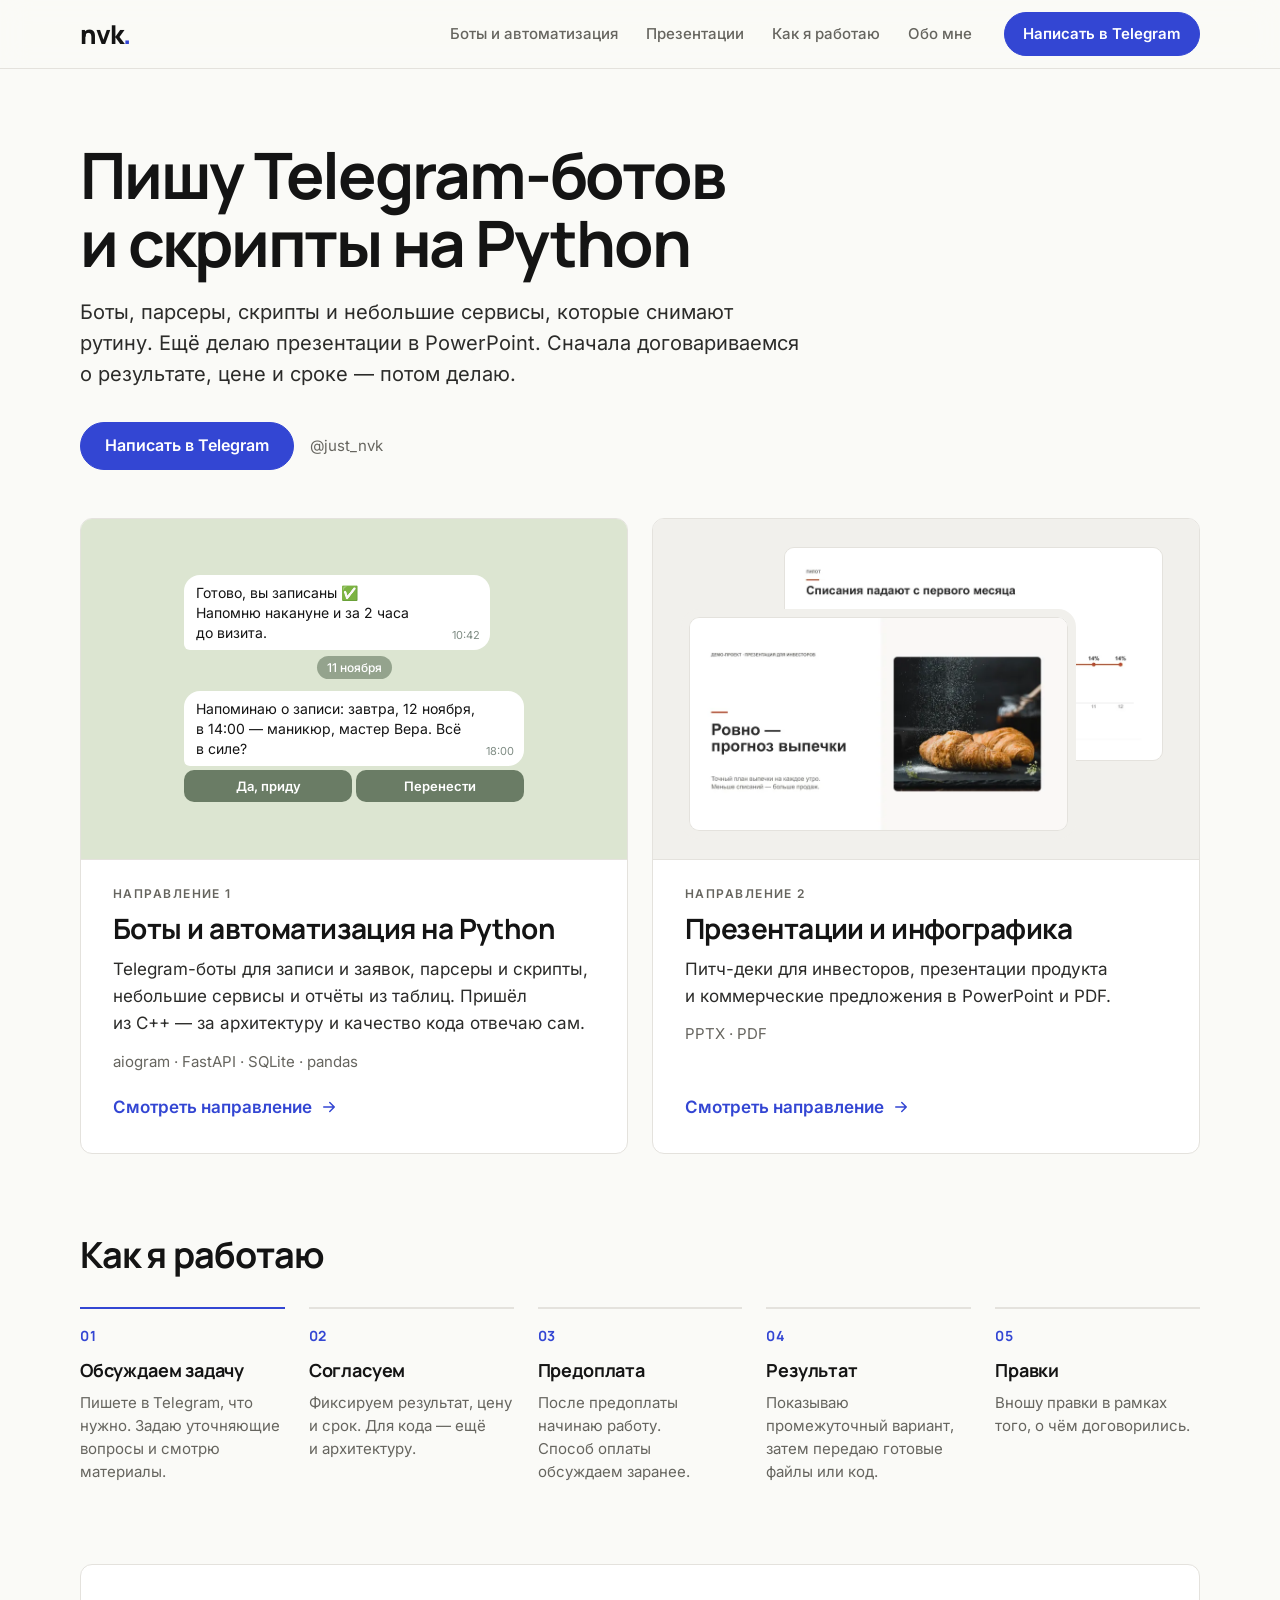
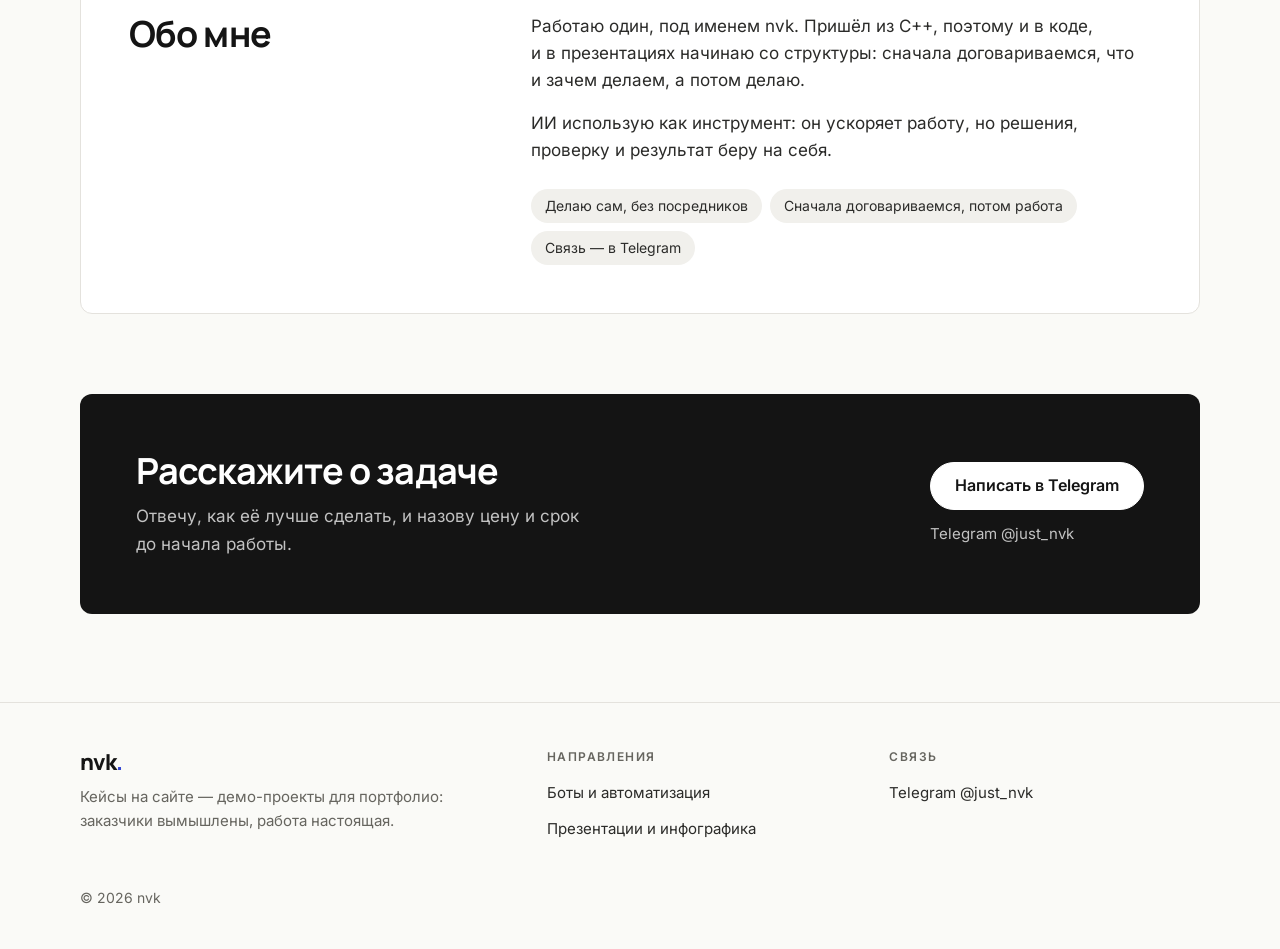
<file: docs/index.html>
<!doctype html>
<html lang="ru">
<head>
<meta charset="utf-8">
<meta name="viewport" content="width=device-width, initial-scale=1">
<title>nvk — Telegram-боты и автоматизация на Python</title>
<meta name="description" content="Пишу Telegram-ботов, парсеры, скрипты и небольшие сервисы на Python, делаю презентации в PowerPoint. Сначала договариваемся о результате, цене и сроке — потом делаю.">
<meta property="og:type" content="website">
<meta property="og:locale" content="ru_RU">
<meta property="og:site_name" content="nvk">
<meta property="og:title" content="nvk — Telegram-боты и автоматизация на Python">
<meta property="og:description" content="Пишу Telegram-ботов, парсеры, скрипты и небольшие сервисы на Python, делаю презентации в PowerPoint. Сначала договариваемся о результате, цене и сроке — потом делаю.">
<link rel="canonical" href="https://just-nvk.github.io/">
<meta property="og:url" content="https://just-nvk.github.io/">
<meta property="og:image" content="https://just-nvk.github.io/assets/img/og/hub.png">
<meta property="og:image:width" content="1200">
<meta property="og:image:height" content="630">
<meta name="twitter:card" content="summary_large_image">
<meta name="theme-color" content="#FAFAF7">
<meta name="color-scheme" content="light">
<link rel="icon" href="favicon.svg" type="image/svg+xml">
<link rel="apple-touch-icon" href="apple-touch-icon.png">
<link rel="preload" href="assets/fonts/inter-cyrillic.woff2" as="font" type="font/woff2" crossorigin>
<link rel="preload" href="assets/fonts/manrope-cyrillic.woff2" as="font" type="font/woff2" crossorigin>
<link rel="stylesheet" href="assets/css/site.css?v=3607f835">
</head>
<body>
<a class="skip" href="#main">Перейти к содержанию</a>
<header class="site-header"><div class="container site-header__in">
<a class="wordmark" href="./" aria-label="nvk — на главную">nvk<i>.</i></a>
<nav class="nav" aria-label="Разделы"><a href="dev/">Боты и автоматизация</a><a href="design/">Презентации</a><a href="#process">Как я работаю</a><a href="#about">Обо мне</a></nav>
<a class="btn btn--primary btn--sm" href="https://t.me/just_nvk" target="_blank" rel="noopener">Написать в Telegram</a>
</div></header>
<main id="main">
<section class="hero hero--hub"><div class="container">
<h1>Пишу Telegram-ботов и скрипты на Python</h1>
<p class="lead">Боты, парсеры, скрипты и небольшие сервисы, которые снимают рутину. Ещё делаю презентации в PowerPoint. Сначала договариваемся о результате, цене и сроке — потом делаю.</p>
<div class="hero__actions"><a class="btn btn--primary" href="https://t.me/just_nvk" target="_blank" rel="noopener">Написать в Telegram</a><span class="hero__note">@just_nvk</span></div>
</div></section>
<section class="section section--dirs" aria-label="Направления"><div class="container"><div class="dirs">
<a class="dir" href="dev/">
<div class="dir__media dir__media--chat"><div class="chat-snippet chat-snippet--full" role="img" aria-label="Пример: бот подтверждает запись, а накануне визита напоминает о ней и предлагает кнопки «Да, приду» и «Перенести»"><div class="chat-col" aria-hidden="true">
<div class="tg-msg">Готово, вы записаны ✅
Напомню накануне и за 2 часа до визита.<time>10:42</time></div>
<span class="tg-pill">11 ноября</span>
<div class="tg-group"><div class="tg-msg">Напоминаю о записи: завтра, 12 ноября, в 14:00 — маникюр, мастер Вера. Всё в силе?<time>18:00</time></div><div class="tg-kb tg-kb--2"><span>Да, приду</span><span>Перенести</span></div></div>
</div></div></div>
<div class="dir__body"><span class="dir__label">Направление 1</span><h2>Боты и автоматизация на Python</h2><p>Telegram-боты для записи и заявок, парсеры и скрипты, небольшие сервисы и отчёты из таблиц. Пришёл из C++ — за архитектуру и качество кода отвечаю сам.</p><p class="dir__meta">aiogram · FastAPI · SQLite · pandas</p><span class="link-more">Смотреть направление <svg viewBox="0 0 24 24" fill="none" stroke="currentColor" stroke-width="2" stroke-linecap="round" stroke-linejoin="round" aria-hidden="true"><path d="M5 12h14M13 6l6 6-6 6"/></svg></span></div>
</a>
<a class="dir" href="design/">
<div class="dir__media"><div class="deck-stack">
<img class="deck-stack__back" src="assets/img/rovno/slide-06-800.webp" srcset="assets/img/rovno/slide-06-800.webp 800w, assets/img/rovno/slide-06-1600.webp 1600w" sizes="(max-width: 899px) 90vw, 440px" width="1600" height="900" alt="Слайд «Пилот» из питч-дека «Ровно» с диаграммой списаний" loading="lazy" decoding="async">
<img class="deck-stack__front" src="assets/img/rovno/slide-01-800.webp" srcset="assets/img/rovno/slide-01-800.webp 800w, assets/img/rovno/slide-01-1600.webp 1600w" sizes="(max-width: 899px) 90vw, 440px" width="1600" height="900" alt="Обложка питч-дека «Ровно»" loading="lazy" decoding="async">
</div></div>
<div class="dir__body"><span class="dir__label">Направление 2</span><h2>Презентации и инфографика</h2><p><span class="nw">Питч-деки</span> для инвесторов, презентации продукта и коммерческие предложения в PowerPoint и PDF.</p><p class="dir__meta">PPTX · PDF</p><span class="link-more">Смотреть направление <svg viewBox="0 0 24 24" fill="none" stroke="currentColor" stroke-width="2" stroke-linecap="round" stroke-linejoin="round" aria-hidden="true"><path d="M5 12h14M13 6l6 6-6 6"/></svg></span></div>
</a>
</div></div></section>
<section class="section" id="process" aria-labelledby="process-title"><div class="container">
<div class="section__head"><h2 id="process-title">Как я работаю</h2></div>
<ol class="steps"><li><h3>Обсуждаем задачу</h3><p>Пишете в Telegram, что нужно. Задаю уточняющие вопросы и смотрю материалы.</p></li><li><h3>Согласуем</h3><p>Фиксируем результат, цену и срок. Для кода — ещё и архитектуру.</p></li><li><h3>Предоплата</h3><p>После предоплаты начинаю работу. Способ оплаты обсуждаем заранее.</p></li><li><h3>Результат</h3><p>Показываю промежуточный вариант, затем передаю готовые файлы или код.</p></li><li><h3>Правки</h3><p>Вношу правки в рамках того, о чём договорились.</p></li></ol>
</div></section>
<section class="section" id="about" aria-labelledby="about-title"><div class="container"><div class="about">
<h2 id="about-title">Обо мне</h2>
<div class="about__text"><p>Работаю один, под именем nvk. Пришёл из C++, поэтому и в коде, и в презентациях начинаю со структуры: сначала договариваемся, что и зачем делаем, а потом делаю.</p><p>ИИ использую как инструмент: он ускоряет работу, но решения, проверку и результат беру на себя.</p><ul class="about__facts"><li>Делаю сам, без посредников</li><li>Сначала договариваемся, потом работа</li><li>Связь — в Telegram</li></ul></div>
</div></div></section>
<section class="section" aria-labelledby="cta-title"><div class="container"><div class="cta-band">
<div><h2 id="cta-title">Расскажите о задаче</h2><p>Отвечу, как её лучше сделать, и назову цену и срок до начала работы.</p></div>
<div class="cta-band__act"><a class="btn btn--light" href="https://t.me/just_nvk" target="_blank" rel="noopener">Написать в Telegram</a><span class="cta-band__handle">Telegram @just_nvk</span></div>
</div></div></section>
</main>
<footer class="site-footer"><div class="container">
<div class="site-footer__grid">
<div class="site-footer__about"><a class="wordmark" href="./" aria-label="nvk — на главную">nvk<i>.</i></a><p>Кейсы на сайте — <span class="nw">демо-проекты</span> для портфолио: заказчики вымышлены, работа настоящая.</p></div>
<div><h2>Направления</h2><ul><li><a href="dev/">Боты и автоматизация</a></li><li><a href="design/">Презентации и инфографика</a></li></ul></div>
<div><h2>Связь</h2><ul><li><a href="https://t.me/just_nvk" target="_blank" rel="noopener">Telegram @just_nvk</a></li></ul></div>
</div>
<p class="site-footer__copy">© 2026 nvk</p>
</div></footer>
</body>
</html>
</file>
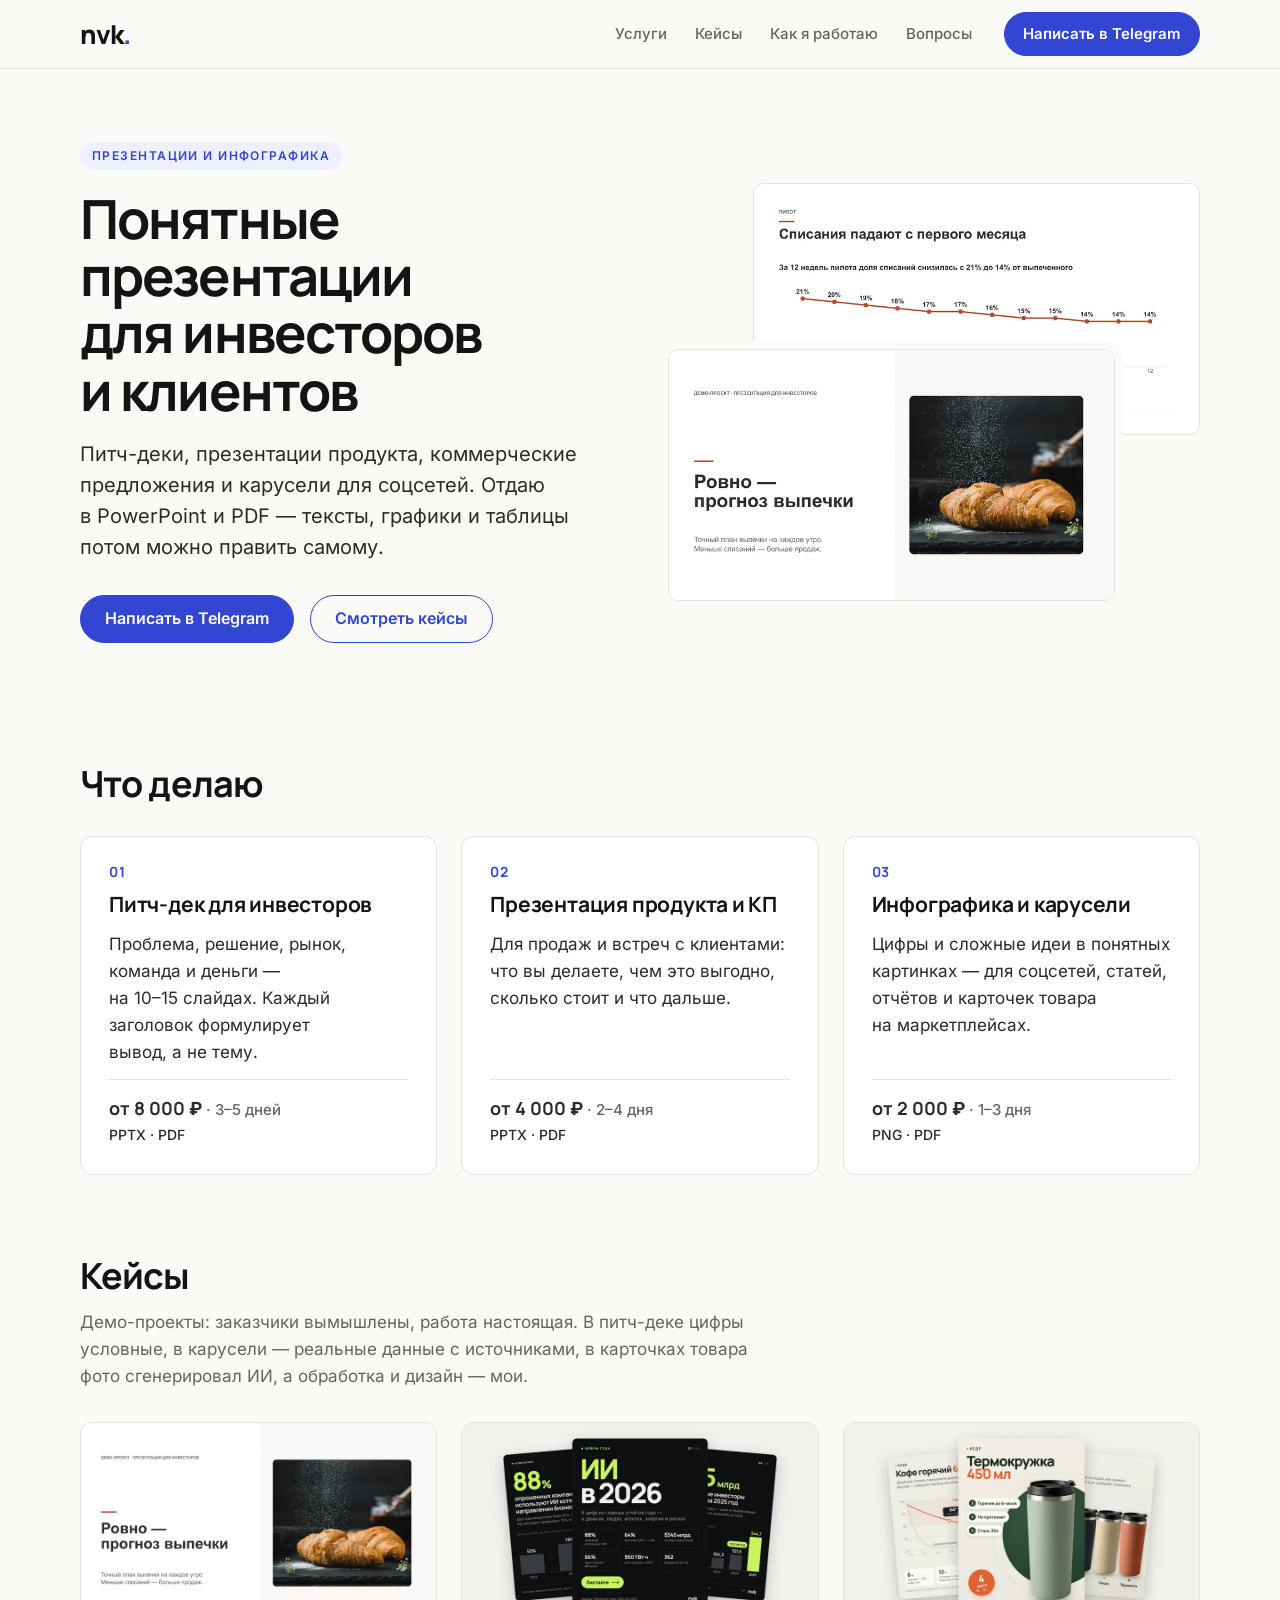
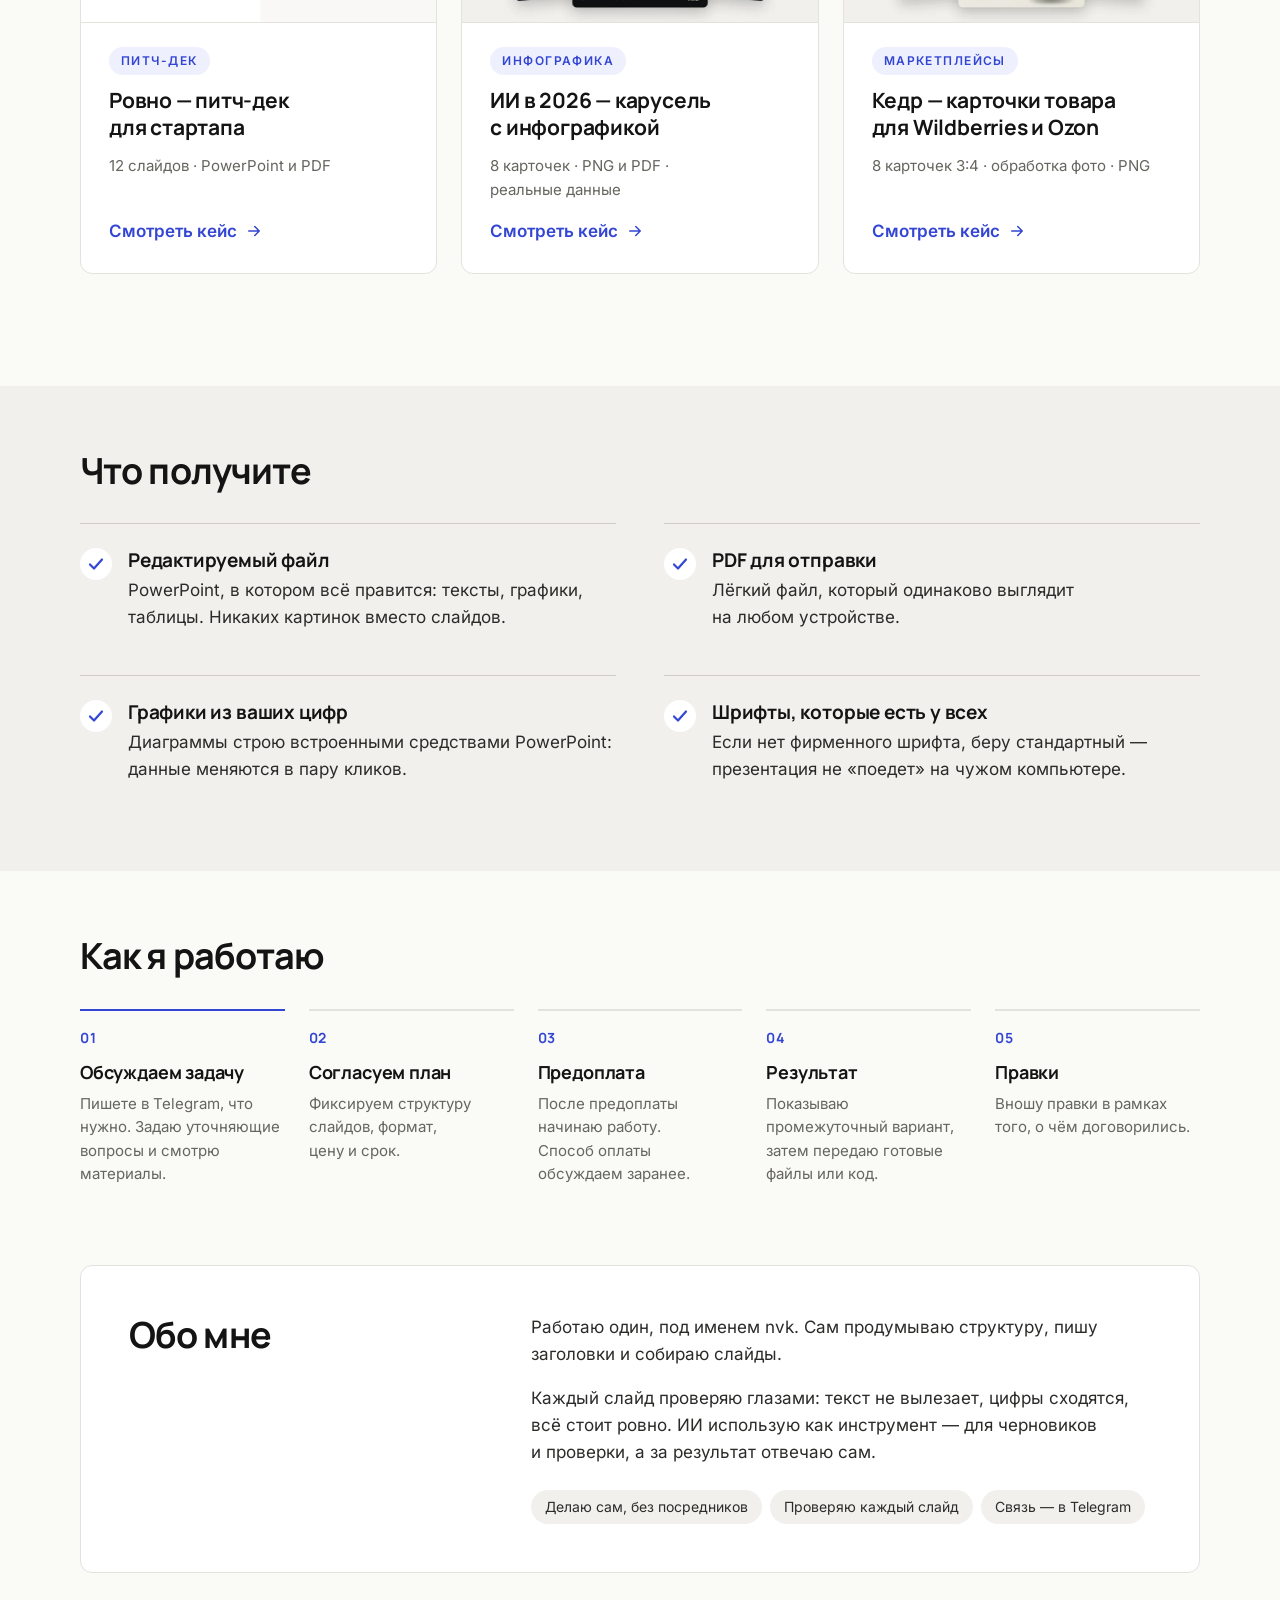
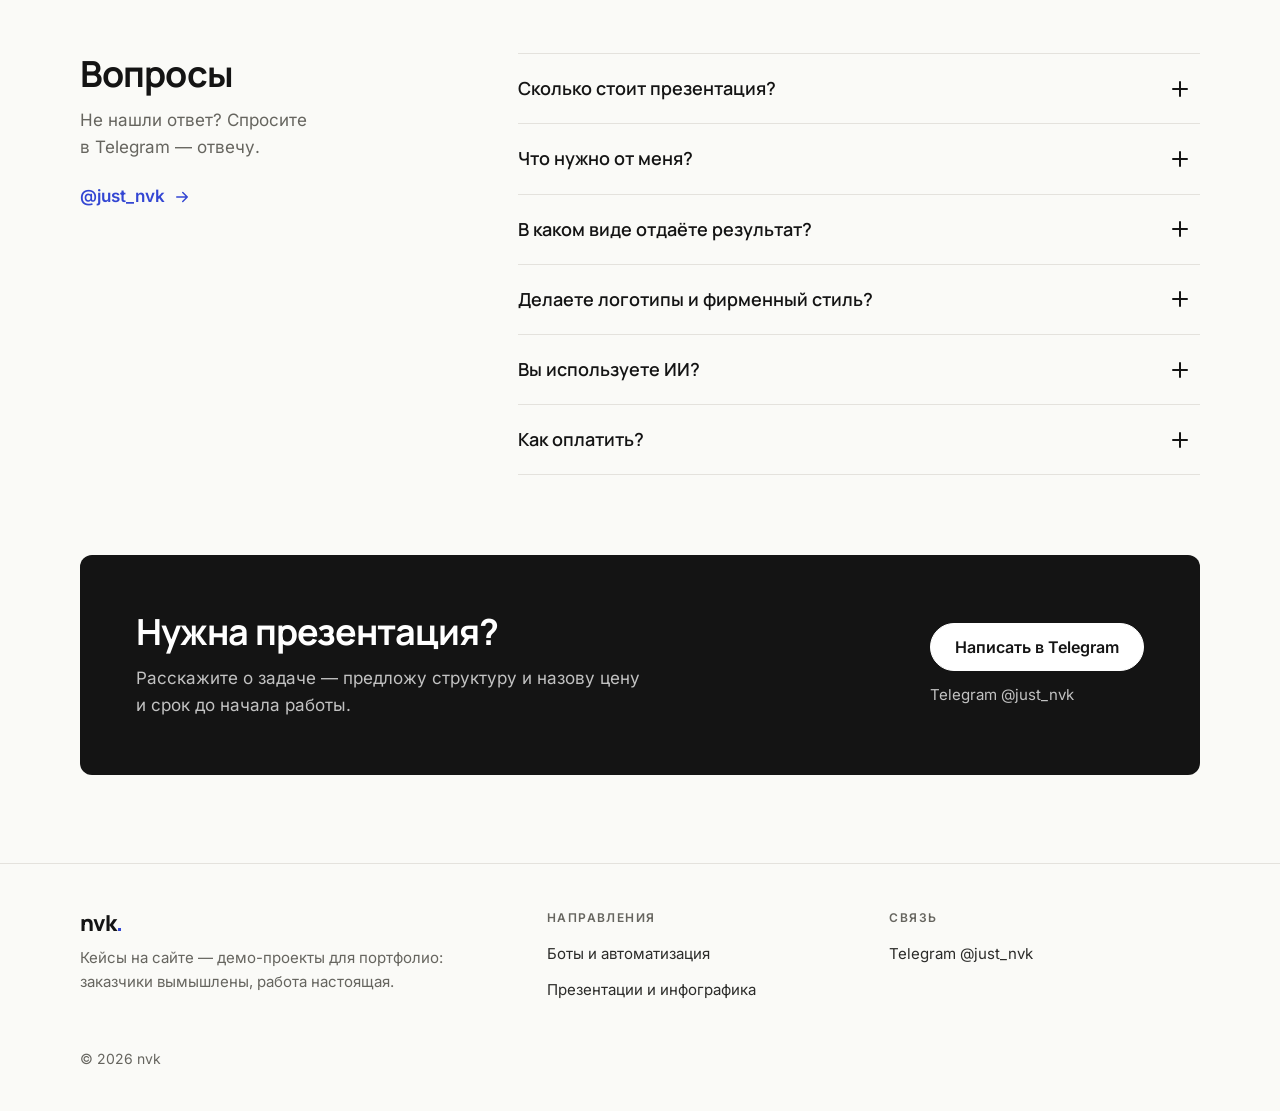
<file: docs/design/index.html>
<!doctype html>
<html lang="ru">
<head>
<meta charset="utf-8">
<meta name="viewport" content="width=device-width, initial-scale=1">
<title>Презентации и инфографика — nvk</title>
<meta name="description" content="Питч-деки, презентации продукта, коммерческие предложения, карусели и карточки для маркетплейсов. PowerPoint, PDF и PNG.">
<meta property="og:type" content="website">
<meta property="og:locale" content="ru_RU">
<meta property="og:site_name" content="nvk">
<meta property="og:title" content="Презентации и инфографика — nvk">
<meta property="og:description" content="Питч-деки, презентации продукта, коммерческие предложения, карусели и карточки для маркетплейсов. PowerPoint, PDF и PNG.">
<link rel="canonical" href="https://just-nvk.github.io/design/">
<meta property="og:url" content="https://just-nvk.github.io/design/">
<meta property="og:image" content="https://just-nvk.github.io/assets/img/og/design.png">
<meta property="og:image:width" content="1200">
<meta property="og:image:height" content="630">
<meta name="twitter:card" content="summary_large_image">
<meta name="theme-color" content="#FAFAF7">
<meta name="color-scheme" content="light">
<link rel="icon" href="../favicon.svg" type="image/svg+xml">
<link rel="apple-touch-icon" href="../apple-touch-icon.png">
<link rel="preload" href="../assets/fonts/inter-cyrillic.woff2" as="font" type="font/woff2" crossorigin>
<link rel="preload" href="../assets/fonts/manrope-cyrillic.woff2" as="font" type="font/woff2" crossorigin>
<link rel="stylesheet" href="../assets/css/site.css?v=3607f835">
</head>
<body>
<a class="skip" href="#main">Перейти к содержанию</a>
<header class="site-header"><div class="container site-header__in">
<a class="wordmark" href="../" aria-label="nvk — на главную">nvk<i>.</i></a>
<nav class="nav" aria-label="Разделы"><a href="#services">Услуги</a><a href="#cases">Кейсы</a><a href="#process">Как я работаю</a><a href="#faq">Вопросы</a></nav>
<a class="btn btn--primary btn--sm" href="https://t.me/just_nvk" target="_blank" rel="noopener">Написать в Telegram</a>
</div></header>
<main id="main">
<section class="hero hero--design"><div class="container hero__grid">
<div class="hero__text"><span class="kicker">Презентации и инфографика</span>
<h1>Понятные презентации для инвесторов и клиентов</h1>
<p class="lead"><span class="nw">Питч-деки</span>, презентации продукта, коммерческие предложения и карусели для соцсетей. Отдаю в PowerPoint и PDF — тексты, графики и таблицы потом можно править самому.</p>

<div class="hero__actions"><a class="btn btn--primary" href="https://t.me/just_nvk" target="_blank" rel="noopener">Написать в Telegram</a><a class="btn btn--ghost" href="#cases">Смотреть кейсы</a></div></div>
<div class="hero__visual"><div class="deck-stack">
<img class="deck-stack__back" src="../assets/img/rovno/slide-06-800.webp" srcset="../assets/img/rovno/slide-06-800.webp 800w, ../assets/img/rovno/slide-06-1600.webp 1600w" sizes="(max-width: 899px) 90vw, 500px" width="1600" height="900" alt="Слайд «Пилот» из питч-дека «Ровно» с диаграммой списаний" fetchpriority="high" decoding="async">
<img class="deck-stack__front" src="../assets/img/rovno/slide-01-800.webp" srcset="../assets/img/rovno/slide-01-800.webp 800w, ../assets/img/rovno/slide-01-1600.webp 1600w" sizes="(max-width: 899px) 90vw, 500px" width="1600" height="900" alt="Обложка питч-дека «Ровно»" fetchpriority="high" decoding="async">
</div></div>
</div></section>
<section class="section" id="services" aria-labelledby="services-title"><div class="container">
<div class="section__head"><h2 id="services-title">Что делаю</h2></div>
<ul class="svc"><li><h3><span class="nw">Питч-дек</span> для инвесторов</h3><p>Проблема, решение, рынок, команда и деньги — на <span class="nw">10–15</span> слайдах. Каждый заголовок формулирует вывод, а не тему.</p><div class="svc__foot"><p class="svc__price">от 8 000 ₽<span> · <span class="nw">3–5</span> дней</span></p><p class="svc__meta">PPTX · PDF</p></div></li><li><h3>Презентация продукта и КП</h3><p>Для продаж и встреч с клиентами: что вы делаете, чем это выгодно, сколько стоит и что дальше.</p><div class="svc__foot"><p class="svc__price">от 4 000 ₽<span> · <span class="nw">2–4</span> дня</span></p><p class="svc__meta">PPTX · PDF</p></div></li><li><h3>Инфографика и карусели</h3><p>Цифры и сложные идеи в понятных картинках — для соцсетей, статей, отчётов и карточек товара на маркетплейсах.</p><div class="svc__foot"><p class="svc__price">от 2 000 ₽<span> · <span class="nw">1–3</span> дня</span></p><p class="svc__meta">PNG · PDF</p></div></li></ul>
</div></section>
<section class="section" id="cases" aria-labelledby="cases-title"><div class="container">
<div class="section__head"><h2 id="cases-title">Кейсы</h2><p><span class="nw">Демо-проекты</span>: заказчики вымышлены, работа настоящая. В <span class="nw">питч-деке</span> цифры условные, в карусели — реальные данные с источниками, в карточках товара фото сгенерировал ИИ, а обработка и дизайн — мои.</p></div>
<div class="cards"><a class="card" href="../cases/rovno/"><div class="card__media"><img src="../assets/img/rovno/slide-01-800.webp" srcset="../assets/img/rovno/slide-01-800.webp 800w, ../assets/img/rovno/slide-01-1600.webp 1600w" sizes="(max-width: 899px) 100vw, 540px" width="1600" height="900" alt="Обложка питч-дека «Ровно»: прогноз выпечки для кофеен" loading="lazy" decoding="async"></div><div class="card__body"><div class="card__tags"><span class="kicker"><span class="nw">Питч-дек</span></span></div><h3>Ровно — <span class="nw">питч-дек</span> для стартапа</h3><p class="card__meta">12 слайдов · PowerPoint и PDF</p><span class="link-more">Смотреть кейс <svg viewBox="0 0 24 24" fill="none" stroke="currentColor" stroke-width="2" stroke-linecap="round" stroke-linejoin="round" aria-hidden="true"><path d="M5 12h14M13 6l6 6-6 6"/></svg></span></div></a>
<a class="card" href="../cases/ai-2026/"><div class="card__media"><img src="../assets/img/ai/cover-800.webp" srcset="../assets/img/ai/cover-800.webp 800w, ../assets/img/ai/cover-1600.webp 1600w" sizes="(max-width: 899px) 100vw, 540px" width="1600" height="900" alt="Три карточки карусели «ИИ в 2026»: обложка, 88% компаний используют ИИ и $345 млрд инвестиций" loading="lazy" decoding="async"></div><div class="card__body"><div class="card__tags"><span class="kicker">Инфографика</span></div><h3>ИИ в 2026 — карусель с инфографикой</h3><p class="card__meta">8 карточек · PNG и PDF · реальные данные</p><span class="link-more">Смотреть кейс <svg viewBox="0 0 24 24" fill="none" stroke="currentColor" stroke-width="2" stroke-linecap="round" stroke-linejoin="round" aria-hidden="true"><path d="M5 12h14M13 6l6 6-6 6"/></svg></span></div></a>
<a class="card" href="../cases/kedr/"><div class="card__media"><img src="../assets/img/kedr/cover-800.webp" srcset="../assets/img/kedr/cover-800.webp 800w, ../assets/img/kedr/cover-1600.webp 1600w" sizes="(max-width: 899px) 100vw, 540px" width="1600" height="900" alt="Три карточки термокружки «Кедр»: обложка, график остывания и четыре цвета" loading="lazy" decoding="async"></div><div class="card__body"><div class="card__tags"><span class="kicker">Маркетплейсы</span></div><h3>Кедр — карточки товара для Wildberries и Ozon</h3><p class="card__meta">8 карточек 3:4 · обработка фото · PNG</p><span class="link-more">Смотреть кейс <svg viewBox="0 0 24 24" fill="none" stroke="currentColor" stroke-width="2" stroke-linecap="round" stroke-linejoin="round" aria-hidden="true"><path d="M5 12h14M13 6l6 6-6 6"/></svg></span></div></a></div>
</div></section>
<section class="section--band" id="benefits" aria-labelledby="benefits-title"><div class="container">
<div class="section__head"><h2 id="benefits-title">Что получите</h2></div>
<ul class="benefits"><li><svg viewBox="0 0 32 32" aria-hidden="true"><circle cx="16" cy="16" r="16" fill="#FFFFFF"/><path d="M10 16.5l4 4 8-9" fill="none" stroke="#3346D3" stroke-width="2.2" stroke-linecap="round" stroke-linejoin="round"/></svg><h3>Редактируемый файл</h3><p>PowerPoint, в котором всё правится: тексты, графики, таблицы. Никаких картинок вместо слайдов.</p></li><li><svg viewBox="0 0 32 32" aria-hidden="true"><circle cx="16" cy="16" r="16" fill="#FFFFFF"/><path d="M10 16.5l4 4 8-9" fill="none" stroke="#3346D3" stroke-width="2.2" stroke-linecap="round" stroke-linejoin="round"/></svg><h3>PDF для отправки</h3><p>Лёгкий файл, который одинаково выглядит на любом устройстве.</p></li><li><svg viewBox="0 0 32 32" aria-hidden="true"><circle cx="16" cy="16" r="16" fill="#FFFFFF"/><path d="M10 16.5l4 4 8-9" fill="none" stroke="#3346D3" stroke-width="2.2" stroke-linecap="round" stroke-linejoin="round"/></svg><h3>Графики из ваших цифр</h3><p>Диаграммы строю встроенными средствами PowerPoint: данные меняются в пару кликов.</p></li><li><svg viewBox="0 0 32 32" aria-hidden="true"><circle cx="16" cy="16" r="16" fill="#FFFFFF"/><path d="M10 16.5l4 4 8-9" fill="none" stroke="#3346D3" stroke-width="2.2" stroke-linecap="round" stroke-linejoin="round"/></svg><h3>Шрифты, которые есть у всех</h3><p>Если нет фирменного шрифта, беру стандартный — презентация не «поедет» на чужом компьютере.</p></li></ul>
</div></section>
<section class="section" id="process" aria-labelledby="process-title"><div class="container">
<div class="section__head"><h2 id="process-title">Как я работаю</h2></div>
<ol class="steps"><li><h3>Обсуждаем задачу</h3><p>Пишете в Telegram, что нужно. Задаю уточняющие вопросы и смотрю материалы.</p></li><li><h3>Согласуем план</h3><p>Фиксируем структуру слайдов, формат, цену и срок.</p></li><li><h3>Предоплата</h3><p>После предоплаты начинаю работу. Способ оплаты обсуждаем заранее.</p></li><li><h3>Результат</h3><p>Показываю промежуточный вариант, затем передаю готовые файлы или код.</p></li><li><h3>Правки</h3><p>Вношу правки в рамках того, о чём договорились.</p></li></ol>
</div></section>
<section class="section" id="about" aria-labelledby="about-title"><div class="container"><div class="about">
<h2 id="about-title">Обо мне</h2>
<div class="about__text"><p>Работаю один, под именем nvk. Сам продумываю структуру, пишу заголовки и собираю слайды.</p><p>Каждый слайд проверяю глазами: текст не вылезает, цифры сходятся, всё стоит ровно. ИИ использую как инструмент — для черновиков и проверки, а за результат отвечаю сам.</p><ul class="about__facts"><li>Делаю сам, без посредников</li><li>Проверяю каждый слайд</li><li>Связь — в Telegram</li></ul></div>
</div></div></section>
<section class="section" id="faq" aria-labelledby="faq-title"><div class="container faq-wrap">
<div class="faq-wrap__head"><h2 id="faq-title">Вопросы</h2><p>Не нашли ответ? Спросите в Telegram — отвечу.</p><a class="link-more" href="https://t.me/just_nvk" target="_blank" rel="noopener">@just_nvk <svg viewBox="0 0 24 24" fill="none" stroke="currentColor" stroke-width="2" stroke-linecap="round" stroke-linejoin="round" aria-hidden="true"><path d="M5 12h14M13 6l6 6-6 6"/></svg></a></div>
<div class="faq"><details><summary>Сколько стоит презентация?</summary><p><span class="nw">Питч-дек</span> — от 8 000 ₽, презентация продукта или КП — от 4 000 ₽, карусель — от 2 000 ₽. Точную цену и срок называю до начала работы: они зависят от объёма и того, какие материалы уже есть.</p></details><details><summary>Что нужно от меня?</summary><p>Тексты, цифры и логотип — или просто черновик либо старая презентация. Если материалов мало, помогу со структурой и формулировками.</p></details><details><summary>В каком виде отдаёте результат?</summary><p>Презентации — в PowerPoint (PPTX) и PDF. Инфографику — в PNG и PDF. В PPTX всё редактируется: тексты, графики и таблицы.</p></details><details><summary>Делаете логотипы и фирменный стиль?</summary><p>Нет. Если у вас есть брендбук, следую ему. Если нет, подберу аккуратное оформление под вашу компанию.</p></details><details><summary>Вы используете ИИ?</summary><p>Да, как инструмент: для черновиков и проверки. Структуру, тексты и каждый слайд проверяю сам и отвечаю за результат.</p></details><details><summary>Как оплатить?</summary><p>Работаю по предоплате. Способ оплаты обсуждаем до старта.</p></details></div>
</div></section>
<section class="section" aria-labelledby="cta-title"><div class="container"><div class="cta-band">
<div><h2 id="cta-title">Нужна презентация?</h2><p>Расскажите о задаче — предложу структуру и назову цену и срок до начала работы.</p></div>
<div class="cta-band__act"><a class="btn btn--light" href="https://t.me/just_nvk" target="_blank" rel="noopener">Написать в Telegram</a><span class="cta-band__handle">Telegram @just_nvk</span></div>
</div></div></section>
</main>
<footer class="site-footer"><div class="container">
<div class="site-footer__grid">
<div class="site-footer__about"><a class="wordmark" href="../" aria-label="nvk — на главную">nvk<i>.</i></a><p>Кейсы на сайте — <span class="nw">демо-проекты</span> для портфолио: заказчики вымышлены, работа настоящая.</p></div>
<div><h2>Направления</h2><ul><li><a href="../dev/">Боты и автоматизация</a></li><li><a href="../design/">Презентации и инфографика</a></li></ul></div>
<div><h2>Связь</h2><ul><li><a href="https://t.me/just_nvk" target="_blank" rel="noopener">Telegram @just_nvk</a></li></ul></div>
</div>
<p class="site-footer__copy">© 2026 nvk</p>
</div></footer>
</body>
</html>
</file>
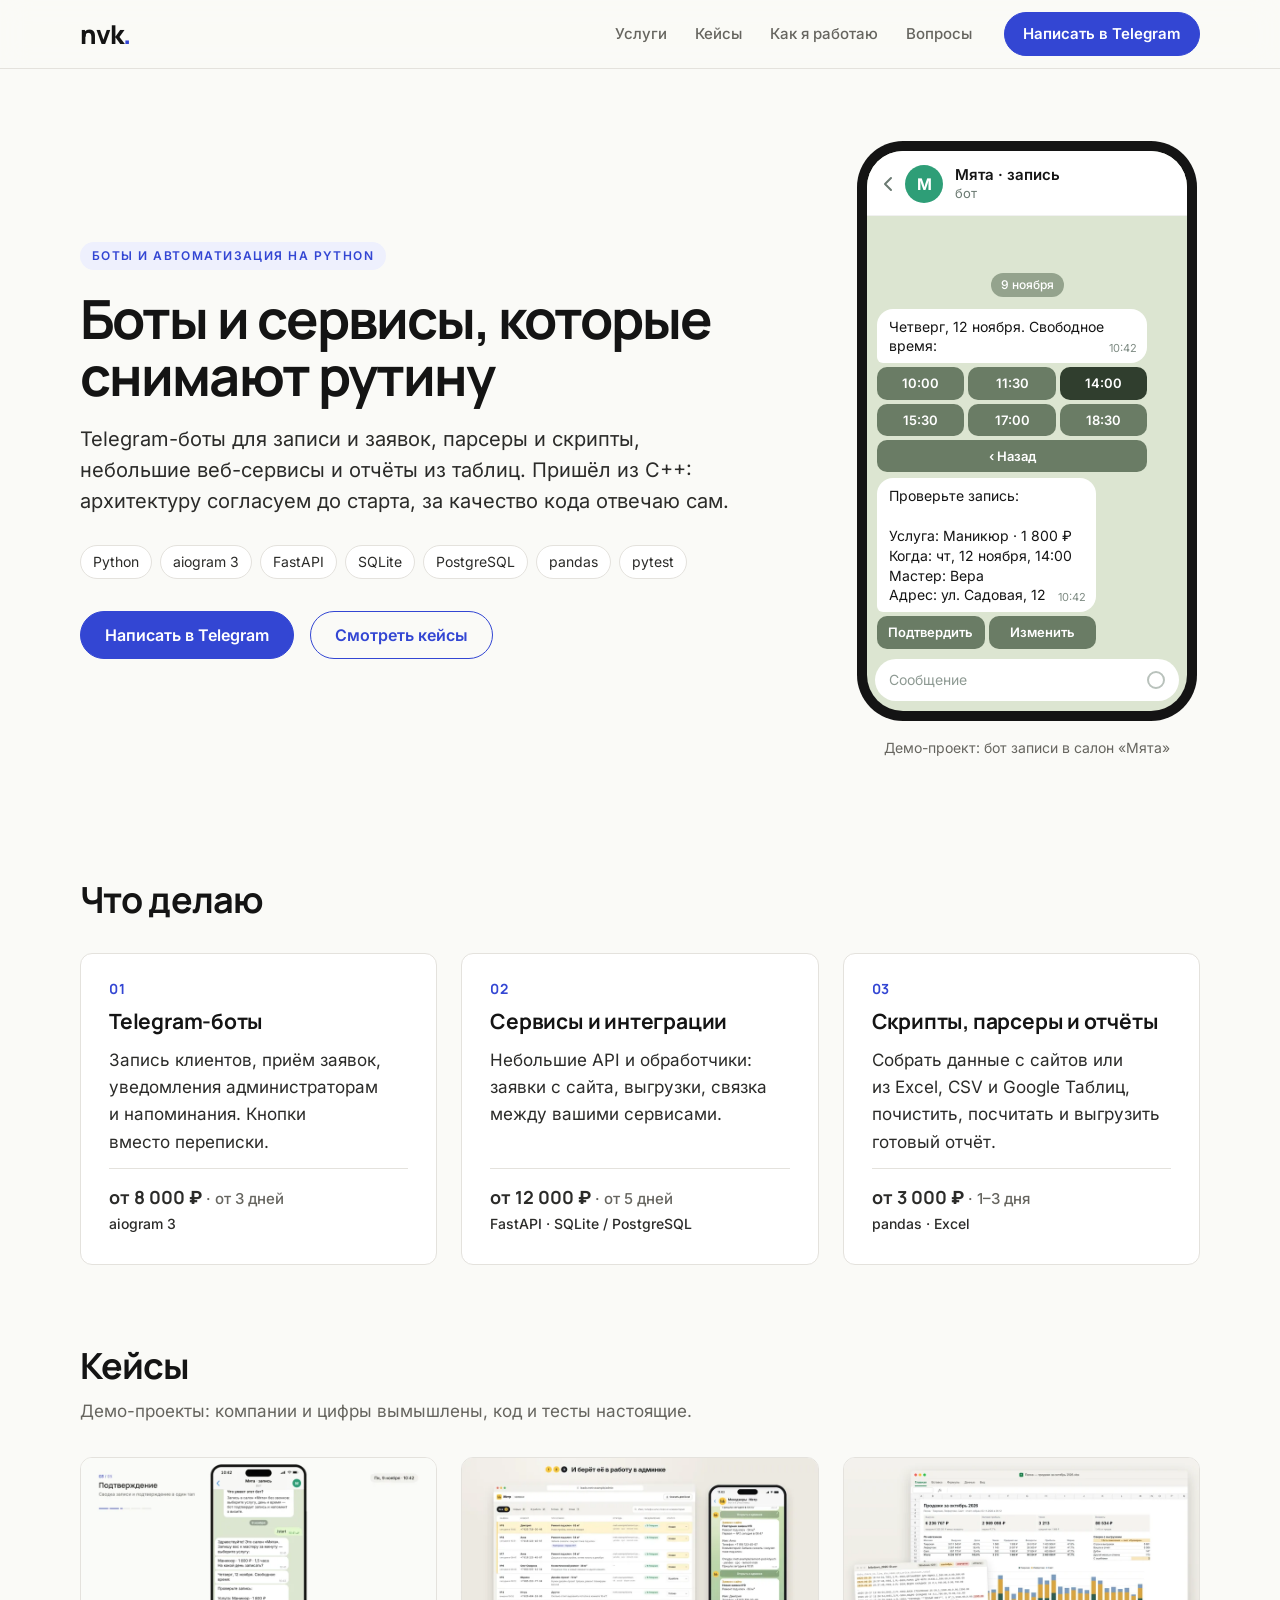
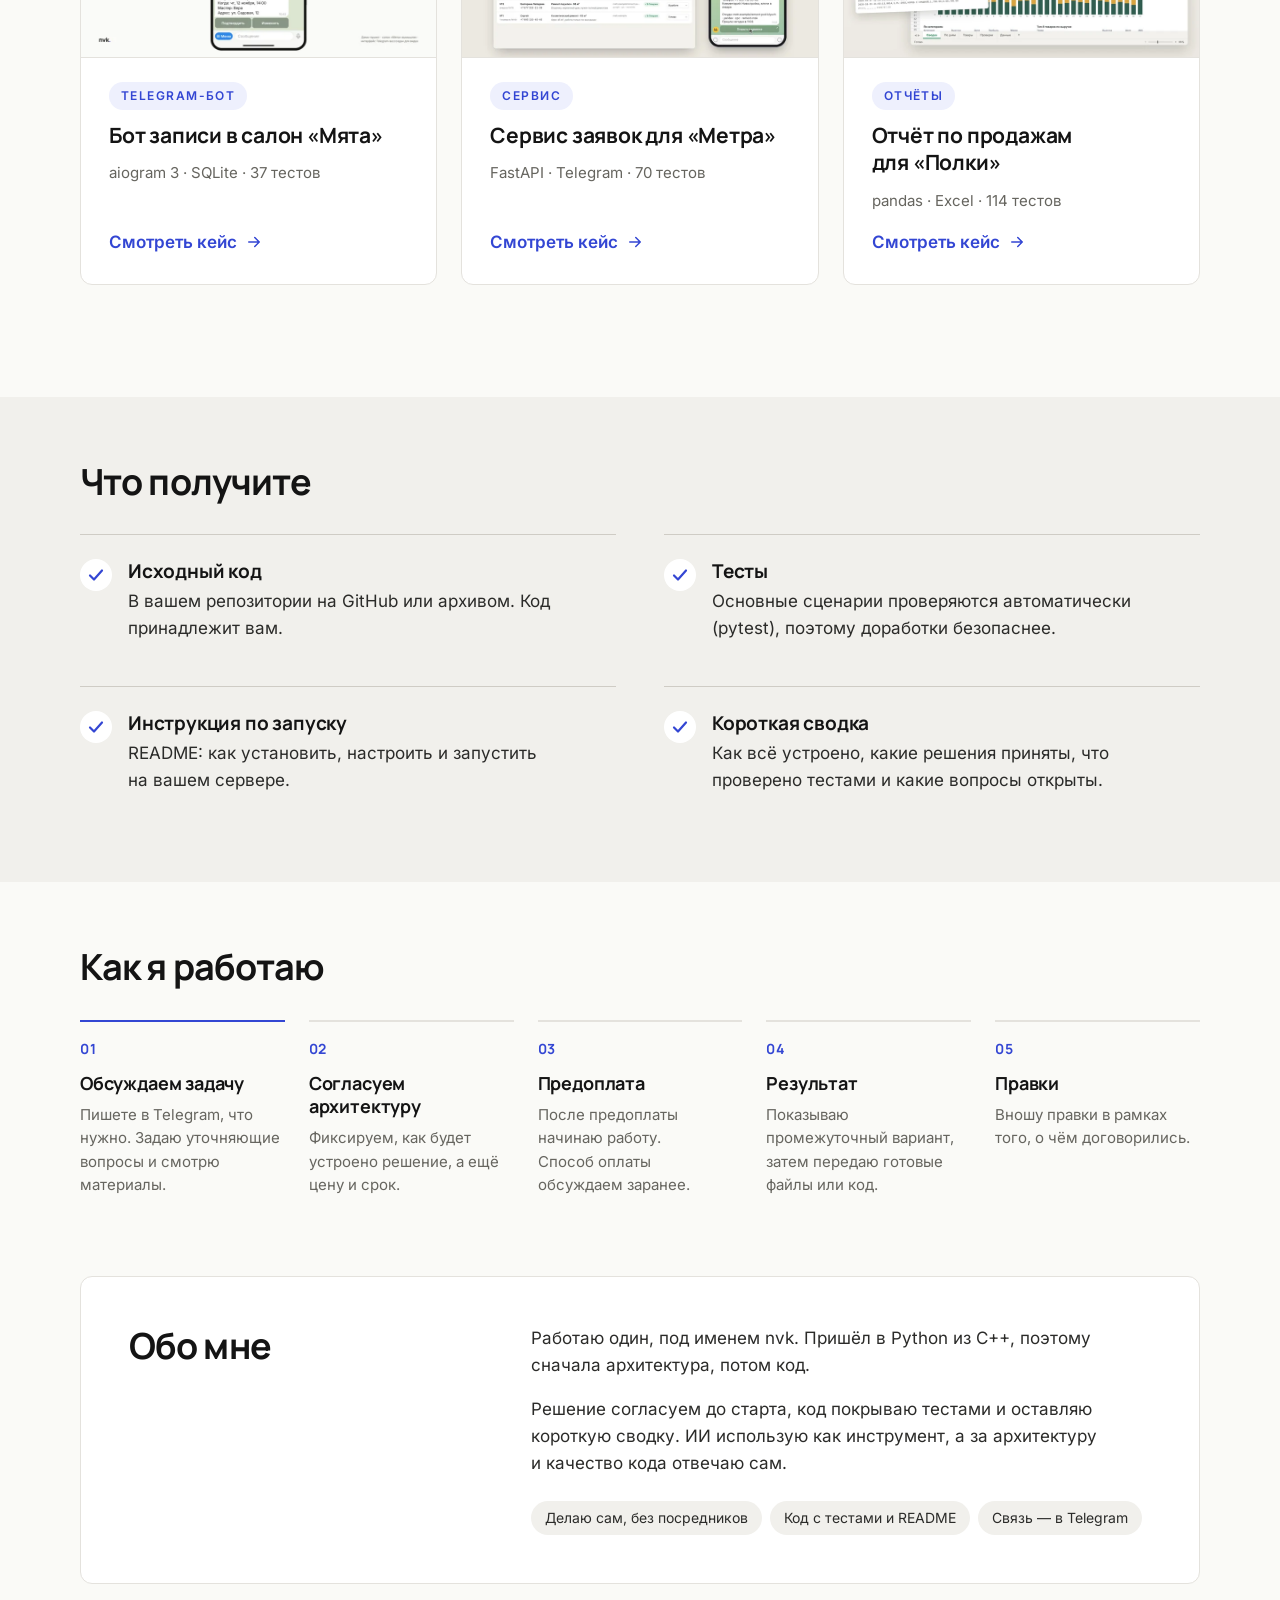
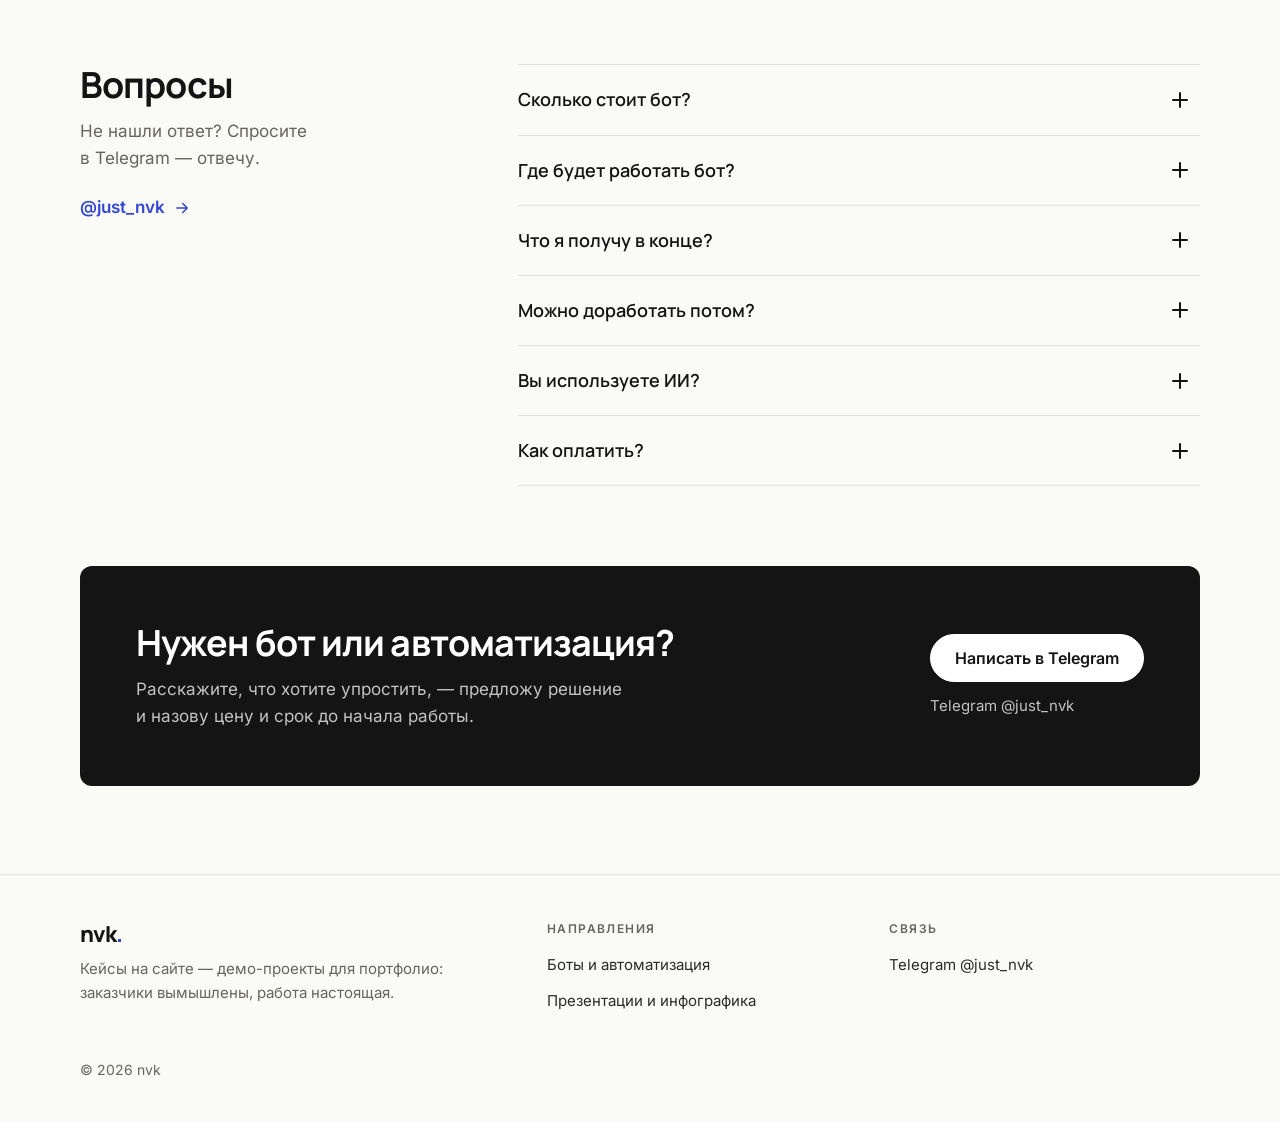
<file: docs/dev/index.html>
<!doctype html>
<html lang="ru">
<head>
<meta charset="utf-8">
<meta name="viewport" content="width=device-width, initial-scale=1">
<title>Боты и автоматизация на Python — nvk</title>
<meta name="description" content="Telegram-боты, парсеры, скрипты и небольшие сервисы на Python. Архитектуру согласуем до старта, код с тестами и инструкцией.">
<meta property="og:type" content="website">
<meta property="og:locale" content="ru_RU">
<meta property="og:site_name" content="nvk">
<meta property="og:title" content="Боты и автоматизация на Python — nvk">
<meta property="og:description" content="Telegram-боты, парсеры, скрипты и небольшие сервисы на Python. Архитектуру согласуем до старта, код с тестами и инструкцией.">
<link rel="canonical" href="https://just-nvk.github.io/dev/">
<meta property="og:url" content="https://just-nvk.github.io/dev/">
<meta property="og:image" content="https://just-nvk.github.io/assets/img/og/dev.png">
<meta property="og:image:width" content="1200">
<meta property="og:image:height" content="630">
<meta name="twitter:card" content="summary_large_image">
<meta name="theme-color" content="#FAFAF7">
<meta name="color-scheme" content="light">
<link rel="icon" href="../favicon.svg" type="image/svg+xml">
<link rel="apple-touch-icon" href="../apple-touch-icon.png">
<link rel="preload" href="../assets/fonts/inter-cyrillic.woff2" as="font" type="font/woff2" crossorigin>
<link rel="preload" href="../assets/fonts/manrope-cyrillic.woff2" as="font" type="font/woff2" crossorigin>
<link rel="stylesheet" href="../assets/css/site.css?v=3607f835">
</head>
<body>
<a class="skip" href="#main">Перейти к содержанию</a>
<header class="site-header"><div class="container site-header__in">
<a class="wordmark" href="../" aria-label="nvk — на главную">nvk<i>.</i></a>
<nav class="nav" aria-label="Разделы"><a href="#services">Услуги</a><a href="#cases">Кейсы</a><a href="#process">Как я работаю</a><a href="#faq">Вопросы</a></nav>
<a class="btn btn--primary btn--sm" href="https://t.me/just_nvk" target="_blank" rel="noopener">Написать в Telegram</a>
</div></header>
<main id="main">
<section class="hero hero--dev"><div class="container hero__grid">
<div class="hero__text"><span class="kicker">Боты и автоматизация на Python</span>
<h1>Боты и сервисы, которые снимают рутину</h1>
<p class="lead">Telegram-боты для записи и заявок, парсеры и скрипты, небольшие <span class="nw">веб-сервисы</span> и отчёты из таблиц. Пришёл из C++: архитектуру согласуем до старта, за качество кода отвечаю сам.</p>
<ul class="tags" aria-label="Технологии"><li>Python</li><li>aiogram 3</li><li>FastAPI</li><li>SQLite</li><li>PostgreSQL</li><li>pandas</li><li>pytest</li></ul>
<div class="hero__actions"><a class="btn btn--primary" href="https://t.me/just_nvk" target="_blank" rel="noopener">Написать в Telegram</a><a class="btn btn--ghost" href="#cases">Смотреть кейсы</a></div></div>
<div class="hero__visual"><figure class="phone-wrap">
<div class="phone" role="img" aria-label="Пример диалога: бот «Мята · запись» показывает свободное время, а затем сводку записи с кнопками «Подтвердить» и «Изменить»">
<div class="phone__screen" aria-hidden="true">
<div class="tg-head"><svg class="tg-head__back" viewBox="0 0 10 16"><path d="M8 2L2 8l6 6" fill="none" stroke="currentColor" stroke-width="2" stroke-linecap="round" stroke-linejoin="round"/></svg><span class="tg-ava">М</span><div><b>Мята · запись</b><small>бот</small></div></div>
<div class="tg-chat">
<span class="tg-pill">9 ноября</span>
<div class="tg-group"><div class="tg-msg">Четверг, 12 ноября. Свободное время:<time>10:42</time></div><div class="tg-kb tg-kb--3"><span>10:00</span><span>11:30</span><span class="is-active">14:00</span><span>15:30</span><span>17:00</span><span>18:30</span><span class="is-wide">‹ Назад</span></div></div>
<div class="tg-group"><div class="tg-msg">Проверьте запись:

Услуга: Маникюр · 1 800 ₽
Когда: чт, 12 ноября, 14:00
Мастер: Вера
Адрес: ул. Садовая, 12<time>10:42</time></div><div class="tg-kb tg-kb--2"><span>Подтвердить</span><span>Изменить</span></div></div>
</div>
<div class="tg-input">Сообщение</div>
</div>
</div>
<figcaption class="phone__caption"><span class="nw">Демо-проект</span>: бот записи в салон «Мята»</figcaption>
</figure></div>
</div></section>
<section class="section" id="services" aria-labelledby="services-title"><div class="container">
<div class="section__head"><h2 id="services-title">Что делаю</h2></div>
<ul class="svc"><li><h3>Telegram-боты</h3><p>Запись клиентов, приём заявок, уведомления администраторам и напоминания. Кнопки вместо переписки.</p><div class="svc__foot"><p class="svc__price">от 8 000 ₽<span> · от 3 дней</span></p><p class="svc__meta">aiogram 3</p></div></li><li><h3>Сервисы и интеграции</h3><p>Небольшие API и обработчики: заявки с сайта, выгрузки, связка между вашими сервисами.</p><div class="svc__foot"><p class="svc__price">от 12 000 ₽<span> · от 5 дней</span></p><p class="svc__meta">FastAPI · SQLite / PostgreSQL</p></div></li><li><h3>Скрипты, парсеры и отчёты</h3><p>Собрать данные с сайтов или из Excel, CSV и Google Таблиц, почистить, посчитать и выгрузить готовый отчёт.</p><div class="svc__foot"><p class="svc__price">от 3 000 ₽<span> · <span class="nw">1–3</span> дня</span></p><p class="svc__meta">pandas · Excel</p></div></li></ul>
</div></section>
<section class="section" id="cases" aria-labelledby="cases-title"><div class="container">
<div class="section__head"><h2 id="cases-title">Кейсы</h2><p><span class="nw">Демо-проекты</span>: компании и цифры вымышлены, код и тесты настоящие.</p></div>
<div class="cards"><a class="card" href="../cases/mint-bot/"><div class="card__media"><img src="../assets/img/mint/poster-800.webp" srcset="../assets/img/mint/poster-800.webp 800w, ../assets/img/mint/poster-1600.webp 1600w" sizes="(max-width: 899px) 100vw, 540px" width="1600" height="900" alt="Кадр из видео: бот «Мята · запись» показывает сводку записи с кнопками «Подтвердить» и «Изменить»" loading="lazy" decoding="async"></div><div class="card__body"><div class="card__tags"><span class="kicker">Telegram-бот</span></div><h3>Бот записи в салон «Мята»</h3><p class="card__meta">aiogram 3 · SQLite · 37 тестов</p><span class="link-more">Смотреть кейс <svg viewBox="0 0 24 24" fill="none" stroke="currentColor" stroke-width="2" stroke-linecap="round" stroke-linejoin="round" aria-hidden="true"><path d="M5 12h14M13 6l6 6-6 6"/></svg></span></div></a>
<a class="card" href="../cases/leads/"><div class="card__media"><img src="../assets/img/leads/poster-800.webp" srcset="../assets/img/leads/poster-800.webp 800w, ../assets/img/leads/poster-1600.webp 1600w" sizes="(max-width: 899px) 100vw, 540px" width="1600" height="900" alt="Кадр из видео: админка с заявками и уведомление о новой заявке в Telegram" loading="lazy" decoding="async"></div><div class="card__body"><div class="card__tags"><span class="kicker">Сервис</span></div><h3>Сервис заявок для «Метра»</h3><p class="card__meta">FastAPI · Telegram · 70 тестов</p><span class="link-more">Смотреть кейс <svg viewBox="0 0 24 24" fill="none" stroke="currentColor" stroke-width="2" stroke-linecap="round" stroke-linejoin="round" aria-hidden="true"><path d="M5 12h14M13 6l6 6-6 6"/></svg></span></div></a>
<a class="card" href="../cases/polka/"><div class="card__media"><img src="../assets/img/polka/cover-800.webp" srcset="../assets/img/polka/cover-800.webp 800w, ../assets/img/polka/cover-1600.webp 1600w" sizes="(max-width: 899px) 100vw, 540px" width="1600" height="900" alt="Отчёт «Полка — продажи за октябрь 2026» в Excel: выручка, таблица по магазинам и график по дням, поверх — сырая выгрузка кассы" loading="lazy" decoding="async"></div><div class="card__body"><div class="card__tags"><span class="kicker">Отчёты</span></div><h3>Отчёт по продажам для «Полки»</h3><p class="card__meta">pandas · Excel · 114 тестов</p><span class="link-more">Смотреть кейс <svg viewBox="0 0 24 24" fill="none" stroke="currentColor" stroke-width="2" stroke-linecap="round" stroke-linejoin="round" aria-hidden="true"><path d="M5 12h14M13 6l6 6-6 6"/></svg></span></div></a></div>
</div></section>
<section class="section--band" id="benefits" aria-labelledby="benefits-title"><div class="container">
<div class="section__head"><h2 id="benefits-title">Что получите</h2></div>
<ul class="benefits"><li><svg viewBox="0 0 32 32" aria-hidden="true"><circle cx="16" cy="16" r="16" fill="#FFFFFF"/><path d="M10 16.5l4 4 8-9" fill="none" stroke="#3346D3" stroke-width="2.2" stroke-linecap="round" stroke-linejoin="round"/></svg><h3>Исходный код</h3><p>В вашем репозитории на GitHub или архивом. Код принадлежит вам.</p></li><li><svg viewBox="0 0 32 32" aria-hidden="true"><circle cx="16" cy="16" r="16" fill="#FFFFFF"/><path d="M10 16.5l4 4 8-9" fill="none" stroke="#3346D3" stroke-width="2.2" stroke-linecap="round" stroke-linejoin="round"/></svg><h3>Тесты</h3><p>Основные сценарии проверяются автоматически (pytest), поэтому доработки безопаснее.</p></li><li><svg viewBox="0 0 32 32" aria-hidden="true"><circle cx="16" cy="16" r="16" fill="#FFFFFF"/><path d="M10 16.5l4 4 8-9" fill="none" stroke="#3346D3" stroke-width="2.2" stroke-linecap="round" stroke-linejoin="round"/></svg><h3>Инструкция по запуску</h3><p>README: как установить, настроить и запустить на вашем сервере.</p></li><li><svg viewBox="0 0 32 32" aria-hidden="true"><circle cx="16" cy="16" r="16" fill="#FFFFFF"/><path d="M10 16.5l4 4 8-9" fill="none" stroke="#3346D3" stroke-width="2.2" stroke-linecap="round" stroke-linejoin="round"/></svg><h3>Короткая сводка</h3><p>Как всё устроено, какие решения приняты, что проверено тестами и какие вопросы открыты.</p></li></ul>
</div></section>
<section class="section" id="process" aria-labelledby="process-title"><div class="container">
<div class="section__head"><h2 id="process-title">Как я работаю</h2></div>
<ol class="steps"><li><h3>Обсуждаем задачу</h3><p>Пишете в Telegram, что нужно. Задаю уточняющие вопросы и смотрю материалы.</p></li><li><h3>Согласуем архитектуру</h3><p>Фиксируем, как будет устроено решение, а ещё цену и срок.</p></li><li><h3>Предоплата</h3><p>После предоплаты начинаю работу. Способ оплаты обсуждаем заранее.</p></li><li><h3>Результат</h3><p>Показываю промежуточный вариант, затем передаю готовые файлы или код.</p></li><li><h3>Правки</h3><p>Вношу правки в рамках того, о чём договорились.</p></li></ol>
</div></section>
<section class="section" id="about" aria-labelledby="about-title"><div class="container"><div class="about">
<h2 id="about-title">Обо мне</h2>
<div class="about__text"><p>Работаю один, под именем nvk. Пришёл в Python из C++, поэтому сначала архитектура, потом код.</p><p>Решение согласуем до старта, код покрываю тестами и оставляю короткую сводку. ИИ использую как инструмент, а за архитектуру и качество кода отвечаю сам.</p><ul class="about__facts"><li>Делаю сам, без посредников</li><li>Код с тестами и README</li><li>Связь — в Telegram</li></ul></div>
</div></div></section>
<section class="section" id="faq" aria-labelledby="faq-title"><div class="container faq-wrap">
<div class="faq-wrap__head"><h2 id="faq-title">Вопросы</h2><p>Не нашли ответ? Спросите в Telegram — отвечу.</p><a class="link-more" href="https://t.me/just_nvk" target="_blank" rel="noopener">@just_nvk <svg viewBox="0 0 24 24" fill="none" stroke="currentColor" stroke-width="2" stroke-linecap="round" stroke-linejoin="round" aria-hidden="true"><path d="M5 12h14M13 6l6 6-6 6"/></svg></a></div>
<div class="faq"><details><summary>Сколько стоит бот?</summary><p>Telegram-бот — от 8 000 ₽, сервис или интеграция — от 12 000 ₽, скрипт, парсер или отчёт — от 3 000 ₽. Точную цену и срок называю до начала работы: они зависят от сценариев и интеграций.</p></details><details><summary>Где будет работать бот?</summary><p>На вашем сервере или VPS: хостинг оплачиваете вы, поэтому бот и данные остаются вашими. Передаю инструкцию по запуску и помогаю с установкой.</p></details><details><summary>Что я получу в конце?</summary><p>Исходный код, тесты, README с инструкцией и короткую сводку: архитектура, ключевые решения и открытые вопросы.</p></details><details><summary>Можно доработать потом?</summary><p>Да. Код разделён на понятные части и покрыт тестами, поэтому его удобно развивать. Доработки и поддержку обсуждаем отдельно.</p></details><details><summary>Вы используете ИИ?</summary><p>Да, как инструмент. Архитектуру согласуем заранее, а код и тесты я проверяю сам и отвечаю за качество.</p></details><details><summary>Как оплатить?</summary><p>Работаю по предоплате. Способ оплаты обсуждаем до старта.</p></details></div>
</div></section>
<section class="section" aria-labelledby="cta-title"><div class="container"><div class="cta-band">
<div><h2 id="cta-title">Нужен бот или автоматизация?</h2><p>Расскажите, что хотите упростить, — предложу решение и назову цену и срок до начала работы.</p></div>
<div class="cta-band__act"><a class="btn btn--light" href="https://t.me/just_nvk" target="_blank" rel="noopener">Написать в Telegram</a><span class="cta-band__handle">Telegram @just_nvk</span></div>
</div></div></section>
</main>
<footer class="site-footer"><div class="container">
<div class="site-footer__grid">
<div class="site-footer__about"><a class="wordmark" href="../" aria-label="nvk — на главную">nvk<i>.</i></a><p>Кейсы на сайте — <span class="nw">демо-проекты</span> для портфолио: заказчики вымышлены, работа настоящая.</p></div>
<div><h2>Направления</h2><ul><li><a href="../dev/">Боты и автоматизация</a></li><li><a href="../design/">Презентации и инфографика</a></li></ul></div>
<div><h2>Связь</h2><ul><li><a href="https://t.me/just_nvk" target="_blank" rel="noopener">Telegram @just_nvk</a></li></ul></div>
</div>
<p class="site-footer__copy">© 2026 nvk</p>
</div></footer>
</body>
</html>
</file>
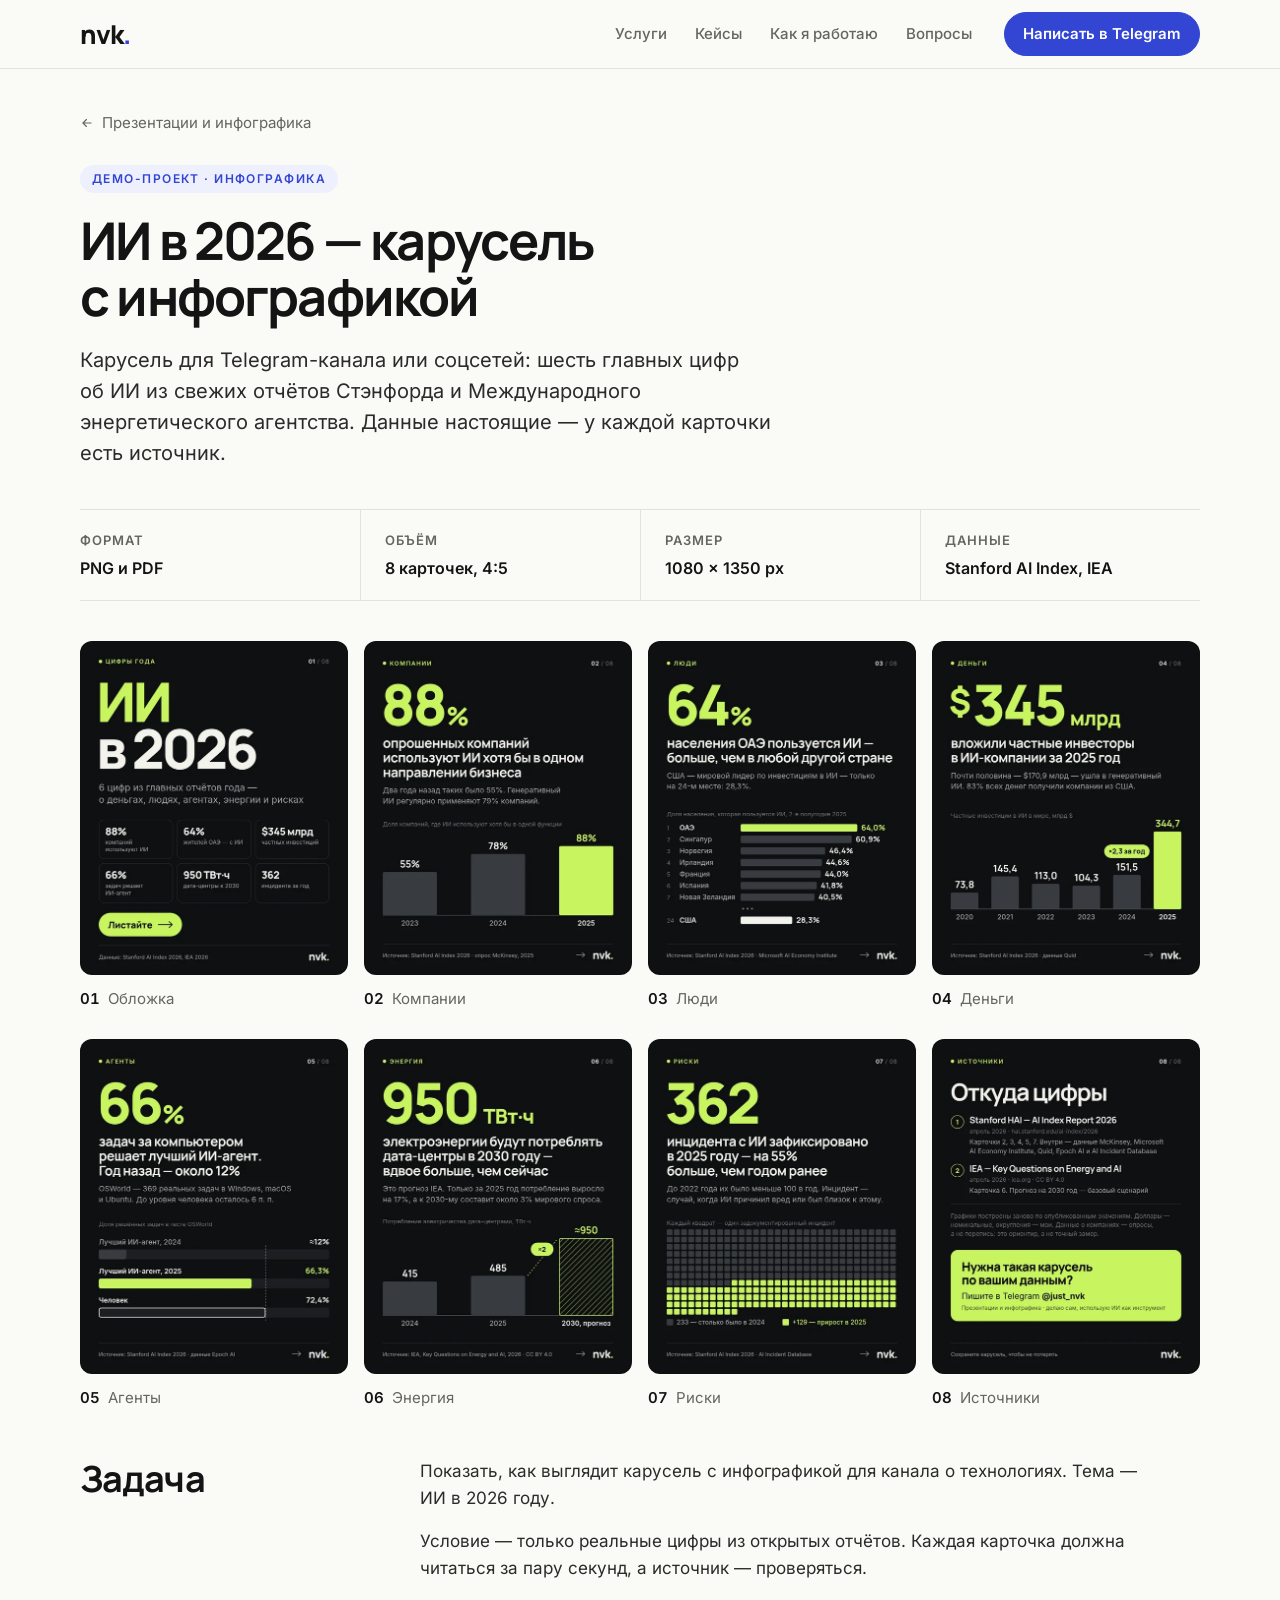
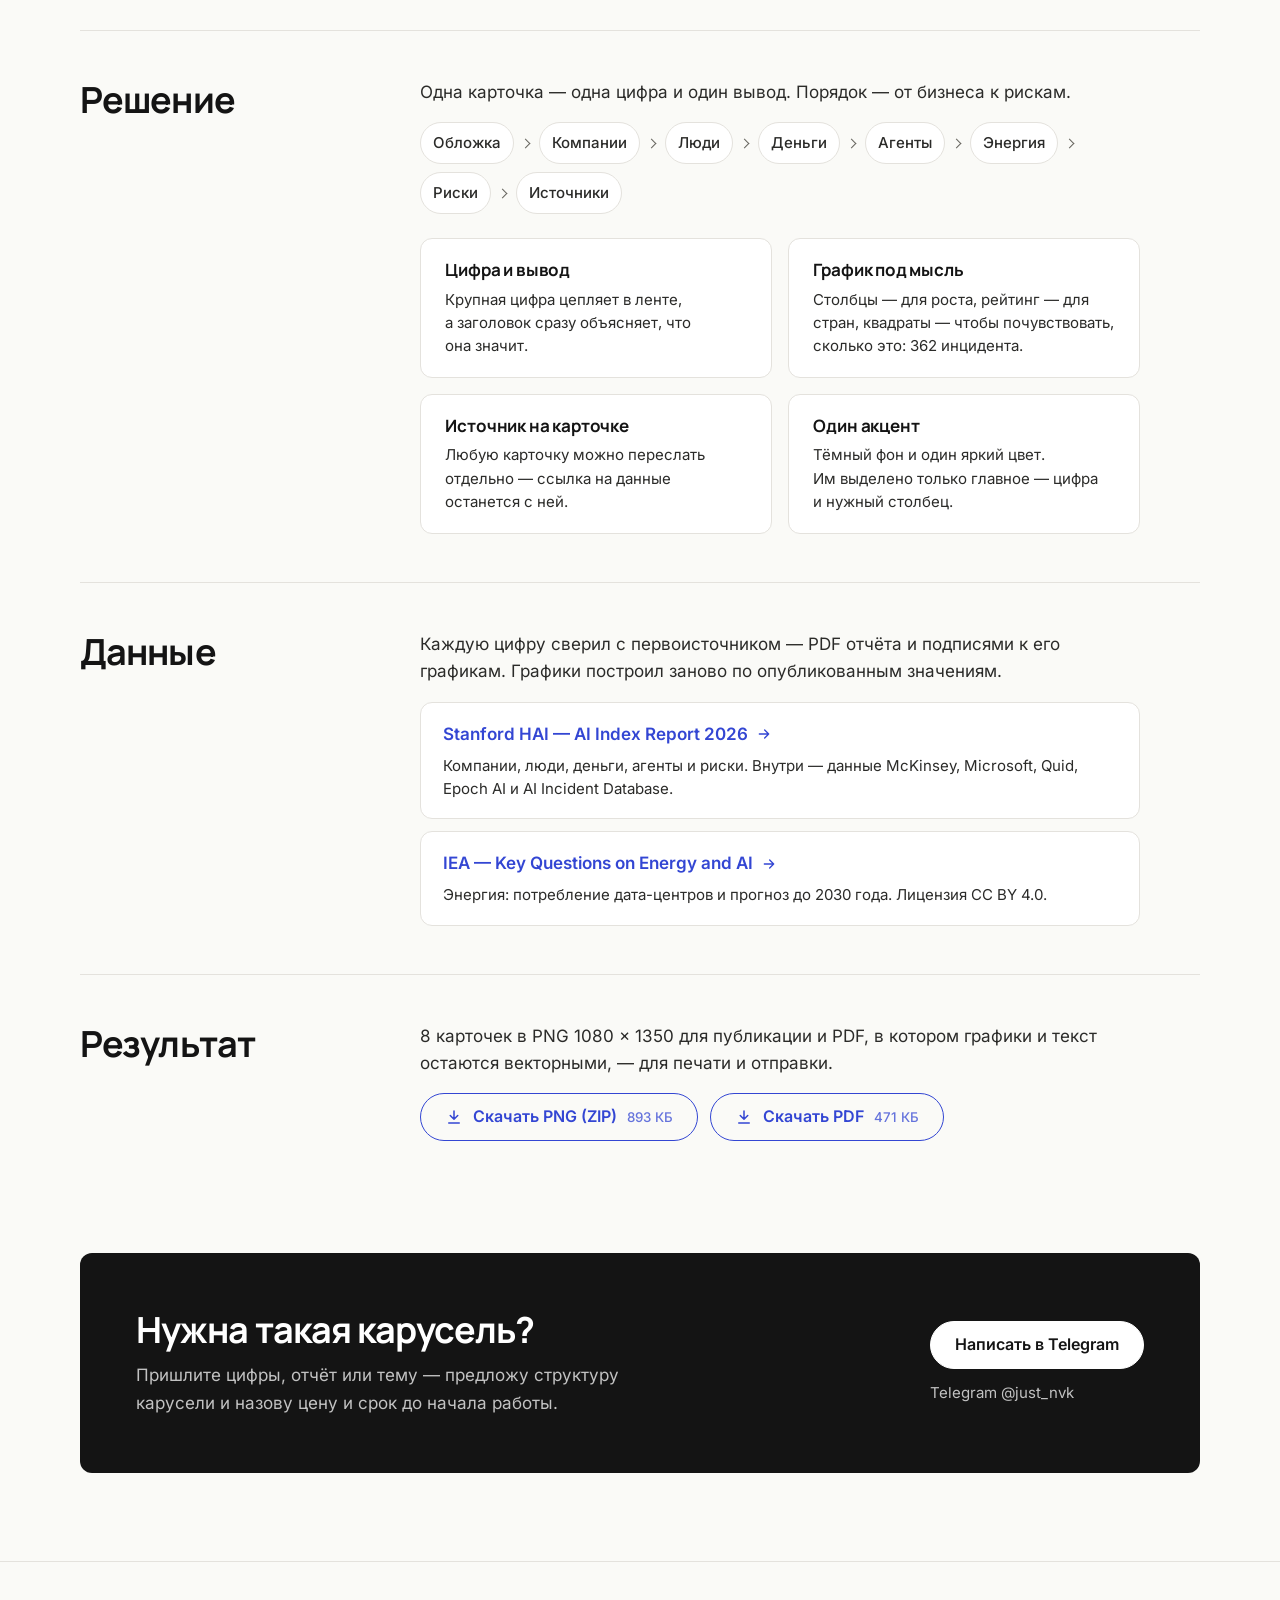
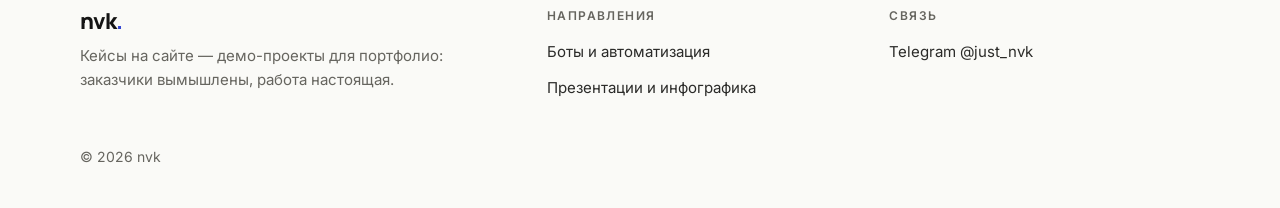
<file: docs/cases/ai-2026/index.html>
<!doctype html>
<html lang="ru">
<head>
<meta charset="utf-8">
<meta name="viewport" content="width=device-width, initial-scale=1">
<title>Кейс: карусель «ИИ в 2026» — nvk</title>
<meta name="description" content="Демо-проект: карусель из 8 карточек с инфографикой об ИИ по данным Stanford AI Index 2026 и IEA. PNG 1080×1350 и PDF.">
<meta property="og:type" content="website">
<meta property="og:locale" content="ru_RU">
<meta property="og:site_name" content="nvk">
<meta property="og:title" content="Кейс: карусель «ИИ в 2026» — nvk">
<meta property="og:description" content="Демо-проект: карусель из 8 карточек с инфографикой об ИИ по данным Stanford AI Index 2026 и IEA. PNG 1080×1350 и PDF.">
<link rel="canonical" href="https://just-nvk.github.io/cases/ai-2026/">
<meta property="og:url" content="https://just-nvk.github.io/cases/ai-2026/">
<meta property="og:image" content="https://just-nvk.github.io/assets/img/og/ai.png">
<meta property="og:image:width" content="1200">
<meta property="og:image:height" content="630">
<meta name="twitter:card" content="summary_large_image">
<meta name="theme-color" content="#FAFAF7">
<meta name="color-scheme" content="light">
<link rel="icon" href="../../favicon.svg" type="image/svg+xml">
<link rel="apple-touch-icon" href="../../apple-touch-icon.png">
<link rel="preload" href="../../assets/fonts/inter-cyrillic.woff2" as="font" type="font/woff2" crossorigin>
<link rel="preload" href="../../assets/fonts/manrope-cyrillic.woff2" as="font" type="font/woff2" crossorigin>
<link rel="stylesheet" href="../../assets/css/site.css?v=3607f835">
</head>
<body>
<a class="skip" href="#main">Перейти к содержанию</a>
<header class="site-header"><div class="container site-header__in">
<a class="wordmark" href="../../" aria-label="nvk — на главную">nvk<i>.</i></a>
<nav class="nav" aria-label="Разделы"><a href="../../design/#services">Услуги</a><a href="../../design/#cases">Кейсы</a><a href="../../design/#process">Как я работаю</a><a href="../../design/#faq">Вопросы</a></nav>
<a class="btn btn--primary btn--sm" href="https://t.me/just_nvk" target="_blank" rel="noopener">Написать в Telegram</a>
</div></header>
<main id="main">
<section class="case-hero"><div class="container">
<nav class="crumbs" aria-label="Вы здесь"><a href="../../design/#cases"><svg viewBox="0 0 24 24" fill="none" stroke="currentColor" stroke-width="2" stroke-linecap="round" stroke-linejoin="round" aria-hidden="true"><path d="M19 12H5M11 18l-6-6 6-6"/></svg>Презентации и инфографика</a></nav>
<span class="kicker"><span class="nw">Демо-проект</span> · Инфографика</span>
<h1>ИИ в 2026 — карусель с инфографикой</h1>
<p class="lead">Карусель для Telegram-канала или соцсетей: шесть главных цифр об ИИ из свежих отчётов Стэнфорда и Международного энергетического агентства. Данные настоящие — у каждой карточки есть источник.</p>
<ul class="facts"><li><span>Формат</span><b>PNG и PDF</b></li><li><span>Объём</span><b>8 карточек, 4:5</b></li><li><span>Размер</span><b>1080 × 1350 px</b></li><li><span>Данные</span><b>Stanford AI Index, IEA</b></li></ul>
</div></section>
<div class="container"><div class="gallery gallery--cards">
<figure><a href="../../assets/img/ai/card-01-1080.webp" data-lightbox data-caption="Обложка"><img src="../../assets/img/ai/card-01-540.webp" srcset="../../assets/img/ai/card-01-540.webp 540w, ../../assets/img/ai/card-01-1080.webp 1080w" sizes="(max-width: 899px) 50vw, 266px" width="1080" height="1350" alt="Карточка 1. Обложка «ИИ в 2026»: шесть цифр — 88%, 64%, $345 млрд, 66%, 950 ТВт·ч и 362" fetchpriority="high" decoding="async"></a><figcaption><b>01</b>Обложка</figcaption></figure>
<figure><a href="../../assets/img/ai/card-02-1080.webp" data-lightbox data-caption="Компании"><img src="../../assets/img/ai/card-02-540.webp" srcset="../../assets/img/ai/card-02-540.webp 540w, ../../assets/img/ai/card-02-1080.webp 1080w" sizes="(max-width: 899px) 50vw, 266px" width="1080" height="1350" alt="Карточка 2. 88% опрошенных компаний используют ИИ: столбцы 55% в 2023, 78% в 2024 и 88% в 2025 году" fetchpriority="high" decoding="async"></a><figcaption><b>02</b>Компании</figcaption></figure>
<figure><a href="../../assets/img/ai/card-03-1080.webp" data-lightbox data-caption="Люди"><img src="../../assets/img/ai/card-03-540.webp" srcset="../../assets/img/ai/card-03-540.webp 540w, ../../assets/img/ai/card-03-1080.webp 1080w" sizes="(max-width: 899px) 50vw, 266px" width="1080" height="1350" alt="Карточка 3. 64% населения ОАЭ пользуется ИИ: рейтинг стран, США — 24-е место с 28,3%" fetchpriority="high" decoding="async"></a><figcaption><b>03</b>Люди</figcaption></figure>
<figure><a href="../../assets/img/ai/card-04-1080.webp" data-lightbox data-caption="Деньги"><img src="../../assets/img/ai/card-04-540.webp" srcset="../../assets/img/ai/card-04-540.webp 540w, ../../assets/img/ai/card-04-1080.webp 1080w" sizes="(max-width: 899px) 50vw, 266px" width="1080" height="1350" alt="Карточка 4. $345 млрд частных инвестиций в ИИ за 2025 год — в 2,3 раза больше, чем в 2024" fetchpriority="high" decoding="async"></a><figcaption><b>04</b>Деньги</figcaption></figure>
<figure><a href="../../assets/img/ai/card-05-1080.webp" data-lightbox data-caption="Агенты"><img src="../../assets/img/ai/card-05-540.webp" srcset="../../assets/img/ai/card-05-540.webp 540w, ../../assets/img/ai/card-05-1080.webp 1080w" sizes="(max-width: 899px) 50vw, 266px" width="1080" height="1350" alt="Карточка 5. ИИ-агенты решают 66% задач в тесте OSWorld: год назад около 12%, человек — 72,4%" loading="lazy" decoding="async"></a><figcaption><b>05</b>Агенты</figcaption></figure>
<figure><a href="../../assets/img/ai/card-06-1080.webp" data-lightbox data-caption="Энергия"><img src="../../assets/img/ai/card-06-540.webp" srcset="../../assets/img/ai/card-06-540.webp 540w, ../../assets/img/ai/card-06-1080.webp 1080w" sizes="(max-width: 899px) 50vw, 266px" width="1080" height="1350" alt="Карточка 6. Дата-центры будут потреблять около 950 ТВт·ч в 2030 году — вдвое больше, чем в 2025" loading="lazy" decoding="async"></a><figcaption><b>06</b>Энергия</figcaption></figure>
<figure><a href="../../assets/img/ai/card-07-1080.webp" data-lightbox data-caption="Риски"><img src="../../assets/img/ai/card-07-540.webp" srcset="../../assets/img/ai/card-07-540.webp 540w, ../../assets/img/ai/card-07-1080.webp 1080w" sizes="(max-width: 899px) 50vw, 266px" width="1080" height="1350" alt="Карточка 7. 362 инцидента с ИИ в 2025 году: сетка из квадратов, 233 в 2024 и прирост 129" loading="lazy" decoding="async"></a><figcaption><b>07</b>Риски</figcaption></figure>
<figure><a href="../../assets/img/ai/card-08-1080.webp" data-lightbox data-caption="Источники"><img src="../../assets/img/ai/card-08-540.webp" srcset="../../assets/img/ai/card-08-540.webp 540w, ../../assets/img/ai/card-08-1080.webp 1080w" sizes="(max-width: 899px) 50vw, 266px" width="1080" height="1350" alt="Карточка 8. Источники: Stanford AI Index 2026 и IEA, контакт в Telegram @just_nvk" loading="lazy" decoding="async"></a><figcaption><b>08</b>Источники</figcaption></figure>
</div></div>
<div class="container case-body">
<section class="case-sec" aria-labelledby="task-title"><h2 id="task-title">Задача</h2><div class="case-sec__body"><p>Показать, как выглядит карусель с инфографикой для канала о технологиях. Тема — ИИ в 2026 году.</p><p>Условие — только реальные цифры из открытых отчётов. Каждая карточка должна читаться за пару секунд, а источник — проверяться.</p></div></section>
<section class="case-sec" aria-labelledby="solution-title"><h2 id="solution-title">Решение</h2><div class="case-sec__body"><p>Одна карточка — одна цифра и один вывод. Порядок — от бизнеса к рискам.</p>
<ol class="flow" aria-label="Порядок карточек"><li><span>Обложка</span></li><li><span>Компании</span></li><li><span>Люди</span></li><li><span>Деньги</span></li><li><span>Агенты</span></li><li><span>Энергия</span></li><li><span>Риски</span></li><li><span>Источники</span></li></ol>
<ul class="decisions"><li><h3>Цифра и вывод</h3><p>Крупная цифра цепляет в ленте, а заголовок сразу объясняет, что она значит.</p></li><li><h3>График под мысль</h3><p>Столбцы — для роста, рейтинг — для стран, квадраты — чтобы почувствовать, сколько это: 362 инцидента.</p></li><li><h3>Источник на карточке</h3><p>Любую карточку можно переслать отдельно — ссылка на данные останется с ней.</p></li><li><h3>Один акцент</h3><p>Тёмный фон и один яркий цвет. Им выделено только главное — цифра и нужный столбец.</p></li></ul></div></section>
<section class="case-sec" aria-labelledby="data-title"><h2 id="data-title">Данные</h2><div class="case-sec__body"><p>Каждую цифру сверил с первоисточником — PDF отчёта и подписями к его графикам. Графики построил заново по опубликованным значениям.</p>
<ul class="sources"><li><a href="https://hai.stanford.edu/ai-index/2026" target="_blank" rel="noopener">Stanford HAI — AI Index Report 2026<svg viewBox="0 0 24 24" fill="none" stroke="currentColor" stroke-width="2" stroke-linecap="round" stroke-linejoin="round" aria-hidden="true"><path d="M5 12h14M13 6l6 6-6 6"/></svg></a><p>Компании, люди, деньги, агенты и риски. Внутри — данные McKinsey, Microsoft, Quid, Epoch AI и AI Incident Database.</p></li><li><a href="https://www.iea.org/reports/key-questions-on-energy-and-ai" target="_blank" rel="noopener">IEA — Key Questions on Energy and AI<svg viewBox="0 0 24 24" fill="none" stroke="currentColor" stroke-width="2" stroke-linecap="round" stroke-linejoin="round" aria-hidden="true"><path d="M5 12h14M13 6l6 6-6 6"/></svg></a><p>Энергия: потребление <span class="nw">дата-центров</span> и прогноз до 2030 года. Лицензия CC BY 4.0.</p></li></ul></div></section>
<section class="case-sec" aria-labelledby="result-title"><h2 id="result-title">Результат</h2><div class="case-sec__body"><p>8 карточек в PNG 1080 × 1350 для публикации и PDF, в котором графики и текст остаются векторными, — для печати и отправки.</p>
<div class="downloads"><a class="btn btn--ghost" href="../../files/ai-2026-carousel-png.zip" download><svg viewBox="0 0 24 24" fill="none" stroke="currentColor" stroke-width="2" stroke-linecap="round" stroke-linejoin="round" aria-hidden="true"><path d="M12 4v11M7 10l5 5 5-5M5 20h14"/></svg>Скачать PNG (ZIP) <small>893 КБ</small></a><a class="btn btn--ghost" href="../../files/ai-2026-carousel.pdf" download><svg viewBox="0 0 24 24" fill="none" stroke="currentColor" stroke-width="2" stroke-linecap="round" stroke-linejoin="round" aria-hidden="true"><path d="M12 4v11M7 10l5 5 5-5M5 20h14"/></svg>Скачать PDF <small>471 КБ</small></a></div></div></section>
</div>
<section class="section" aria-labelledby="cta-title"><div class="container"><div class="cta-band">
<div><h2 id="cta-title">Нужна такая карусель?</h2><p>Пришлите цифры, отчёт или тему — предложу структуру карусели и назову цену и срок до начала работы.</p></div>
<div class="cta-band__act"><a class="btn btn--light" href="https://t.me/just_nvk" target="_blank" rel="noopener">Написать в Telegram</a><span class="cta-band__handle">Telegram @just_nvk</span></div>
</div></div></section>
</main>
<footer class="site-footer"><div class="container">
<div class="site-footer__grid">
<div class="site-footer__about"><a class="wordmark" href="../../" aria-label="nvk — на главную">nvk<i>.</i></a><p>Кейсы на сайте — <span class="nw">демо-проекты</span> для портфолио: заказчики вымышлены, работа настоящая.</p></div>
<div><h2>Направления</h2><ul><li><a href="../../dev/">Боты и автоматизация</a></li><li><a href="../../design/">Презентации и инфографика</a></li></ul></div>
<div><h2>Связь</h2><ul><li><a href="https://t.me/just_nvk" target="_blank" rel="noopener">Telegram @just_nvk</a></li></ul></div>
</div>
<p class="site-footer__copy">© 2026 nvk</p>
</div></footer>
<script src="../../assets/js/site.js?v=3607f835" defer></script>
</body>
</html>
</file>
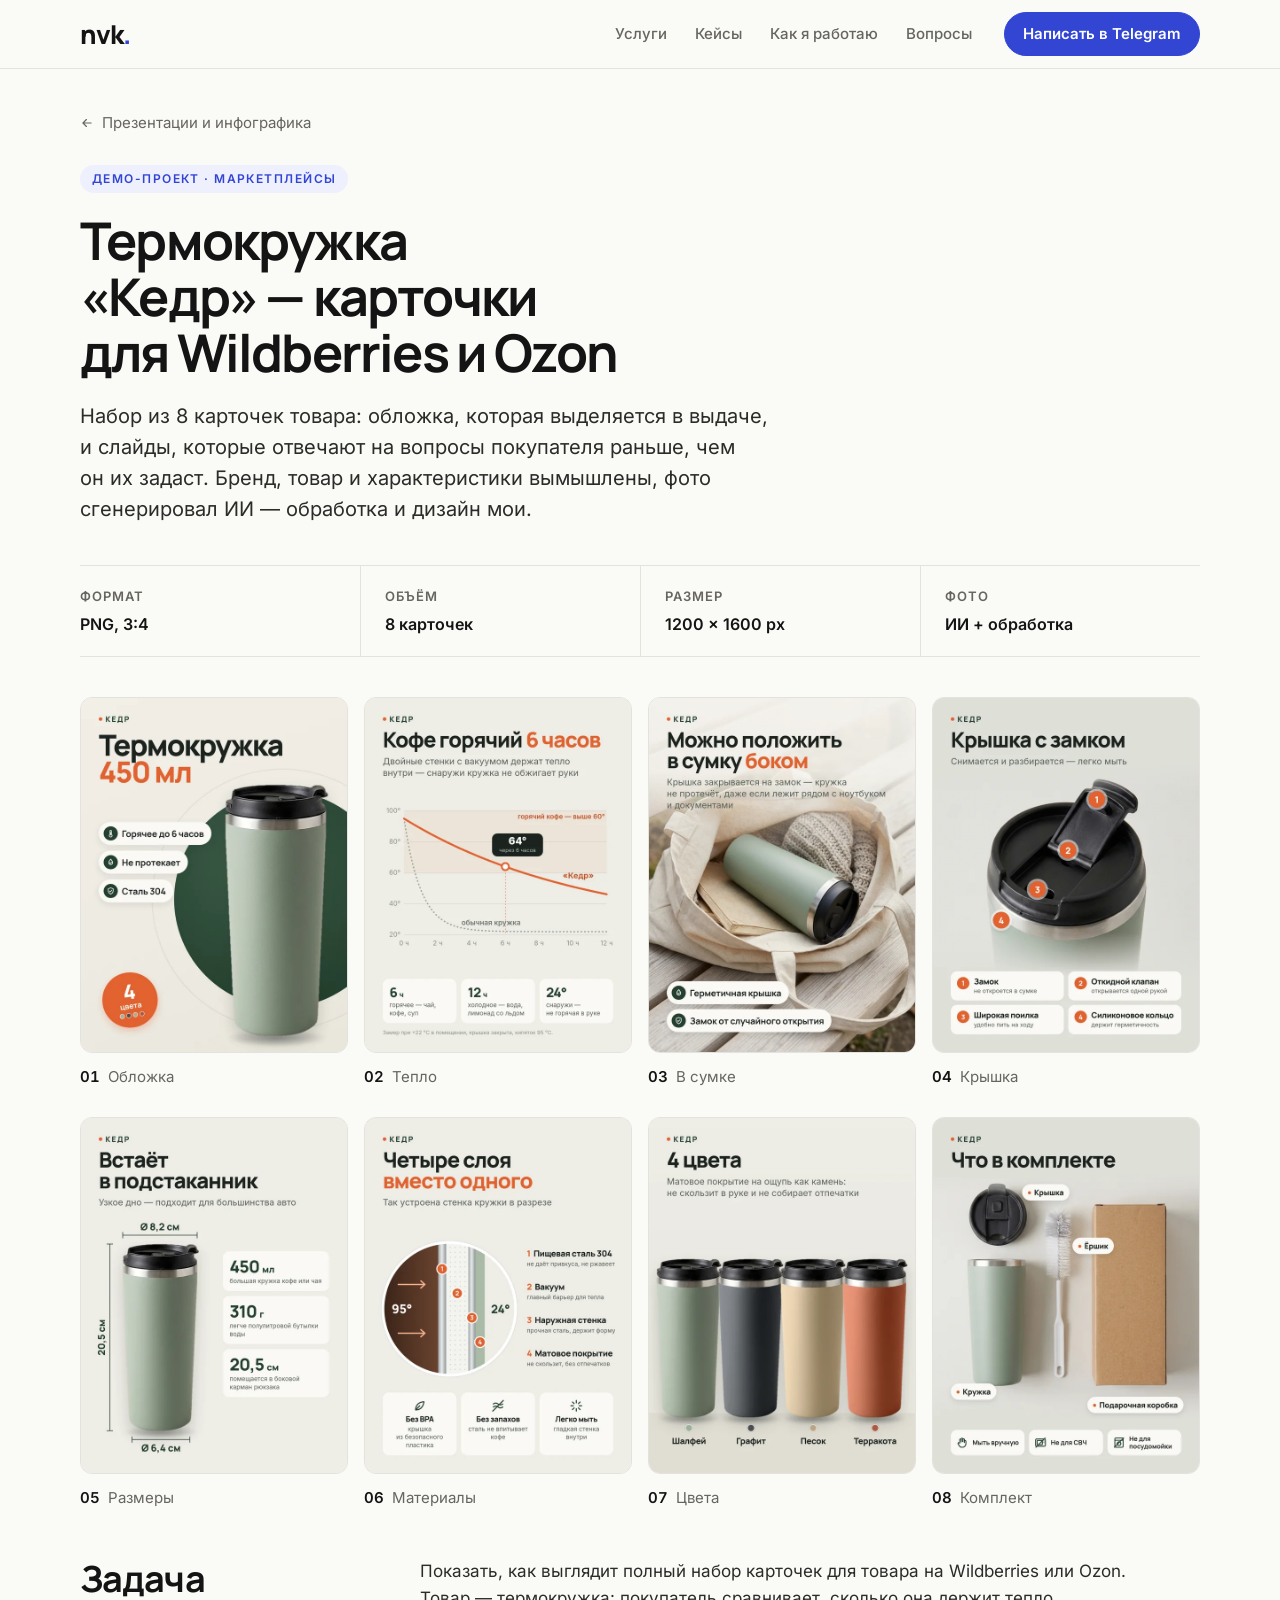
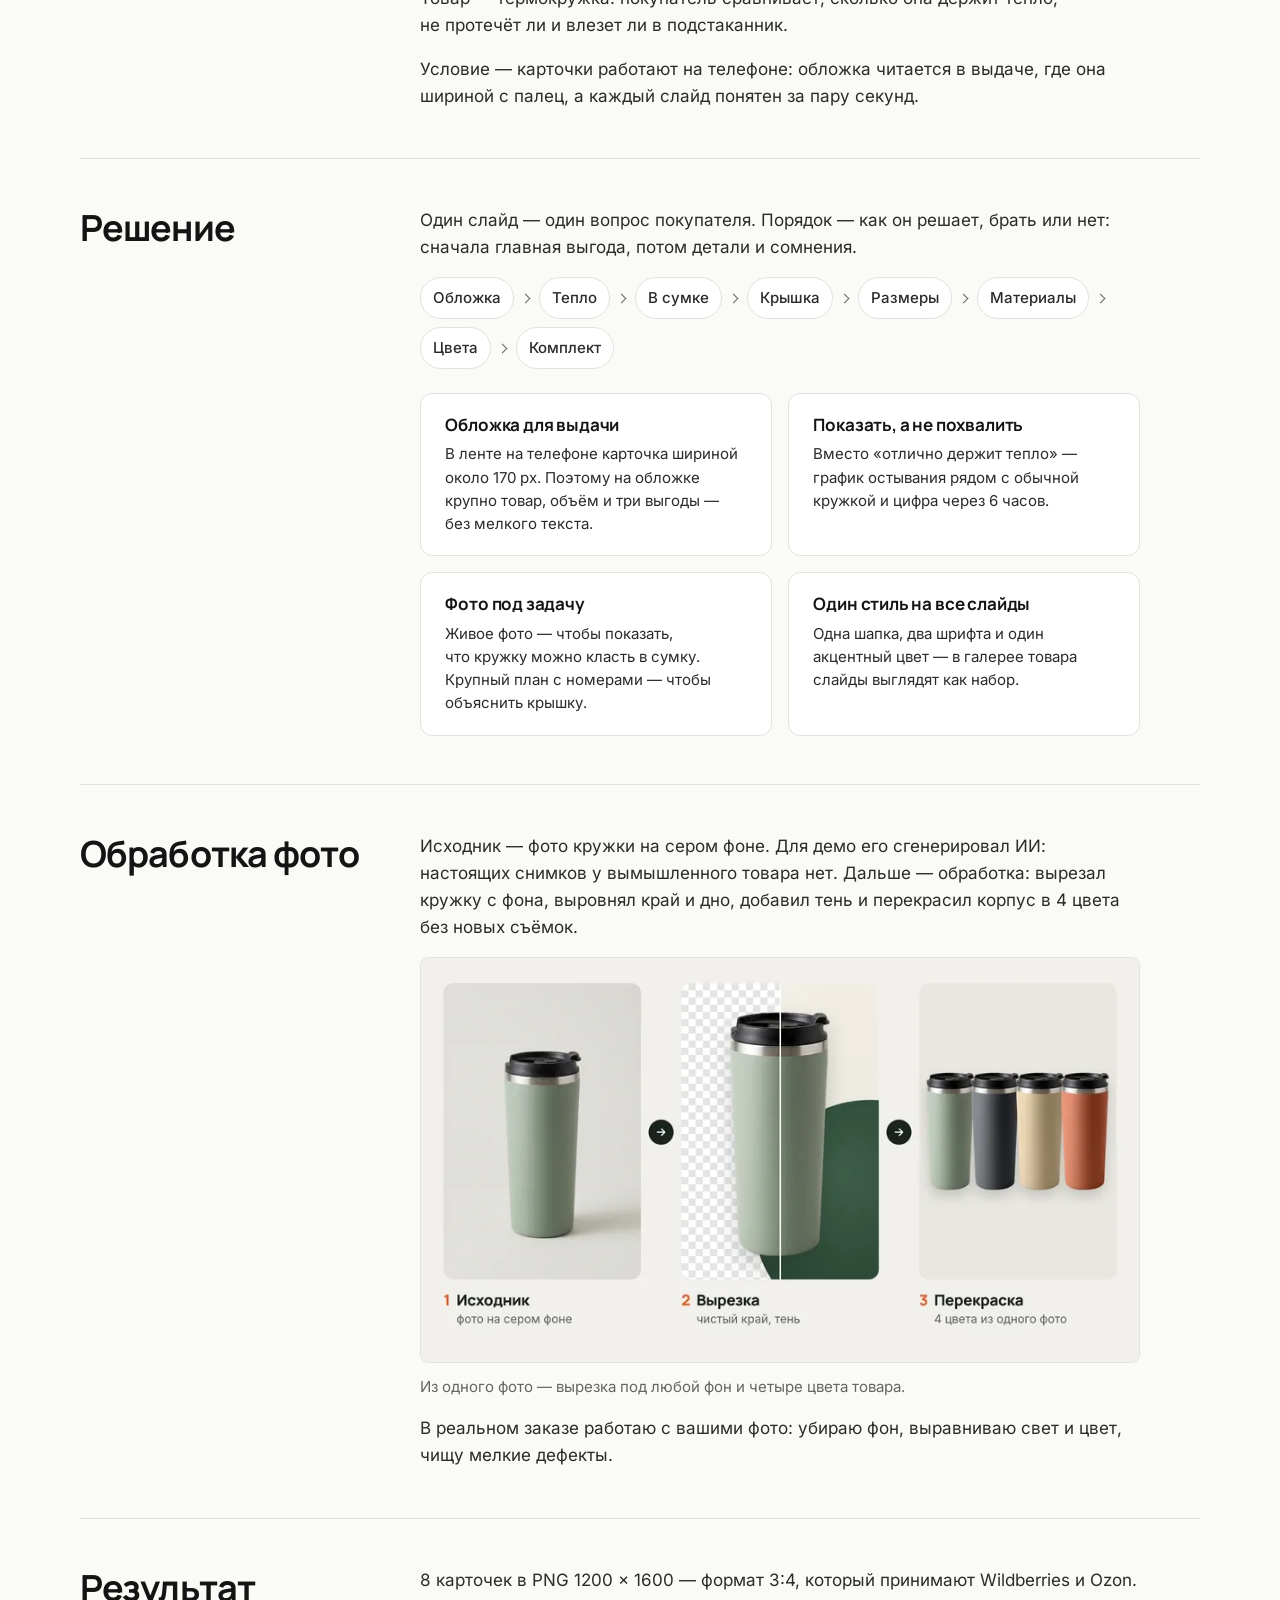
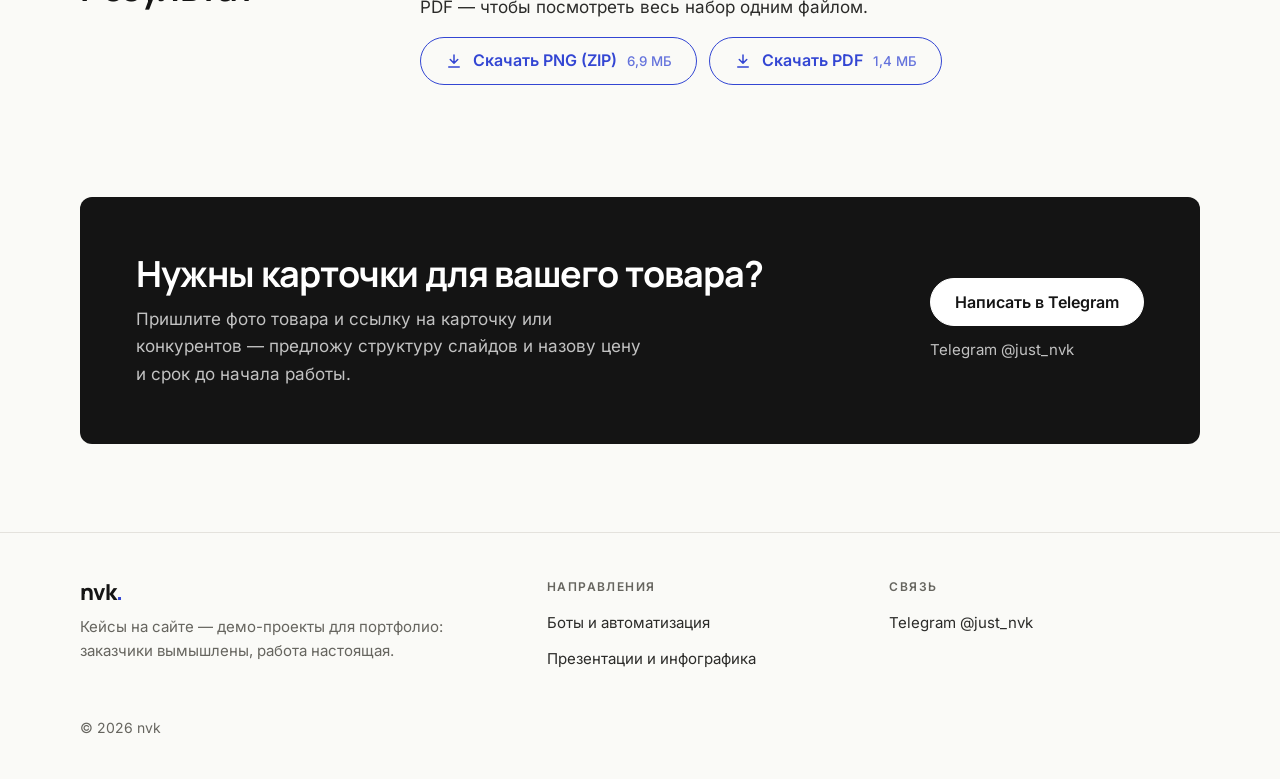
<file: docs/cases/kedr/index.html>
<!doctype html>
<html lang="ru">
<head>
<meta charset="utf-8">
<meta name="viewport" content="width=device-width, initial-scale=1">
<title>Кейс: карточки товара «Кедр» для маркетплейса — nvk</title>
<meta name="description" content="Демо-проект: 8 карточек 3:4 для термокружки на Wildberries и Ozon — обложка для выдачи, инфографика и обработка фото. PNG 1200×1600.">
<meta property="og:type" content="website">
<meta property="og:locale" content="ru_RU">
<meta property="og:site_name" content="nvk">
<meta property="og:title" content="Кейс: карточки товара «Кедр» для маркетплейса — nvk">
<meta property="og:description" content="Демо-проект: 8 карточек 3:4 для термокружки на Wildberries и Ozon — обложка для выдачи, инфографика и обработка фото. PNG 1200×1600.">
<link rel="canonical" href="https://just-nvk.github.io/cases/kedr/">
<meta property="og:url" content="https://just-nvk.github.io/cases/kedr/">
<meta property="og:image" content="https://just-nvk.github.io/assets/img/og/kedr.png">
<meta property="og:image:width" content="1200">
<meta property="og:image:height" content="630">
<meta name="twitter:card" content="summary_large_image">
<meta name="theme-color" content="#FAFAF7">
<meta name="color-scheme" content="light">
<link rel="icon" href="../../favicon.svg" type="image/svg+xml">
<link rel="apple-touch-icon" href="../../apple-touch-icon.png">
<link rel="preload" href="../../assets/fonts/inter-cyrillic.woff2" as="font" type="font/woff2" crossorigin>
<link rel="preload" href="../../assets/fonts/manrope-cyrillic.woff2" as="font" type="font/woff2" crossorigin>
<link rel="stylesheet" href="../../assets/css/site.css?v=3607f835">
</head>
<body>
<a class="skip" href="#main">Перейти к содержанию</a>
<header class="site-header"><div class="container site-header__in">
<a class="wordmark" href="../../" aria-label="nvk — на главную">nvk<i>.</i></a>
<nav class="nav" aria-label="Разделы"><a href="../../design/#services">Услуги</a><a href="../../design/#cases">Кейсы</a><a href="../../design/#process">Как я работаю</a><a href="../../design/#faq">Вопросы</a></nav>
<a class="btn btn--primary btn--sm" href="https://t.me/just_nvk" target="_blank" rel="noopener">Написать в Telegram</a>
</div></header>
<main id="main">
<section class="case-hero"><div class="container">
<nav class="crumbs" aria-label="Вы здесь"><a href="../../design/#cases"><svg viewBox="0 0 24 24" fill="none" stroke="currentColor" stroke-width="2" stroke-linecap="round" stroke-linejoin="round" aria-hidden="true"><path d="M19 12H5M11 18l-6-6 6-6"/></svg>Презентации и инфографика</a></nav>
<span class="kicker"><span class="nw">Демо-проект</span> · Маркетплейсы</span>
<h1>Термокружка «Кедр» — карточки для Wildberries и Ozon</h1>
<p class="lead">Набор из 8 карточек товара: обложка, которая выделяется в выдаче, и слайды, которые отвечают на вопросы покупателя раньше, чем он их задаст. Бренд, товар и характеристики вымышлены, фото сгенерировал ИИ — обработка и дизайн мои.</p>
<ul class="facts"><li><span>Формат</span><b>PNG, 3:4</b></li><li><span>Объём</span><b>8 карточек</b></li><li><span>Размер</span><b>1200 × 1600 px</b></li><li><span>Фото</span><b>ИИ + обработка</b></li></ul>
</div></section>
<div class="container"><div class="gallery gallery--cards gallery--34">
<figure><a href="../../assets/img/kedr/card-01-1200.webp" data-lightbox data-caption="Обложка"><img src="../../assets/img/kedr/card-01-600.webp" srcset="../../assets/img/kedr/card-01-600.webp 600w, ../../assets/img/kedr/card-01-1200.webp 1200w" sizes="(max-width: 899px) 50vw, 266px" width="1200" height="1600" alt="Карточка 1. Обложка: термокружка «Кедр» 450 мл цвета шалфей, плашки «Горячее до 6 часов», «Не протекает», «Сталь 304» и стикер «4 цвета»" fetchpriority="high" decoding="async"></a><figcaption><b>01</b>Обложка</figcaption></figure>
<figure><a href="../../assets/img/kedr/card-02-1200.webp" data-lightbox data-caption="Тепло"><img src="../../assets/img/kedr/card-02-600.webp" srcset="../../assets/img/kedr/card-02-600.webp 600w, ../../assets/img/kedr/card-02-1200.webp 1200w" sizes="(max-width: 899px) 50vw, 266px" width="1200" height="1600" alt="Карточка 2. График остывания: через 6 часов в «Кедре» 64°, а обычная кружка остывает до комнатной температуры за пару часов" fetchpriority="high" decoding="async"></a><figcaption><b>02</b>Тепло</figcaption></figure>
<figure><a href="../../assets/img/kedr/card-03-1200.webp" data-lightbox data-caption="В сумке"><img src="../../assets/img/kedr/card-03-600.webp" srcset="../../assets/img/kedr/card-03-600.webp 600w, ../../assets/img/kedr/card-03-1200.webp 1200w" sizes="(max-width: 899px) 50vw, 266px" width="1200" height="1600" alt="Карточка 3. Кружка лежит боком в сумке: заголовок «Можно положить в сумку боком», герметичная крышка и замок" fetchpriority="high" decoding="async"></a><figcaption><b>03</b>В сумке</figcaption></figure>
<figure><a href="../../assets/img/kedr/card-04-1200.webp" data-lightbox data-caption="Крышка"><img src="../../assets/img/kedr/card-04-600.webp" srcset="../../assets/img/kedr/card-04-600.webp 600w, ../../assets/img/kedr/card-04-1200.webp 1200w" sizes="(max-width: 899px) 50vw, 266px" width="1200" height="1600" alt="Карточка 4. Крупный план крышки с номерами: замок, откидной клапан, широкая поилка и силиконовое кольцо" fetchpriority="high" decoding="async"></a><figcaption><b>04</b>Крышка</figcaption></figure>
<figure><a href="../../assets/img/kedr/card-05-1200.webp" data-lightbox data-caption="Размеры"><img src="../../assets/img/kedr/card-05-600.webp" srcset="../../assets/img/kedr/card-05-600.webp 600w, ../../assets/img/kedr/card-05-1200.webp 1200w" sizes="(max-width: 899px) 50vw, 266px" width="1200" height="1600" alt="Карточка 5. Размеры: высота 20,5 см, диаметр 8,2 см сверху и 6,4 см у дна, объём 450 мл, вес 310 г" loading="lazy" decoding="async"></a><figcaption><b>05</b>Размеры</figcaption></figure>
<figure><a href="../../assets/img/kedr/card-06-1200.webp" data-lightbox data-caption="Материалы"><img src="../../assets/img/kedr/card-06-600.webp" srcset="../../assets/img/kedr/card-06-600.webp 600w, ../../assets/img/kedr/card-06-1200.webp 1200w" sizes="(max-width: 899px) 50vw, 266px" width="1200" height="1600" alt="Карточка 6. Стенка в разрезе: пищевая сталь 304, вакуум, наружная стенка и матовое покрытие; внутри 95°, снаружи 24°" loading="lazy" decoding="async"></a><figcaption><b>06</b>Материалы</figcaption></figure>
<figure><a href="../../assets/img/kedr/card-07-1200.webp" data-lightbox data-caption="Цвета"><img src="../../assets/img/kedr/card-07-600.webp" srcset="../../assets/img/kedr/card-07-600.webp 600w, ../../assets/img/kedr/card-07-1200.webp 1200w" sizes="(max-width: 899px) 50vw, 266px" width="1200" height="1600" alt="Карточка 7. Четыре цвета кружки: шалфей, графит, песок и терракота" loading="lazy" decoding="async"></a><figcaption><b>07</b>Цвета</figcaption></figure>
<figure><a href="../../assets/img/kedr/card-08-1200.webp" data-lightbox data-caption="Комплект"><img src="../../assets/img/kedr/card-08-600.webp" srcset="../../assets/img/kedr/card-08-600.webp 600w, ../../assets/img/kedr/card-08-1200.webp 1200w" sizes="(max-width: 899px) 50vw, 266px" width="1200" height="1600" alt="Карточка 8. Комплект: кружка, крышка, ёршик и подарочная коробка; уход — мыть вручную, не для СВЧ и посудомойки" loading="lazy" decoding="async"></a><figcaption><b>08</b>Комплект</figcaption></figure>
</div></div>
<div class="container case-body">
<section class="case-sec" aria-labelledby="task-title"><h2 id="task-title">Задача</h2><div class="case-sec__body"><p>Показать, как выглядит полный набор карточек для товара на Wildberries или Ozon. Товар — термокружка: покупатель сравнивает, сколько она держит тепло, не протечёт ли и влезет ли в подстаканник.</p><p>Условие — карточки работают на телефоне: обложка читается в выдаче, где она шириной с палец, а каждый слайд понятен за пару секунд.</p></div></section>
<section class="case-sec" aria-labelledby="solution-title"><h2 id="solution-title">Решение</h2><div class="case-sec__body"><p>Один слайд — один вопрос покупателя. Порядок — как он решает, брать или нет: сначала главная выгода, потом детали и сомнения.</p>
<ol class="flow" aria-label="Порядок карточек"><li><span>Обложка</span></li><li><span>Тепло</span></li><li><span>В сумке</span></li><li><span>Крышка</span></li><li><span>Размеры</span></li><li><span>Материалы</span></li><li><span>Цвета</span></li><li><span>Комплект</span></li></ol>
<ul class="decisions"><li><h3>Обложка для выдачи</h3><p>В ленте на телефоне карточка шириной около 170 px. Поэтому на обложке крупно товар, объём и три выгоды — без мелкого текста.</p></li><li><h3>Показать, а не похвалить</h3><p>Вместо «отлично держит тепло» — график остывания рядом с обычной кружкой и цифра через 6 часов.</p></li><li><h3>Фото под задачу</h3><p>Живое фото — чтобы показать, что кружку можно класть в сумку. Крупный план с номерами — чтобы объяснить крышку.</p></li><li><h3>Один стиль на все слайды</h3><p>Одна шапка, два шрифта и один акцентный цвет — в галерее товара слайды выглядят как набор.</p></li></ul></div></section>
<section class="case-sec" aria-labelledby="photo-title"><h2 id="photo-title">Обработка фото</h2><div class="case-sec__body"><p>Исходник — фото кружки на сером фоне. Для демо его сгенерировал ИИ: настоящих снимков у вымышленного товара нет. Дальше — обработка: вырезал кружку с фона, выровнял край и дно, добавил тень и перекрасил корпус в 4 цвета без новых съёмок.</p>
<figure class="case-shot"><a href="../../assets/img/kedr/process-2400.webp" data-lightbox data-caption="Из одного фото — вырезка под любой фон и четыре цвета товара."><img src="../../assets/img/kedr/process-800.webp" srcset="../../assets/img/kedr/process-800.webp 800w, ../../assets/img/kedr/process-1600.webp 1600w, ../../assets/img/kedr/process-2400.webp 2400w" sizes="(max-width: 767px) 100vw, 720px" width="1600" height="900" alt="Три шага обработки: исходное фото на сером фоне, вырезанная кружка с тенью и та же кружка в четырёх цветах" loading="lazy" decoding="async"></a><figcaption>Из одного фото — вырезка под любой фон и четыре цвета товара.</figcaption></figure>
<p>В реальном заказе работаю с вашими фото: убираю фон, выравниваю свет и цвет, чищу мелкие дефекты.</p></div></section>
<section class="case-sec" aria-labelledby="result-title"><h2 id="result-title">Результат</h2><div class="case-sec__body"><p>8 карточек в PNG 1200 × 1600 — формат 3:4, который принимают Wildberries и Ozon. PDF — чтобы посмотреть весь набор одним файлом.</p>
<div class="downloads"><a class="btn btn--ghost" href="../../files/kedr-cards-png.zip" download><svg viewBox="0 0 24 24" fill="none" stroke="currentColor" stroke-width="2" stroke-linecap="round" stroke-linejoin="round" aria-hidden="true"><path d="M12 4v11M7 10l5 5 5-5M5 20h14"/></svg>Скачать PNG (ZIP) <small>6,9 МБ</small></a><a class="btn btn--ghost" href="../../files/kedr-cards.pdf" download><svg viewBox="0 0 24 24" fill="none" stroke="currentColor" stroke-width="2" stroke-linecap="round" stroke-linejoin="round" aria-hidden="true"><path d="M12 4v11M7 10l5 5 5-5M5 20h14"/></svg>Скачать PDF <small>1,4 МБ</small></a></div></div></section>
</div>
<section class="section" aria-labelledby="cta-title"><div class="container"><div class="cta-band">
<div><h2 id="cta-title">Нужны карточки для вашего товара?</h2><p>Пришлите фото товара и ссылку на карточку или конкурентов — предложу структуру слайдов и назову цену и срок до начала работы.</p></div>
<div class="cta-band__act"><a class="btn btn--light" href="https://t.me/just_nvk" target="_blank" rel="noopener">Написать в Telegram</a><span class="cta-band__handle">Telegram @just_nvk</span></div>
</div></div></section>
</main>
<footer class="site-footer"><div class="container">
<div class="site-footer__grid">
<div class="site-footer__about"><a class="wordmark" href="../../" aria-label="nvk — на главную">nvk<i>.</i></a><p>Кейсы на сайте — <span class="nw">демо-проекты</span> для портфолио: заказчики вымышлены, работа настоящая.</p></div>
<div><h2>Направления</h2><ul><li><a href="../../dev/">Боты и автоматизация</a></li><li><a href="../../design/">Презентации и инфографика</a></li></ul></div>
<div><h2>Связь</h2><ul><li><a href="https://t.me/just_nvk" target="_blank" rel="noopener">Telegram @just_nvk</a></li></ul></div>
</div>
<p class="site-footer__copy">© 2026 nvk</p>
</div></footer>
<script src="../../assets/js/site.js?v=3607f835" defer></script>
</body>
</html>
</file>
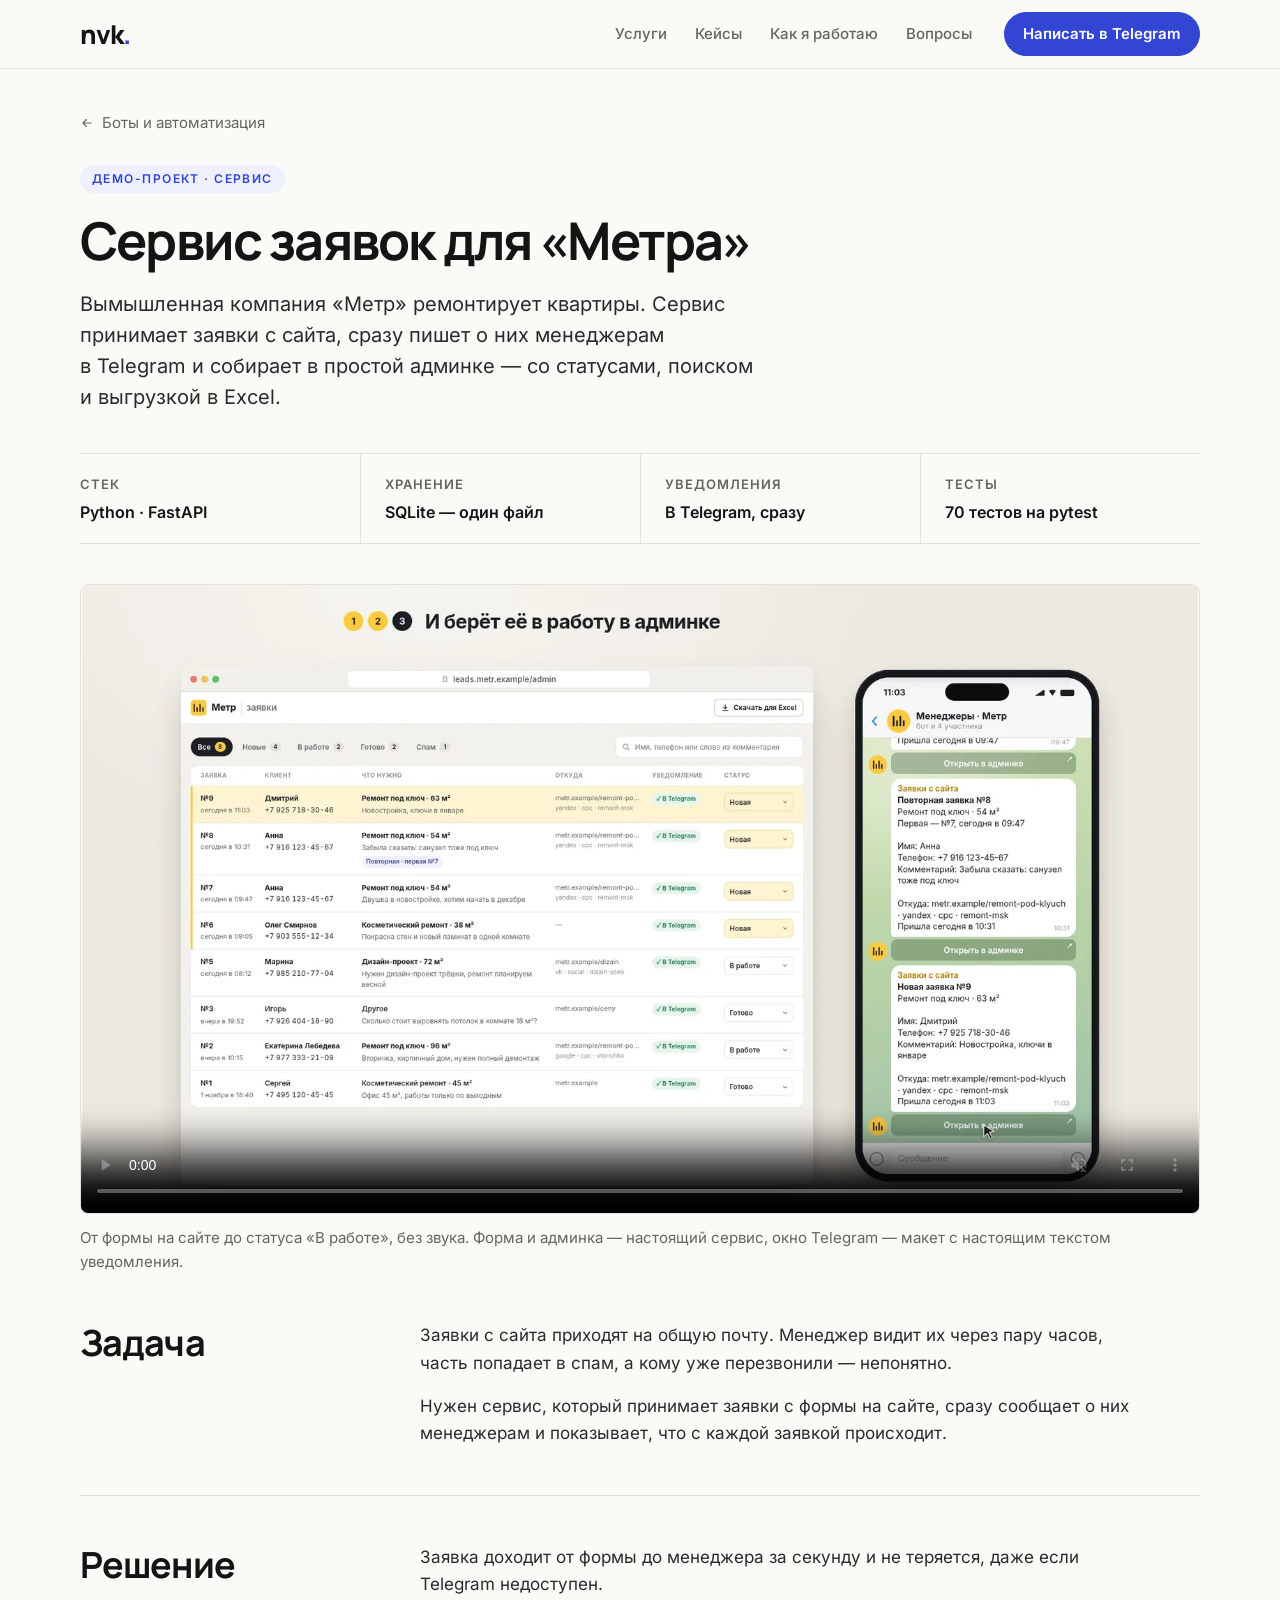
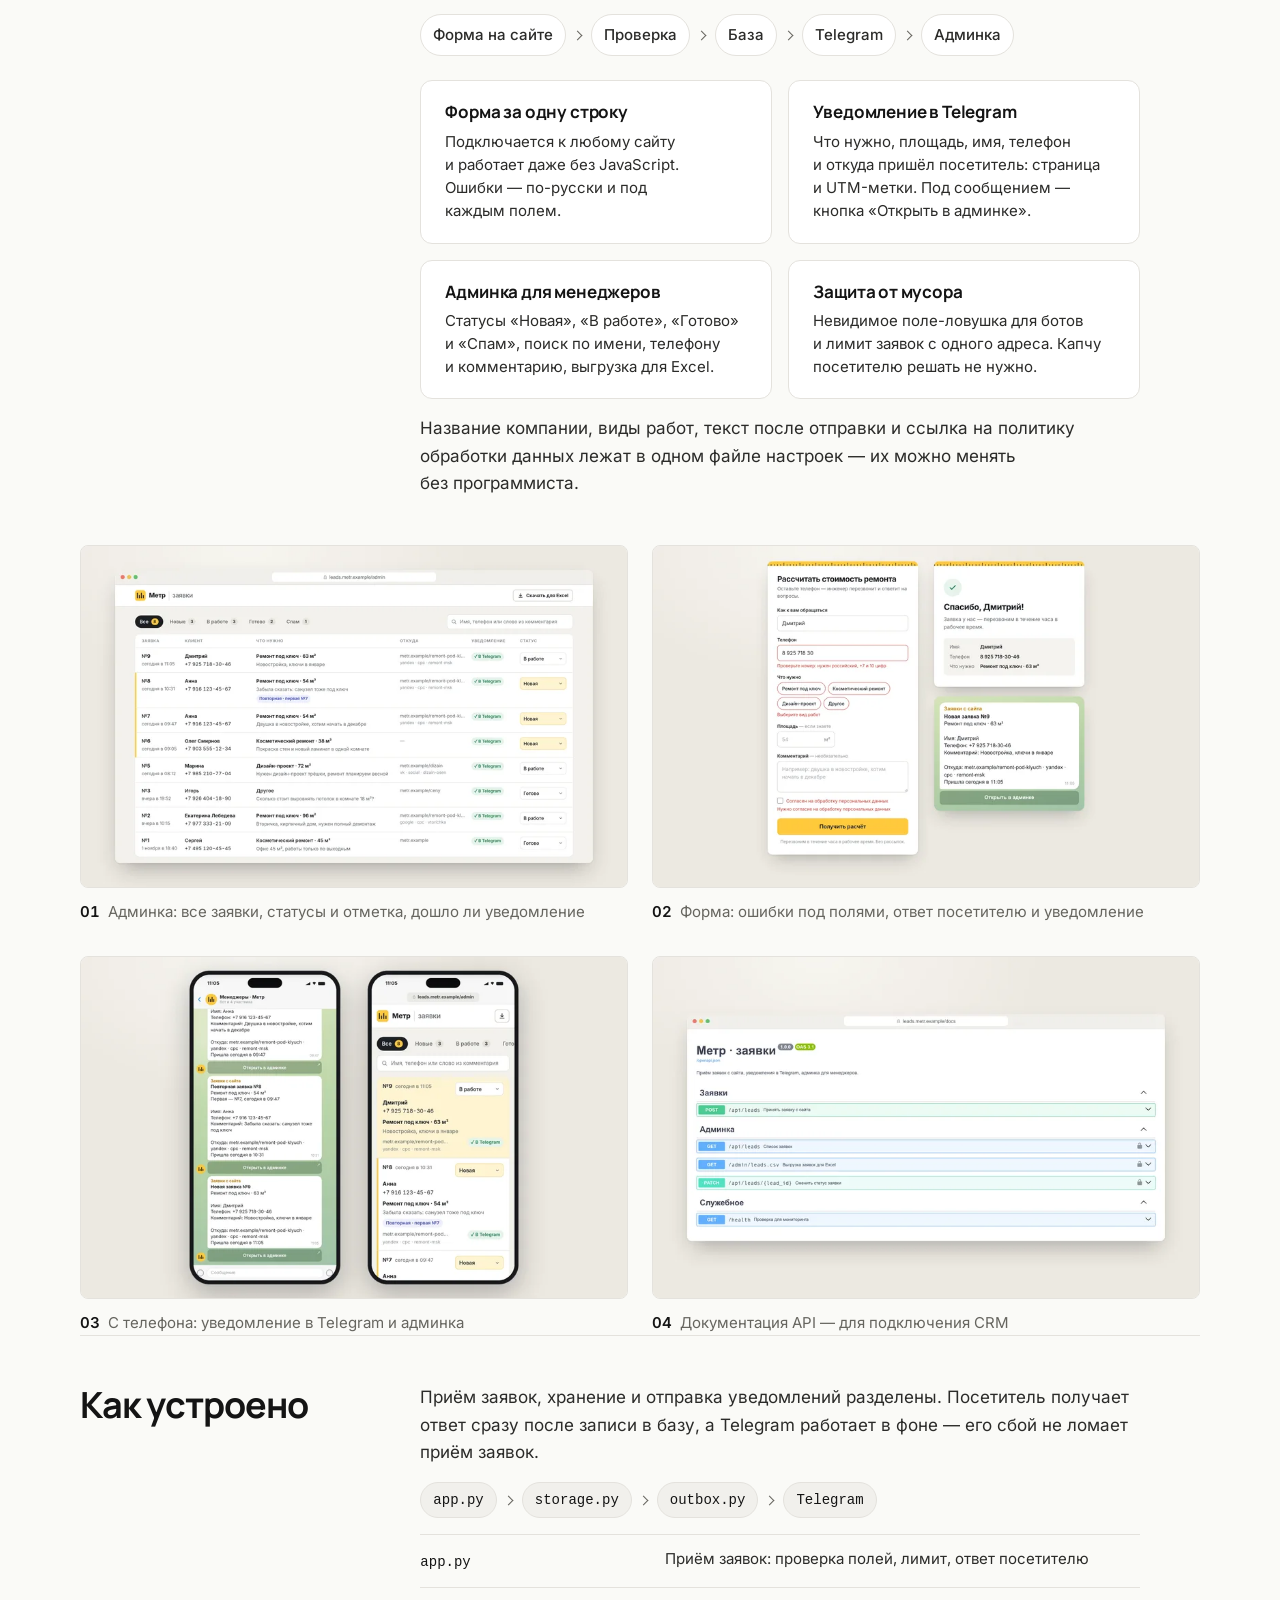
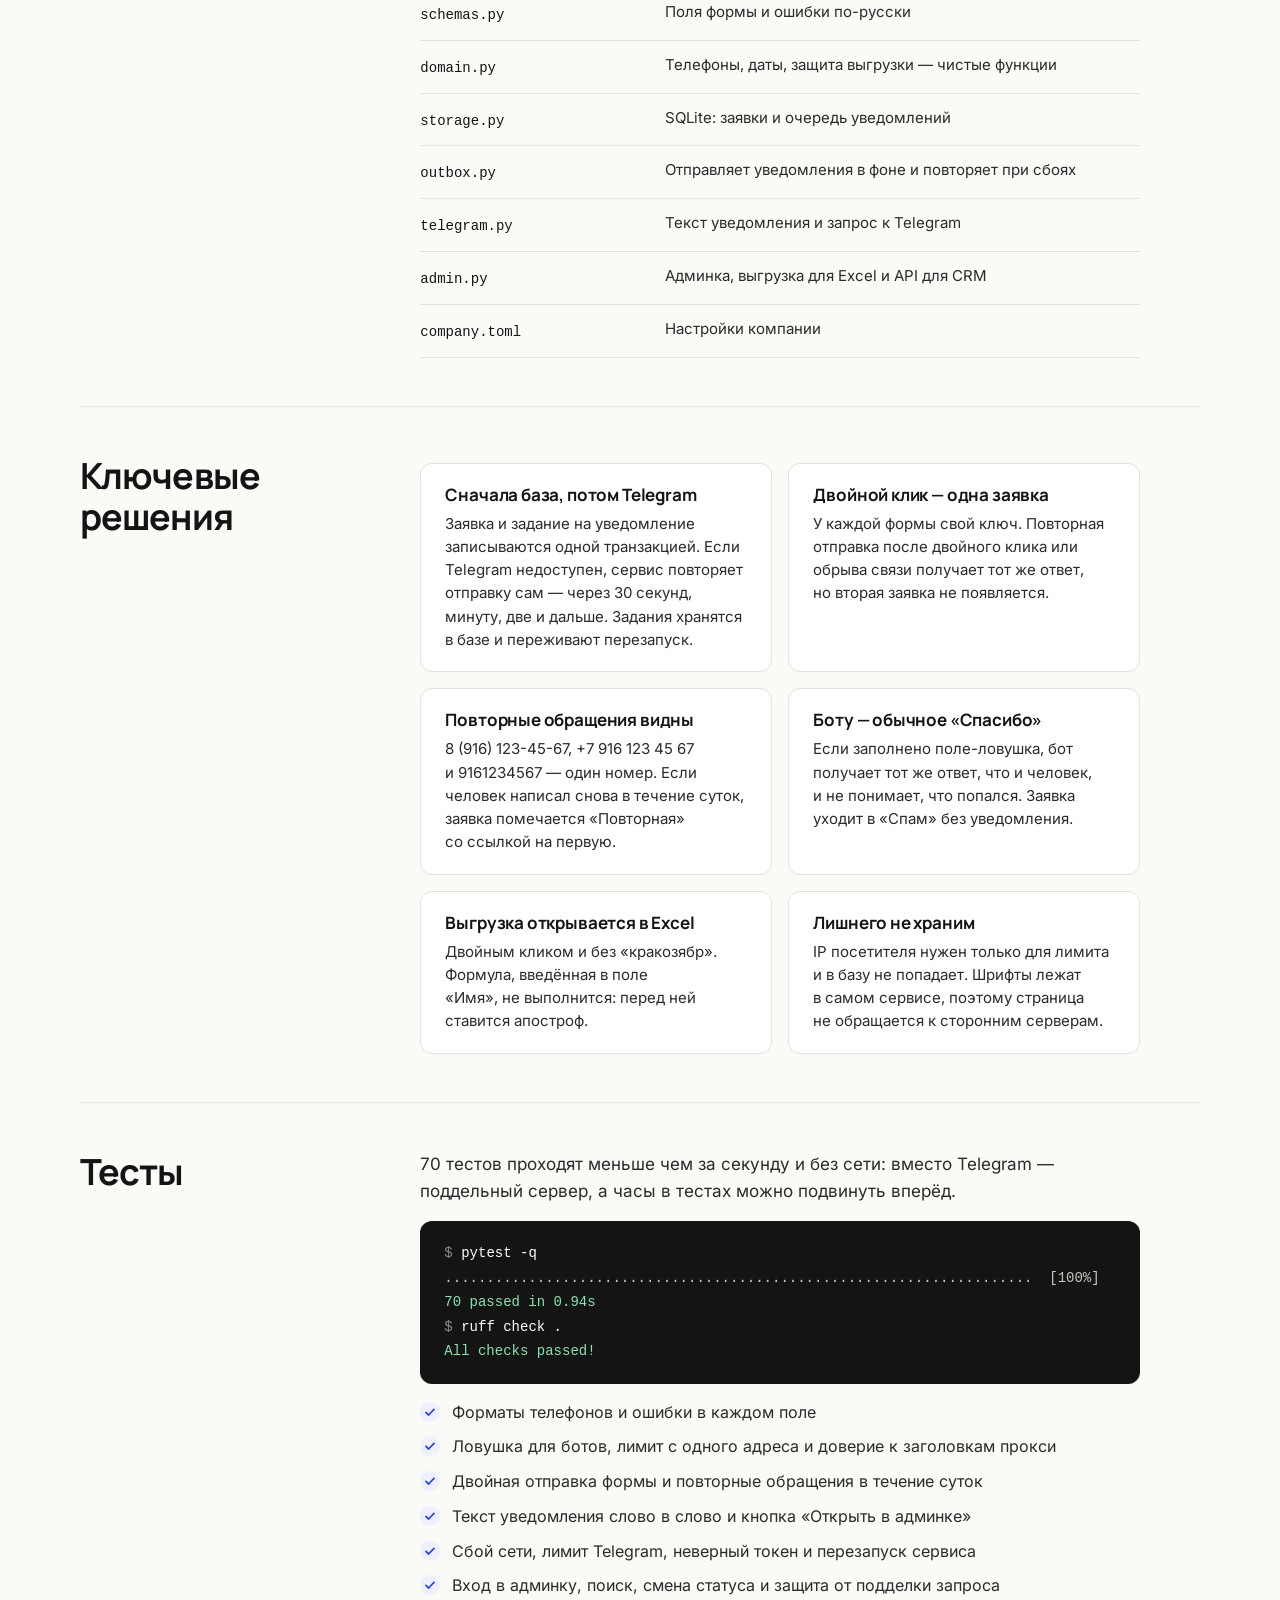
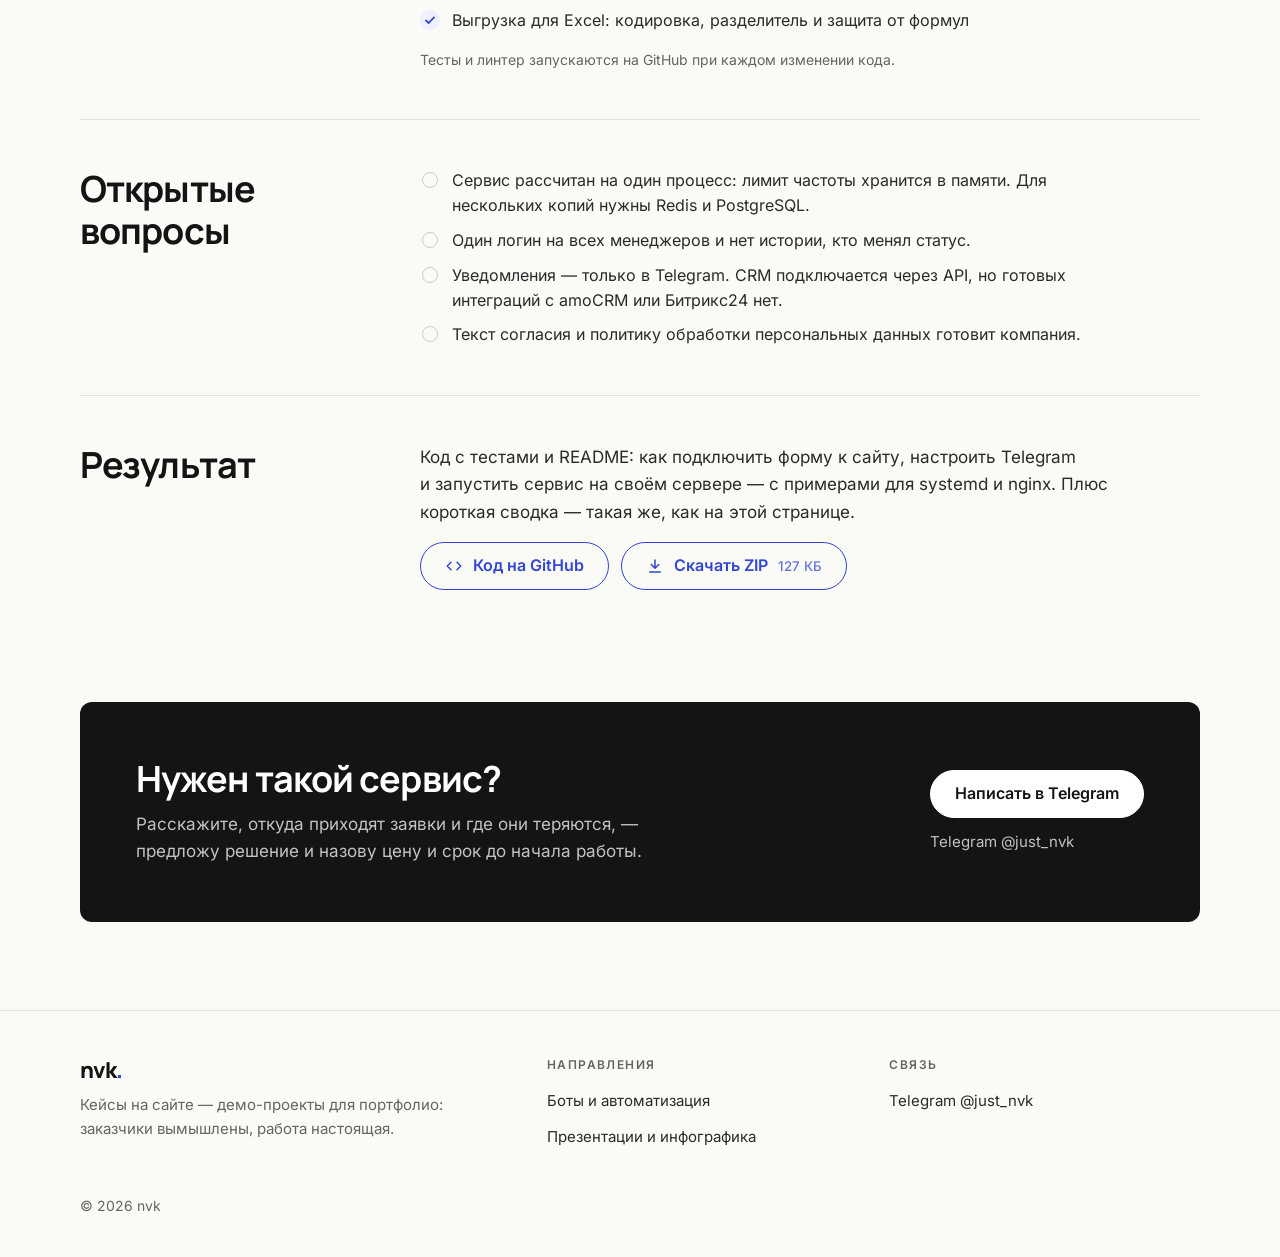
<file: docs/cases/leads/index.html>
<!doctype html>
<html lang="ru">
<head>
<meta charset="utf-8">
<meta name="viewport" content="width=device-width, initial-scale=1">
<title>Кейс: сервис заявок для «Метра» — nvk</title>
<meta name="description" content="Демо-проект: сервис приёма заявок с сайта на Python и FastAPI. Уведомления менеджерам в Telegram, админка со статусами и выгрузка в Excel. Код с тестами.">
<meta property="og:type" content="website">
<meta property="og:locale" content="ru_RU">
<meta property="og:site_name" content="nvk">
<meta property="og:title" content="Кейс: сервис заявок для «Метра» — nvk">
<meta property="og:description" content="Демо-проект: сервис приёма заявок с сайта на Python и FastAPI. Уведомления менеджерам в Telegram, админка со статусами и выгрузка в Excel. Код с тестами.">
<link rel="canonical" href="https://just-nvk.github.io/cases/leads/">
<meta property="og:url" content="https://just-nvk.github.io/cases/leads/">
<meta property="og:image" content="https://just-nvk.github.io/assets/img/og/leads.png">
<meta property="og:image:width" content="1200">
<meta property="og:image:height" content="630">
<meta name="twitter:card" content="summary_large_image">
<meta name="theme-color" content="#FAFAF7">
<meta name="color-scheme" content="light">
<link rel="icon" href="../../favicon.svg" type="image/svg+xml">
<link rel="apple-touch-icon" href="../../apple-touch-icon.png">
<link rel="preload" href="../../assets/fonts/inter-cyrillic.woff2" as="font" type="font/woff2" crossorigin>
<link rel="preload" href="../../assets/fonts/manrope-cyrillic.woff2" as="font" type="font/woff2" crossorigin>
<link rel="stylesheet" href="../../assets/css/site.css?v=3607f835">
</head>
<body>
<a class="skip" href="#main">Перейти к содержанию</a>
<header class="site-header"><div class="container site-header__in">
<a class="wordmark" href="../../" aria-label="nvk — на главную">nvk<i>.</i></a>
<nav class="nav" aria-label="Разделы"><a href="../../dev/#services">Услуги</a><a href="../../dev/#cases">Кейсы</a><a href="../../dev/#process">Как я работаю</a><a href="../../dev/#faq">Вопросы</a></nav>
<a class="btn btn--primary btn--sm" href="https://t.me/just_nvk" target="_blank" rel="noopener">Написать в Telegram</a>
</div></header>
<main id="main">
<section class="case-hero"><div class="container">
<nav class="crumbs" aria-label="Вы здесь"><a href="../../dev/#cases"><svg viewBox="0 0 24 24" fill="none" stroke="currentColor" stroke-width="2" stroke-linecap="round" stroke-linejoin="round" aria-hidden="true"><path d="M19 12H5M11 18l-6-6 6-6"/></svg>Боты и автоматизация</a></nav>
<span class="kicker"><span class="nw">Демо-проект</span> · Сервис</span>
<h1>Сервис заявок для «Метра»</h1>
<p class="lead">Вымышленная компания «Метр» ремонтирует квартиры. Сервис принимает заявки с сайта, сразу пишет о них менеджерам в Telegram и собирает в простой админке — со статусами, поиском и выгрузкой в Excel.</p>
<ul class="facts"><li><span>Стек</span><b>Python · FastAPI</b></li><li><span>Хранение</span><b>SQLite — один файл</b></li><li><span>Уведомления</span><b>В Telegram, сразу</b></li><li><span>Тесты</span><b>70 тестов на pytest</b></li></ul>
</div></section>
<div class="container"><figure class="case-video">
<video class="case-video__wide" width="1920" height="1080" controls muted playsinline loop preload="none" data-autoplay poster="../../assets/img/leads/poster-1600.webp" aria-label="Видео: посетитель оставляет заявку на сайте, менеджер сразу получает её в Telegram и берёт в работу в админке"><source src="../../assets/video/leads-demo.mp4" type="video/mp4"></video>
<video class="case-video__tall" width="720" height="1280" controls muted playsinline loop preload="none" data-autoplay poster="../../assets/img/leads/poster-vertical.webp" aria-label="Видео: посетитель оставляет заявку на сайте, менеджер сразу получает её в Telegram и берёт в работу в админке"><source src="../../assets/video/leads-demo-vertical.mp4" type="video/mp4"></video>
<figcaption>От формы на сайте до статуса «В работе», без звука. Форма и админка — настоящий сервис, окно Telegram — макет с настоящим текстом уведомления.</figcaption>
</figure></div>
<div class="container case-body">
<section class="case-sec" aria-labelledby="task-title"><h2 id="task-title">Задача</h2><div class="case-sec__body"><p>Заявки с сайта приходят на общую почту. Менеджер видит их через пару часов, часть попадает в спам, а кому уже перезвонили — непонятно.</p><p>Нужен сервис, который принимает заявки с формы на сайте, сразу сообщает о них менеджерам и показывает, что с каждой заявкой происходит.</p></div></section>
<section class="case-sec" aria-labelledby="solution-title"><h2 id="solution-title">Решение</h2><div class="case-sec__body"><p>Заявка доходит от формы до менеджера за секунду и не теряется, даже если Telegram недоступен.</p>
<ol class="flow" aria-label="Путь заявки"><li><span>Форма на сайте</span></li><li><span>Проверка</span></li><li><span>База</span></li><li><span>Telegram</span></li><li><span>Админка</span></li></ol>
<ul class="decisions"><li><h3>Форма за одну строку</h3><p>Подключается к любому сайту и работает даже без JavaScript. Ошибки — <span class="nw">по-русски</span> и под каждым полем.</p></li><li><h3>Уведомление в Telegram</h3><p>Что нужно, площадь, имя, телефон и откуда пришёл посетитель: страница и <span class="nw">UTM-метки</span>. Под сообщением — кнопка «Открыть в админке».</p></li><li><h3>Админка для менеджеров</h3><p>Статусы «Новая», «В работе», «Готово» и «Спам», поиск по имени, телефону и комментарию, выгрузка для Excel.</p></li><li><h3>Защита от мусора</h3><p>Невидимое <span class="nw">поле-ловушка</span> для ботов и лимит заявок с одного адреса. Капчу посетителю решать не нужно.</p></li></ul>
<p>Название компании, виды работ, текст после отправки и ссылка на политику обработки данных лежат в одном файле настроек — их можно менять без программиста.</p></div></section>
<div class="gallery">
<figure><a href="../../assets/img/leads/admin-1600.webp" data-lightbox data-caption="Админка: все заявки, статусы и отметка, дошло ли уведомление"><img src="../../assets/img/leads/admin-800.webp" srcset="../../assets/img/leads/admin-800.webp 800w, ../../assets/img/leads/admin-1600.webp 1600w" sizes="(max-width: 699px) 100vw, 548px" width="1600" height="1000" alt="Админка «Метр · заявки»: таблица из восьми заявок со статусами, источником и отметкой «В Telegram»" loading="lazy" decoding="async"></a><figcaption><b>01</b>Админка: все заявки, статусы и отметка, дошло ли уведомление</figcaption></figure>
<figure><a href="../../assets/img/leads/form-1600.webp" data-lightbox data-caption="Форма: ошибки под полями, ответ посетителю и уведомление"><img src="../../assets/img/leads/form-800.webp" srcset="../../assets/img/leads/form-800.webp 800w, ../../assets/img/leads/form-1600.webp 1600w" sizes="(max-width: 699px) 100vw, 548px" width="1600" height="1000" alt="Форма заявки с ошибками под полями, экран «Спасибо, Дмитрий!» и уведомление о заявке №9 в Telegram" loading="lazy" decoding="async"></a><figcaption><b>02</b>Форма: ошибки под полями, ответ посетителю и уведомление</figcaption></figure>
<figure><a href="../../assets/img/leads/phones-1600.webp" data-lightbox data-caption="С телефона: уведомление в Telegram и админка"><img src="../../assets/img/leads/phones-800.webp" srcset="../../assets/img/leads/phones-800.webp 800w, ../../assets/img/leads/phones-1600.webp 1600w" sizes="(max-width: 699px) 100vw, 548px" width="1600" height="1000" alt="Два телефона: чат менеджеров с уведомлениями о заявках и мобильная версия админки" loading="lazy" decoding="async"></a><figcaption><b>03</b>С телефона: уведомление в Telegram и админка</figcaption></figure>
<figure><a href="../../assets/img/leads/docs-1600.webp" data-lightbox data-caption="Документация API — для подключения CRM"><img src="../../assets/img/leads/docs-800.webp" srcset="../../assets/img/leads/docs-800.webp 800w, ../../assets/img/leads/docs-1600.webp 1600w" sizes="(max-width: 699px) 100vw, 548px" width="1600" height="1000" alt="Страница документации API: приём заявки, список заявок, выгрузка, смена статуса и проверка для мониторинга" loading="lazy" decoding="async"></a><figcaption><b>04</b>Документация API — для подключения CRM</figcaption></figure>
</div>
<section class="case-sec" aria-labelledby="arch-title"><h2 id="arch-title">Как устроено</h2><div class="case-sec__body"><p>Приём заявок, хранение и отправка уведомлений разделены. Посетитель получает ответ сразу после записи в базу, а Telegram работает в фоне — его сбой не ломает приём заявок.</p>
<ol class="flow flow--code" aria-label="Путь заявки по коду"><li><span>app.py</span></li><li><span>storage.py</span></li><li><span>outbox.py</span></li><li><span>Telegram</span></li></ol>
<dl class="arch"><div><dt><code>app.py</code></dt><dd>Приём заявок: проверка полей, лимит, ответ посетителю</dd></div><div><dt><code>schemas.py</code></dt><dd>Поля формы и ошибки <span class="nw">по-русски</span></dd></div><div><dt><code>domain.py</code></dt><dd>Телефоны, даты, защита выгрузки — чистые функции</dd></div><div><dt><code>storage.py</code></dt><dd>SQLite: заявки и очередь уведомлений</dd></div><div><dt><code>outbox.py</code></dt><dd>Отправляет уведомления в фоне и повторяет при сбоях</dd></div><div><dt><code>telegram.py</code></dt><dd>Текст уведомления и запрос к Telegram</dd></div><div><dt><code>admin.py</code></dt><dd>Админка, выгрузка для Excel и API для CRM</dd></div><div><dt><code>company.toml</code></dt><dd>Настройки компании</dd></div></dl></div></section>
<section class="case-sec" aria-labelledby="decisions-title"><h2 id="decisions-title">Ключевые решения</h2><div class="case-sec__body"><ul class="decisions"><li><h3>Сначала база, потом Telegram</h3><p>Заявка и задание на уведомление записываются одной транзакцией. Если Telegram недоступен, сервис повторяет отправку сам — через 30 секунд, минуту, две и дальше. Задания хранятся в базе и переживают перезапуск.</p></li><li><h3>Двойной клик — одна заявка</h3><p>У каждой формы свой ключ. Повторная отправка после двойного клика или обрыва связи получает тот же ответ, но вторая заявка не появляется.</p></li><li><h3>Повторные обращения видны</h3><p>8 (916) <span class="nw">123-45</span>-67, +7 916 123 45 67 и 9161234567 — один номер. Если человек написал снова в течение суток, заявка помечается «Повторная» со ссылкой на первую.</p></li><li><h3>Боту — обычное «Спасибо»</h3><p>Если заполнено <span class="nw">поле-ловушка</span>, бот получает тот же ответ, что и человек, и не понимает, что попался. Заявка уходит в «Спам» без уведомления.</p></li><li><h3>Выгрузка открывается в Excel</h3><p>Двойным кликом и без «кракозябр». Формула, введённая в поле «Имя», не выполнится: перед ней ставится апостроф.</p></li><li><h3>Лишнего не храним</h3><p>IP посетителя нужен только для лимита и в базу не попадает. Шрифты лежат в самом сервисе, поэтому страница не обращается к сторонним серверам.</p></li></ul></div></section>
<section class="case-sec" aria-labelledby="tests-title"><h2 id="tests-title">Тесты</h2><div class="case-sec__body"><p>70 тестов проходят меньше чем за секунду и без сети: вместо Telegram — поддельный сервер, а часы в тестах можно подвинуть вперёд.</p>
<pre class="term"><code><span class="term__cmd">pytest -q</span>
<span class="term__progress"><span>......................................................................</span><span>[100%]</span></span>
<span class="term__ok">70 passed in 0.94s</span>
<span class="term__cmd">ruff check .</span>
<span class="term__ok">All checks passed!</span></code></pre>
<ul class="checks"><li>Форматы телефонов и ошибки в каждом поле</li><li>Ловушка для ботов, лимит с одного адреса и доверие к заголовкам прокси</li><li>Двойная отправка формы и повторные обращения в течение суток</li><li>Текст уведомления слово в слово и кнопка «Открыть в админке»</li><li>Сбой сети, лимит Telegram, неверный токен и перезапуск сервиса</li><li>Вход в админку, поиск, смена статуса и защита от подделки запроса</li><li>Выгрузка для Excel: кодировка, разделитель и защита от формул</li></ul>
<p class="note">Тесты и линтер запускаются на GitHub при каждом изменении кода.</p></div></section>
<section class="case-sec" aria-labelledby="open-title"><h2 id="open-title">Открытые вопросы</h2><div class="case-sec__body"><ul class="checks checks--open"><li>Сервис рассчитан на один процесс: лимит частоты хранится в памяти. Для нескольких копий нужны Redis и PostgreSQL.</li><li>Один логин на всех менеджеров и нет истории, кто менял статус.</li><li>Уведомления — только в Telegram. CRM подключается через API, но готовых интеграций с amoCRM или Битрикс24 нет.</li><li>Текст согласия и политику обработки персональных данных готовит компания.</li></ul></div></section>
<section class="case-sec" aria-labelledby="result-title"><h2 id="result-title">Результат</h2><div class="case-sec__body"><p>Код с тестами и README: как подключить форму к сайту, настроить Telegram и запустить сервис на своём сервере — с примерами для systemd и nginx. Плюс короткая сводка — такая же, как на этой странице.</p>
<div class="downloads"><a class="btn btn--ghost" href="https://github.com/just-nvk/metr-leads" target="_blank" rel="noopener"><svg viewBox="0 0 24 24" fill="none" stroke="currentColor" stroke-width="2" stroke-linecap="round" stroke-linejoin="round" aria-hidden="true"><path d="M8 7l-5 5 5 5M16 7l5 5-5 5"/></svg>Код на GitHub</a><a class="btn btn--ghost" href="../../files/metr-leads.zip" download><svg viewBox="0 0 24 24" fill="none" stroke="currentColor" stroke-width="2" stroke-linecap="round" stroke-linejoin="round" aria-hidden="true"><path d="M12 4v11M7 10l5 5 5-5M5 20h14"/></svg>Скачать ZIP <small>127 КБ</small></a></div></div></section>
</div>
<section class="section" aria-labelledby="cta-title"><div class="container"><div class="cta-band">
<div><h2 id="cta-title">Нужен такой сервис?</h2><p>Расскажите, откуда приходят заявки и где они теряются, — предложу решение и назову цену и срок до начала работы.</p></div>
<div class="cta-band__act"><a class="btn btn--light" href="https://t.me/just_nvk" target="_blank" rel="noopener">Написать в Telegram</a><span class="cta-band__handle">Telegram @just_nvk</span></div>
</div></div></section>
</main>
<footer class="site-footer"><div class="container">
<div class="site-footer__grid">
<div class="site-footer__about"><a class="wordmark" href="../../" aria-label="nvk — на главную">nvk<i>.</i></a><p>Кейсы на сайте — <span class="nw">демо-проекты</span> для портфолио: заказчики вымышлены, работа настоящая.</p></div>
<div><h2>Направления</h2><ul><li><a href="../../dev/">Боты и автоматизация</a></li><li><a href="../../design/">Презентации и инфографика</a></li></ul></div>
<div><h2>Связь</h2><ul><li><a href="https://t.me/just_nvk" target="_blank" rel="noopener">Telegram @just_nvk</a></li></ul></div>
</div>
<p class="site-footer__copy">© 2026 nvk</p>
</div></footer>
<script src="../../assets/js/site.js?v=3607f835" defer></script>
</body>
</html>
</file>
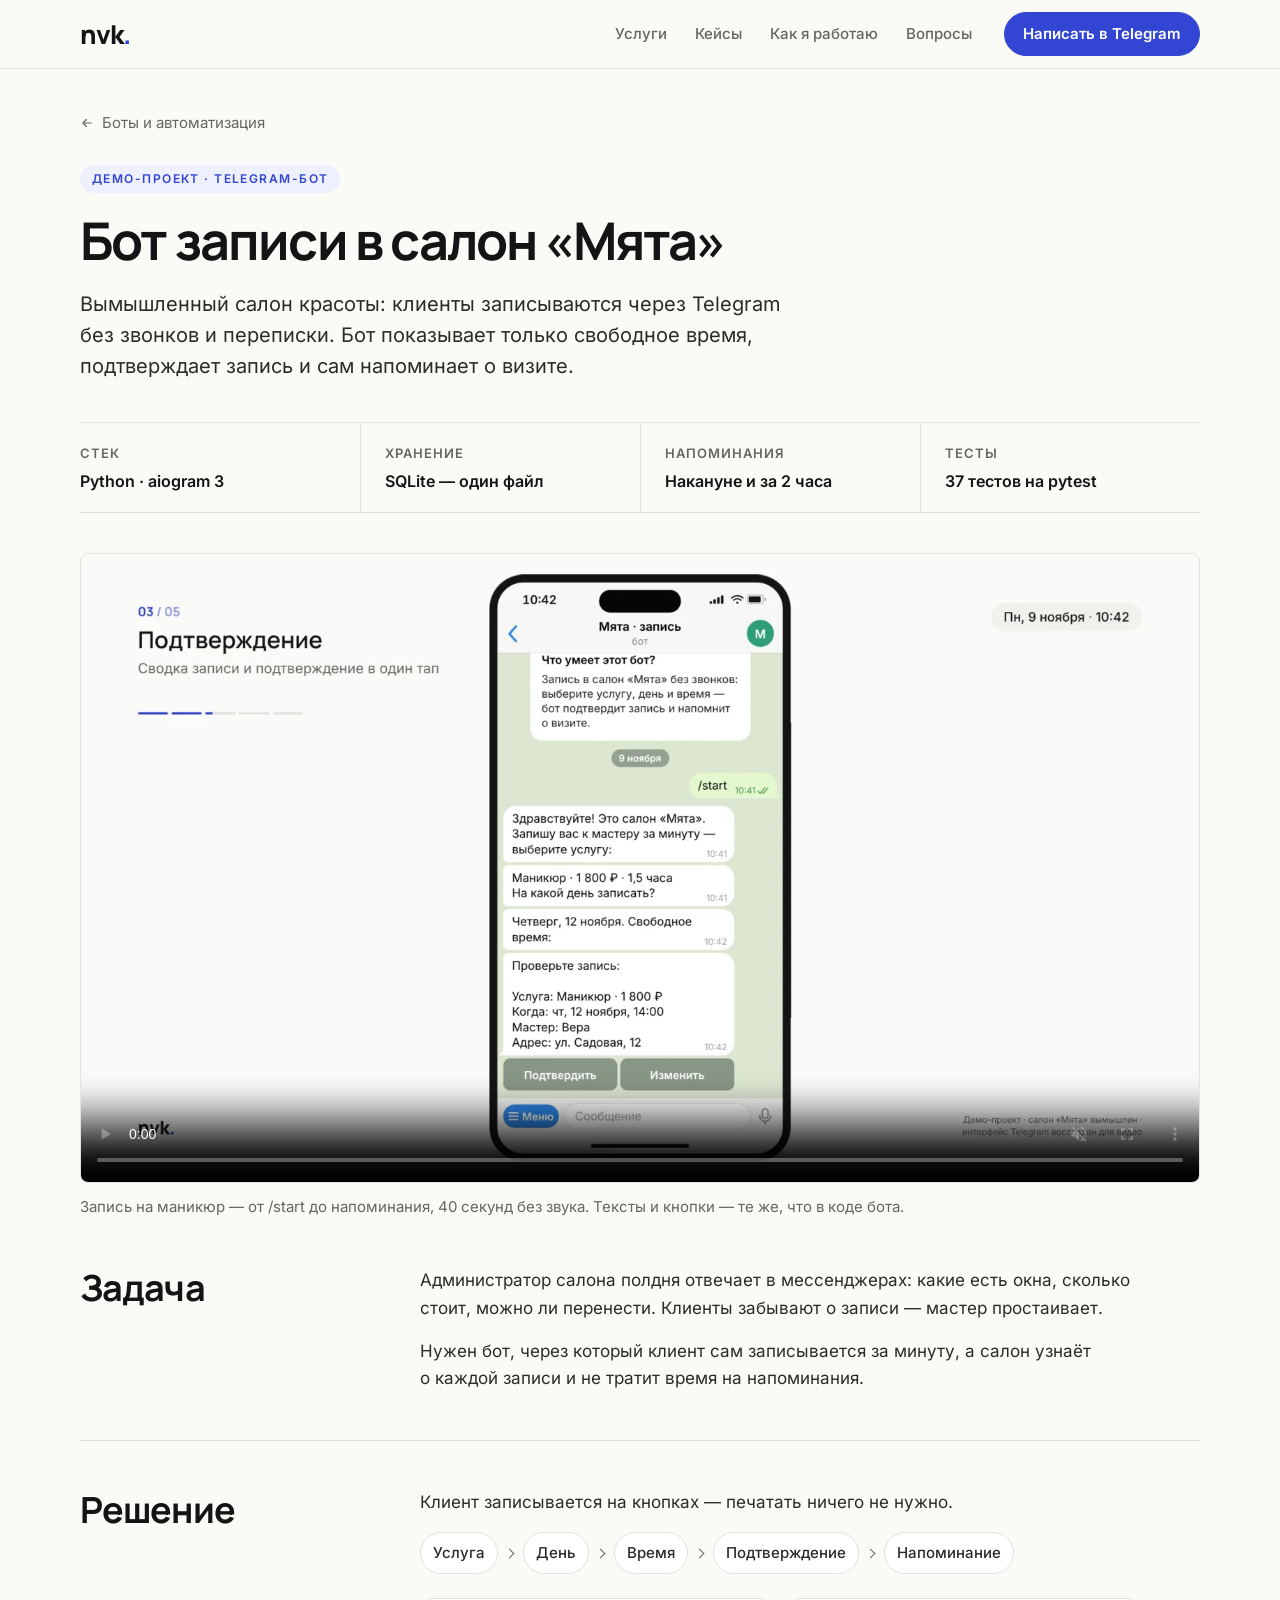
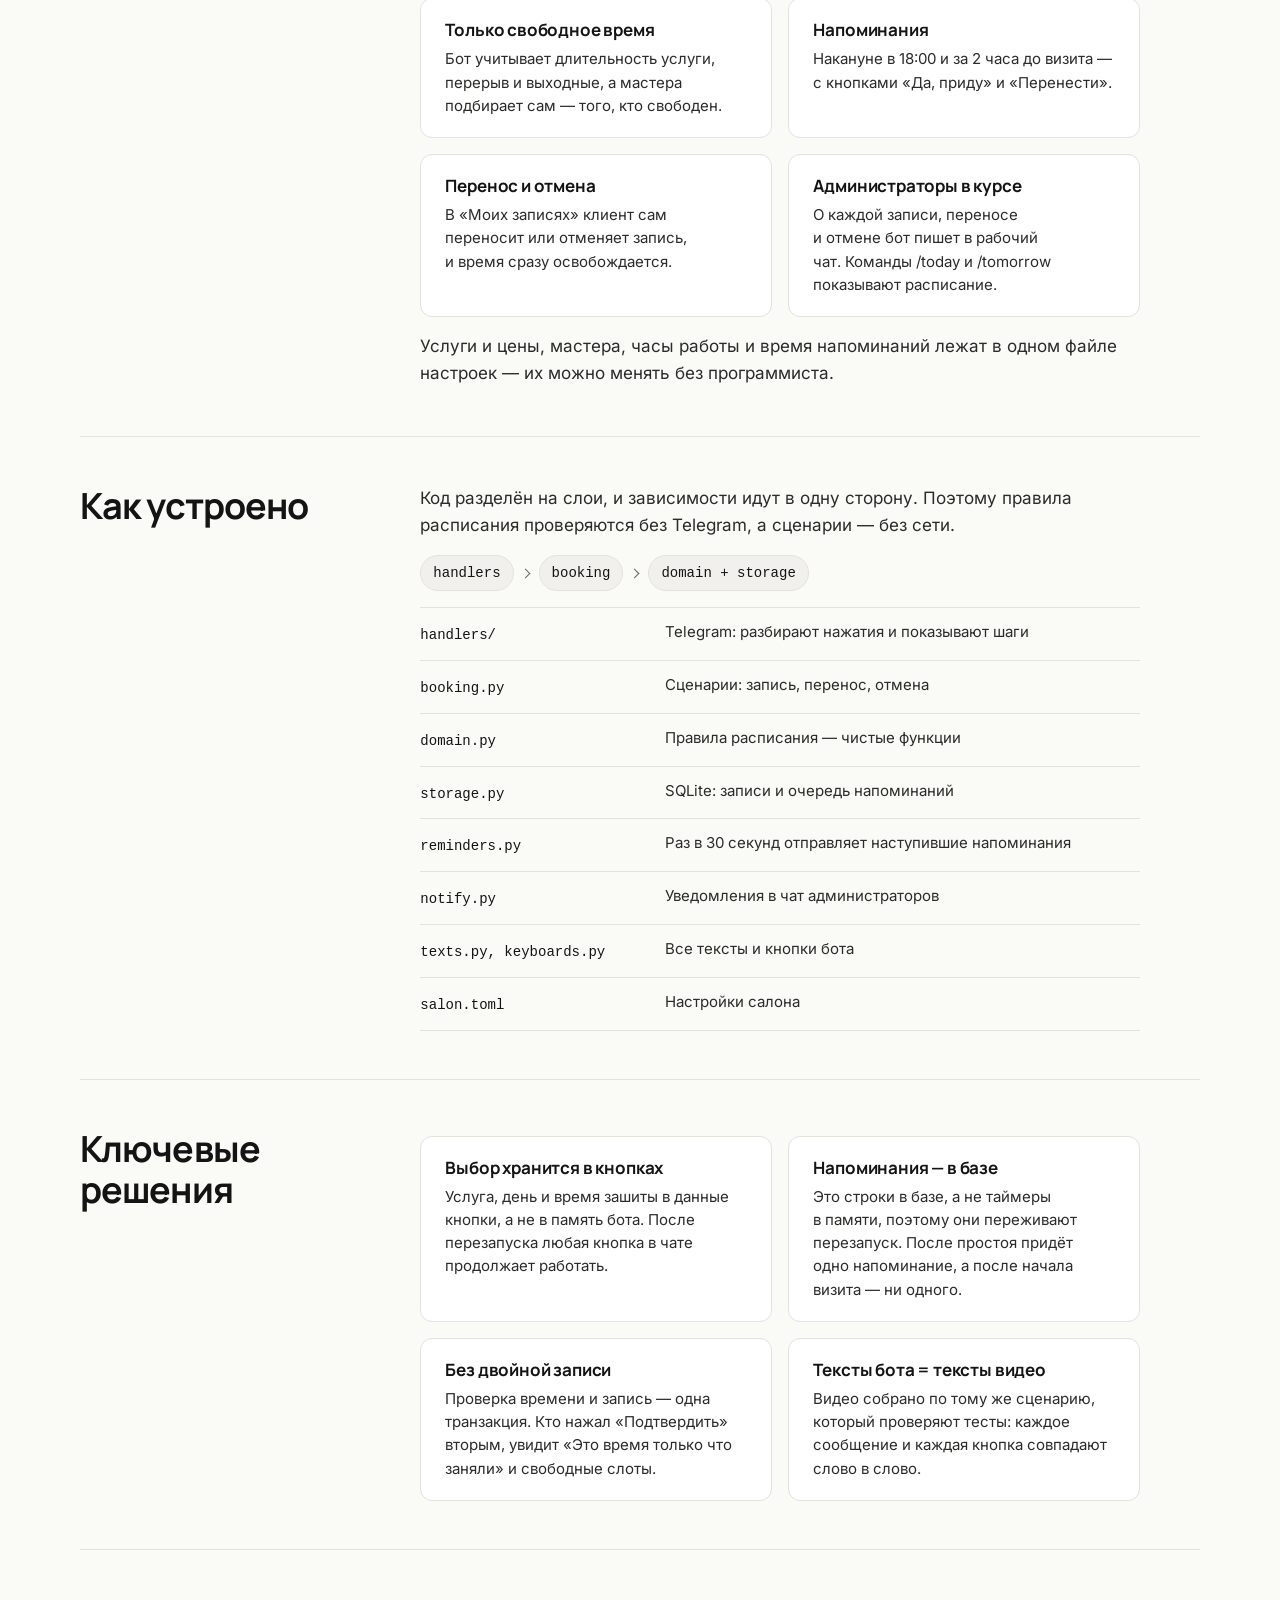
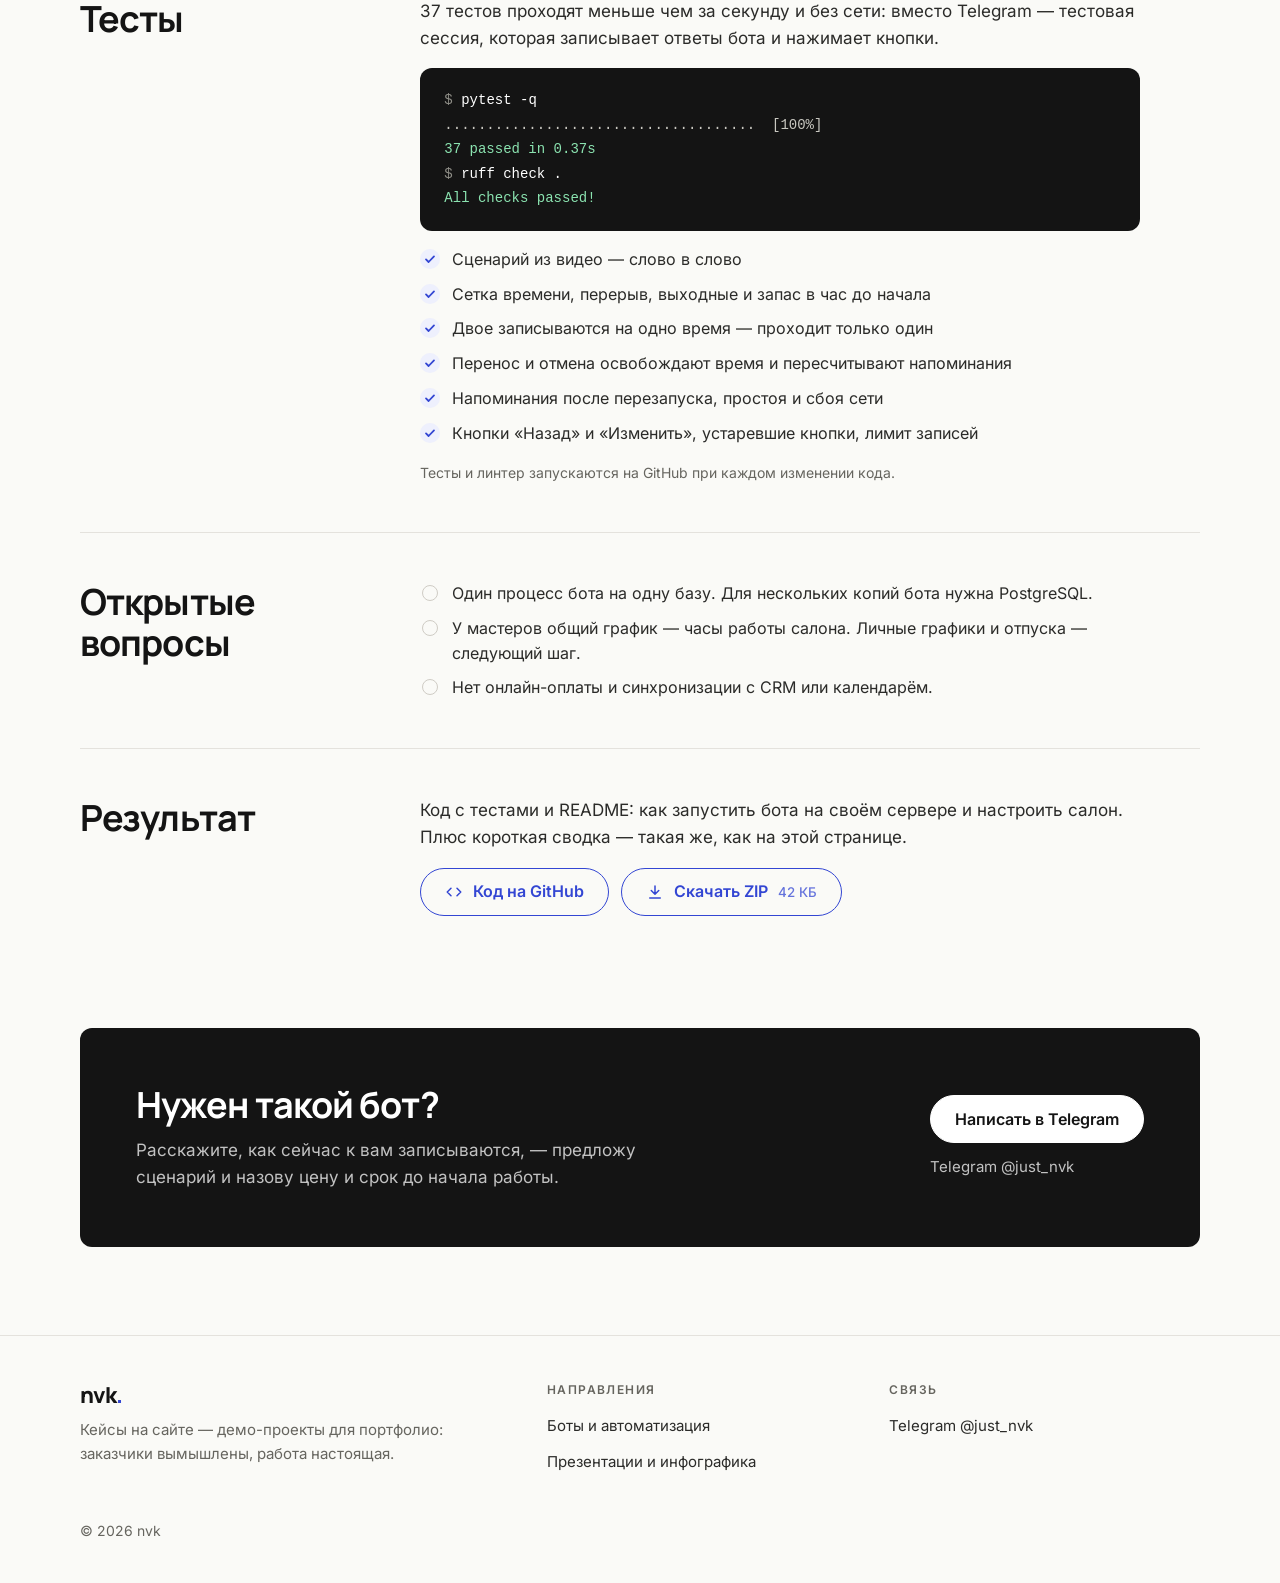
<file: docs/cases/mint-bot/index.html>
<!doctype html>
<html lang="ru">
<head>
<meta charset="utf-8">
<meta name="viewport" content="width=device-width, initial-scale=1">
<title>Кейс: бот записи в салон «Мята» — nvk</title>
<meta name="description" content="Демо-проект: Telegram-бот записи в салон на Python и aiogram 3. Свободное время, подтверждение, напоминания и уведомления администраторам. Код с тестами.">
<meta property="og:type" content="website">
<meta property="og:locale" content="ru_RU">
<meta property="og:site_name" content="nvk">
<meta property="og:title" content="Кейс: бот записи в салон «Мята» — nvk">
<meta property="og:description" content="Демо-проект: Telegram-бот записи в салон на Python и aiogram 3. Свободное время, подтверждение, напоминания и уведомления администраторам. Код с тестами.">
<link rel="canonical" href="https://just-nvk.github.io/cases/mint-bot/">
<meta property="og:url" content="https://just-nvk.github.io/cases/mint-bot/">
<meta property="og:image" content="https://just-nvk.github.io/assets/img/og/mint.png">
<meta property="og:image:width" content="1200">
<meta property="og:image:height" content="630">
<meta name="twitter:card" content="summary_large_image">
<meta name="theme-color" content="#FAFAF7">
<meta name="color-scheme" content="light">
<link rel="icon" href="../../favicon.svg" type="image/svg+xml">
<link rel="apple-touch-icon" href="../../apple-touch-icon.png">
<link rel="preload" href="../../assets/fonts/inter-cyrillic.woff2" as="font" type="font/woff2" crossorigin>
<link rel="preload" href="../../assets/fonts/manrope-cyrillic.woff2" as="font" type="font/woff2" crossorigin>
<link rel="stylesheet" href="../../assets/css/site.css?v=3607f835">
</head>
<body>
<a class="skip" href="#main">Перейти к содержанию</a>
<header class="site-header"><div class="container site-header__in">
<a class="wordmark" href="../../" aria-label="nvk — на главную">nvk<i>.</i></a>
<nav class="nav" aria-label="Разделы"><a href="../../dev/#services">Услуги</a><a href="../../dev/#cases">Кейсы</a><a href="../../dev/#process">Как я работаю</a><a href="../../dev/#faq">Вопросы</a></nav>
<a class="btn btn--primary btn--sm" href="https://t.me/just_nvk" target="_blank" rel="noopener">Написать в Telegram</a>
</div></header>
<main id="main">
<section class="case-hero"><div class="container">
<nav class="crumbs" aria-label="Вы здесь"><a href="../../dev/#cases"><svg viewBox="0 0 24 24" fill="none" stroke="currentColor" stroke-width="2" stroke-linecap="round" stroke-linejoin="round" aria-hidden="true"><path d="M19 12H5M11 18l-6-6 6-6"/></svg>Боты и автоматизация</a></nav>
<span class="kicker"><span class="nw">Демо-проект</span> · Telegram-бот</span>
<h1>Бот записи в салон «Мята»</h1>
<p class="lead">Вымышленный салон красоты: клиенты записываются через Telegram без звонков и переписки. Бот показывает только свободное время, подтверждает запись и сам напоминает о визите.</p>
<ul class="facts"><li><span>Стек</span><b>Python · aiogram 3</b></li><li><span>Хранение</span><b>SQLite — один файл</b></li><li><span>Напоминания</span><b>Накануне и за 2 часа</b></li><li><span>Тесты</span><b>37 тестов на pytest</b></li></ul>
</div></section>
<div class="container"><figure class="case-video">
<video class="case-video__wide" width="1920" height="1080" controls muted playsinline loop preload="none" data-autoplay poster="../../assets/img/mint/poster-1600.webp" aria-label="Видео: клиент записывается на маникюр — выбирает услугу, день и время, подтверждает запись и получает напоминание"><source src="../../assets/video/mint-demo.mp4" type="video/mp4"></video>
<video class="case-video__tall" width="720" height="1280" controls muted playsinline loop preload="none" data-autoplay poster="../../assets/img/mint/poster-vertical.webp" aria-label="Видео: клиент записывается на маникюр — выбирает услугу, день и время, подтверждает запись и получает напоминание"><source src="../../assets/video/mint-demo-vertical.mp4" type="video/mp4"></video>
<figcaption>Запись на маникюр — от /start до напоминания, 40 секунд без звука. Тексты и кнопки — те же, что в коде бота.</figcaption>
</figure></div>
<div class="container case-body">
<section class="case-sec" aria-labelledby="task-title"><h2 id="task-title">Задача</h2><div class="case-sec__body"><p>Администратор салона полдня отвечает в мессенджерах: какие есть окна, сколько стоит, можно ли перенести. Клиенты забывают о записи — мастер простаивает.</p><p>Нужен бот, через который клиент сам записывается за минуту, а салон узнаёт о каждой записи и не тратит время на напоминания.</p></div></section>
<section class="case-sec" aria-labelledby="solution-title"><h2 id="solution-title">Решение</h2><div class="case-sec__body"><p>Клиент записывается на кнопках — печатать ничего не нужно.</p>
<ol class="flow" aria-label="Шаги записи"><li><span>Услуга</span></li><li><span>День</span></li><li><span>Время</span></li><li><span>Подтверждение</span></li><li><span>Напоминание</span></li></ol>
<ul class="decisions"><li><h3>Только свободное время</h3><p>Бот учитывает длительность услуги, перерыв и выходные, а мастера подбирает сам — того, кто свободен.</p></li><li><h3>Напоминания</h3><p>Накануне в 18:00 и за 2 часа до визита — с кнопками «Да, приду» и «Перенести».</p></li><li><h3>Перенос и отмена</h3><p>В «Моих записях» клиент сам переносит или отменяет запись, и время сразу освобождается.</p></li><li><h3>Администраторы в курсе</h3><p>О каждой записи, переносе и отмене бот пишет в рабочий чат. Команды /today и /tomorrow показывают расписание.</p></li></ul>
<p>Услуги и цены, мастера, часы работы и время напоминаний лежат в одном файле настроек — их можно менять без программиста.</p></div></section>
<section class="case-sec" aria-labelledby="arch-title"><h2 id="arch-title">Как устроено</h2><div class="case-sec__body"><p>Код разделён на слои, и зависимости идут в одну сторону. Поэтому правила расписания проверяются без Telegram, а сценарии — без сети.</p>
<ol class="flow flow--code" aria-label="Направление зависимостей"><li><span>handlers</span></li><li><span>booking</span></li><li><span>domain + storage</span></li></ol>
<dl class="arch"><div><dt><code>handlers/</code></dt><dd>Telegram: разбирают нажатия и показывают шаги</dd></div><div><dt><code>booking.py</code></dt><dd>Сценарии: запись, перенос, отмена</dd></div><div><dt><code>domain.py</code></dt><dd>Правила расписания — чистые функции</dd></div><div><dt><code>storage.py</code></dt><dd>SQLite: записи и очередь напоминаний</dd></div><div><dt><code>reminders.py</code></dt><dd>Раз в 30 секунд отправляет наступившие напоминания</dd></div><div><dt><code>notify.py</code></dt><dd>Уведомления в чат администраторов</dd></div><div><dt><code>texts.py, keyboards.py</code></dt><dd>Все тексты и кнопки бота</dd></div><div><dt><code>salon.toml</code></dt><dd>Настройки салона</dd></div></dl></div></section>
<section class="case-sec" aria-labelledby="decisions-title"><h2 id="decisions-title">Ключевые решения</h2><div class="case-sec__body"><ul class="decisions"><li><h3>Выбор хранится в кнопках</h3><p>Услуга, день и время зашиты в данные кнопки, а не в память бота. После перезапуска любая кнопка в чате продолжает работать.</p></li><li><h3>Напоминания — в базе</h3><p>Это строки в базе, а не таймеры в памяти, поэтому они переживают перезапуск. После простоя придёт одно напоминание, а после начала визита — ни одного.</p></li><li><h3>Без двойной записи</h3><p>Проверка времени и запись — одна транзакция. Кто нажал «Подтвердить» вторым, увидит «Это время только что заняли» и свободные слоты.</p></li><li><h3>Тексты бота = тексты видео</h3><p>Видео собрано по тому же сценарию, который проверяют тесты: каждое сообщение и каждая кнопка совпадают слово в слово.</p></li></ul></div></section>
<section class="case-sec" aria-labelledby="tests-title"><h2 id="tests-title">Тесты</h2><div class="case-sec__body"><p>37 тестов проходят меньше чем за секунду и без сети: вместо Telegram — тестовая сессия, которая записывает ответы бота и нажимает кнопки.</p>
<pre class="term"><code><span class="term__cmd">pytest -q</span>
.....................................  [100%]
<span class="term__ok">37 passed in 0.37s</span>
<span class="term__cmd">ruff check .</span>
<span class="term__ok">All checks passed!</span></code></pre>
<ul class="checks"><li>Сценарий из видео — слово в слово</li><li>Сетка времени, перерыв, выходные и запас в час до начала</li><li>Двое записываются на одно время — проходит только один</li><li>Перенос и отмена освобождают время и пересчитывают напоминания</li><li>Напоминания после перезапуска, простоя и сбоя сети</li><li>Кнопки «Назад» и «Изменить», устаревшие кнопки, лимит записей</li></ul>
<p class="note">Тесты и линтер запускаются на GitHub при каждом изменении кода.</p></div></section>
<section class="case-sec" aria-labelledby="open-title"><h2 id="open-title">Открытые вопросы</h2><div class="case-sec__body"><ul class="checks checks--open"><li>Один процесс бота на одну базу. Для нескольких копий бота нужна PostgreSQL.</li><li>У мастеров общий график — часы работы салона. Личные графики и отпуска — следующий шаг.</li><li>Нет онлайн-оплаты и синхронизации с CRM или календарём.</li></ul></div></section>
<section class="case-sec" aria-labelledby="result-title"><h2 id="result-title">Результат</h2><div class="case-sec__body"><p>Код с тестами и README: как запустить бота на своём сервере и настроить салон. Плюс короткая сводка — такая же, как на этой странице.</p>
<div class="downloads"><a class="btn btn--ghost" href="https://github.com/just-nvk/mint-bot" target="_blank" rel="noopener"><svg viewBox="0 0 24 24" fill="none" stroke="currentColor" stroke-width="2" stroke-linecap="round" stroke-linejoin="round" aria-hidden="true"><path d="M8 7l-5 5 5 5M16 7l5 5-5 5"/></svg>Код на GitHub</a><a class="btn btn--ghost" href="../../files/mint-bot.zip" download><svg viewBox="0 0 24 24" fill="none" stroke="currentColor" stroke-width="2" stroke-linecap="round" stroke-linejoin="round" aria-hidden="true"><path d="M12 4v11M7 10l5 5 5-5M5 20h14"/></svg>Скачать ZIP <small>42 КБ</small></a></div></div></section>
</div>
<section class="section" aria-labelledby="cta-title"><div class="container"><div class="cta-band">
<div><h2 id="cta-title">Нужен такой бот?</h2><p>Расскажите, как сейчас к вам записываются, — предложу сценарий и назову цену и срок до начала работы.</p></div>
<div class="cta-band__act"><a class="btn btn--light" href="https://t.me/just_nvk" target="_blank" rel="noopener">Написать в Telegram</a><span class="cta-band__handle">Telegram @just_nvk</span></div>
</div></div></section>
</main>
<footer class="site-footer"><div class="container">
<div class="site-footer__grid">
<div class="site-footer__about"><a class="wordmark" href="../../" aria-label="nvk — на главную">nvk<i>.</i></a><p>Кейсы на сайте — <span class="nw">демо-проекты</span> для портфолио: заказчики вымышлены, работа настоящая.</p></div>
<div><h2>Направления</h2><ul><li><a href="../../dev/">Боты и автоматизация</a></li><li><a href="../../design/">Презентации и инфографика</a></li></ul></div>
<div><h2>Связь</h2><ul><li><a href="https://t.me/just_nvk" target="_blank" rel="noopener">Telegram @just_nvk</a></li></ul></div>
</div>
<p class="site-footer__copy">© 2026 nvk</p>
</div></footer>
<script src="../../assets/js/site.js?v=3607f835" defer></script>
</body>
</html>
</file>
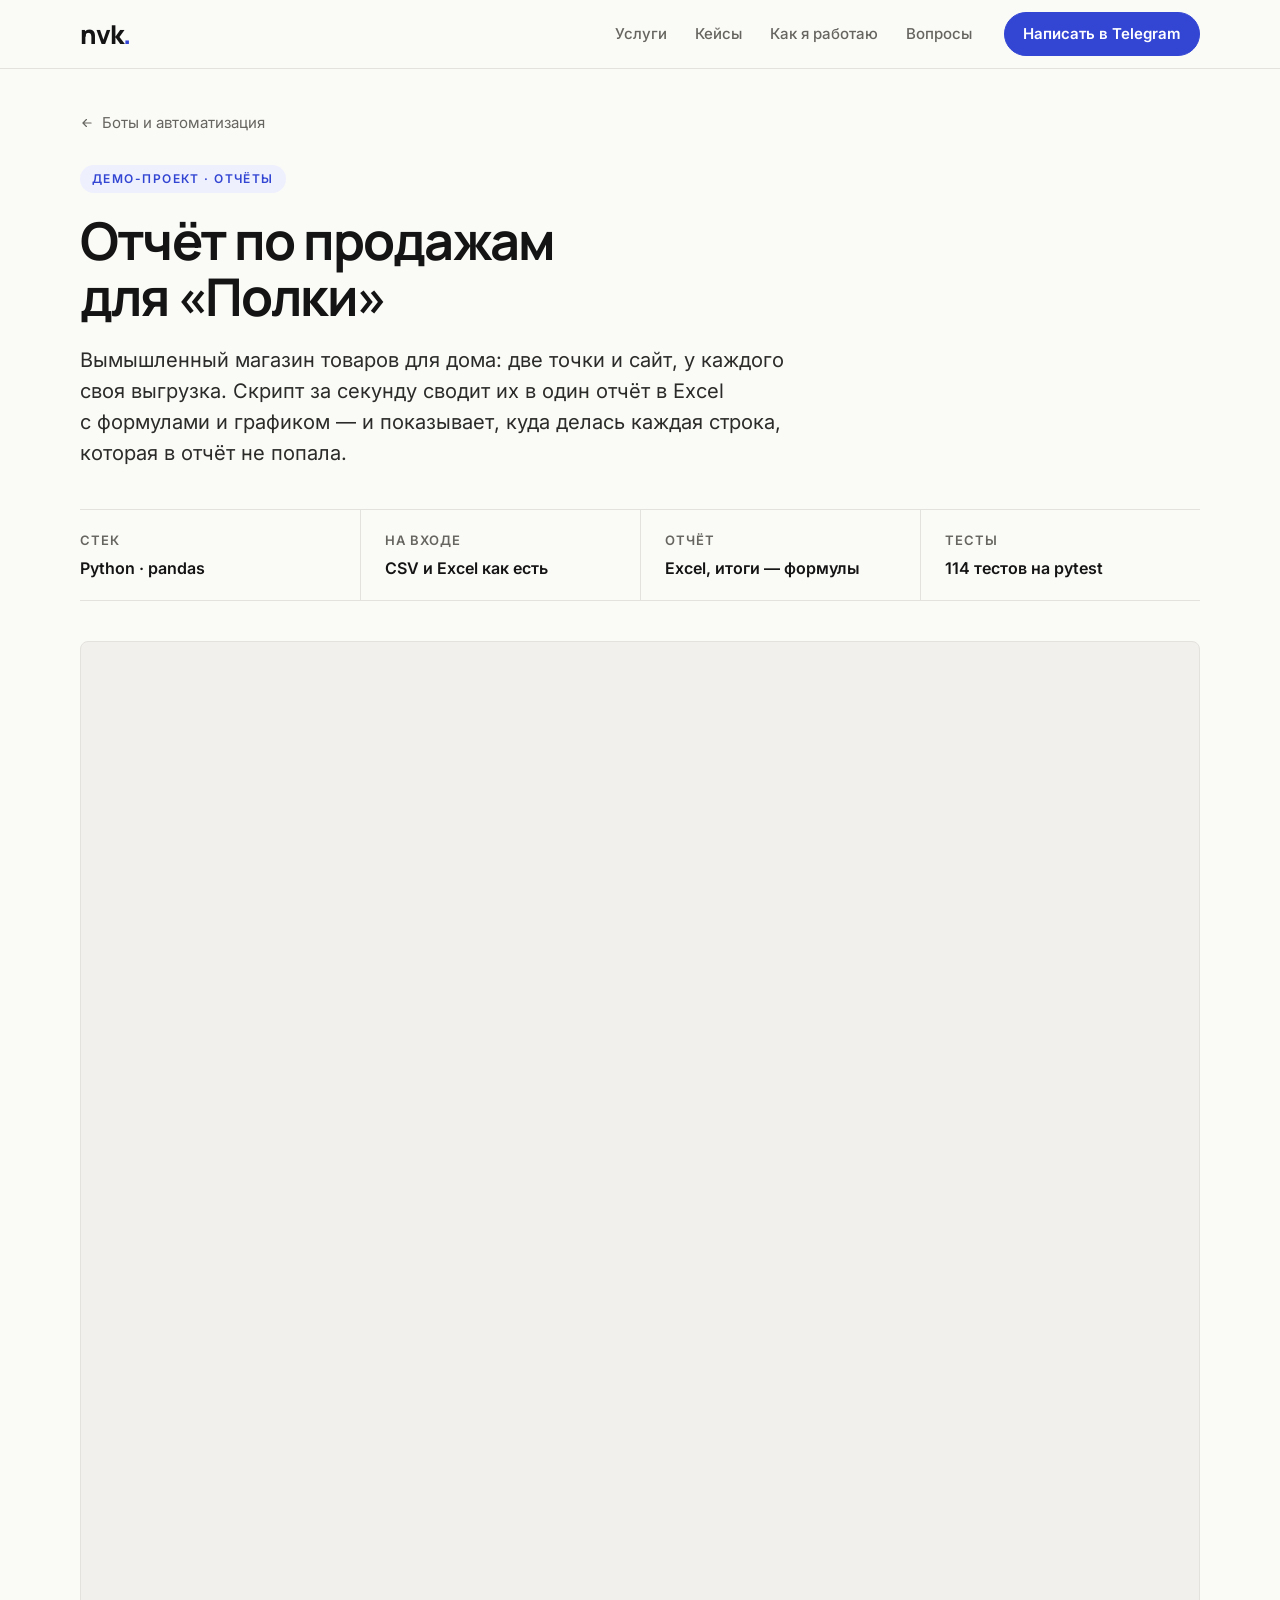
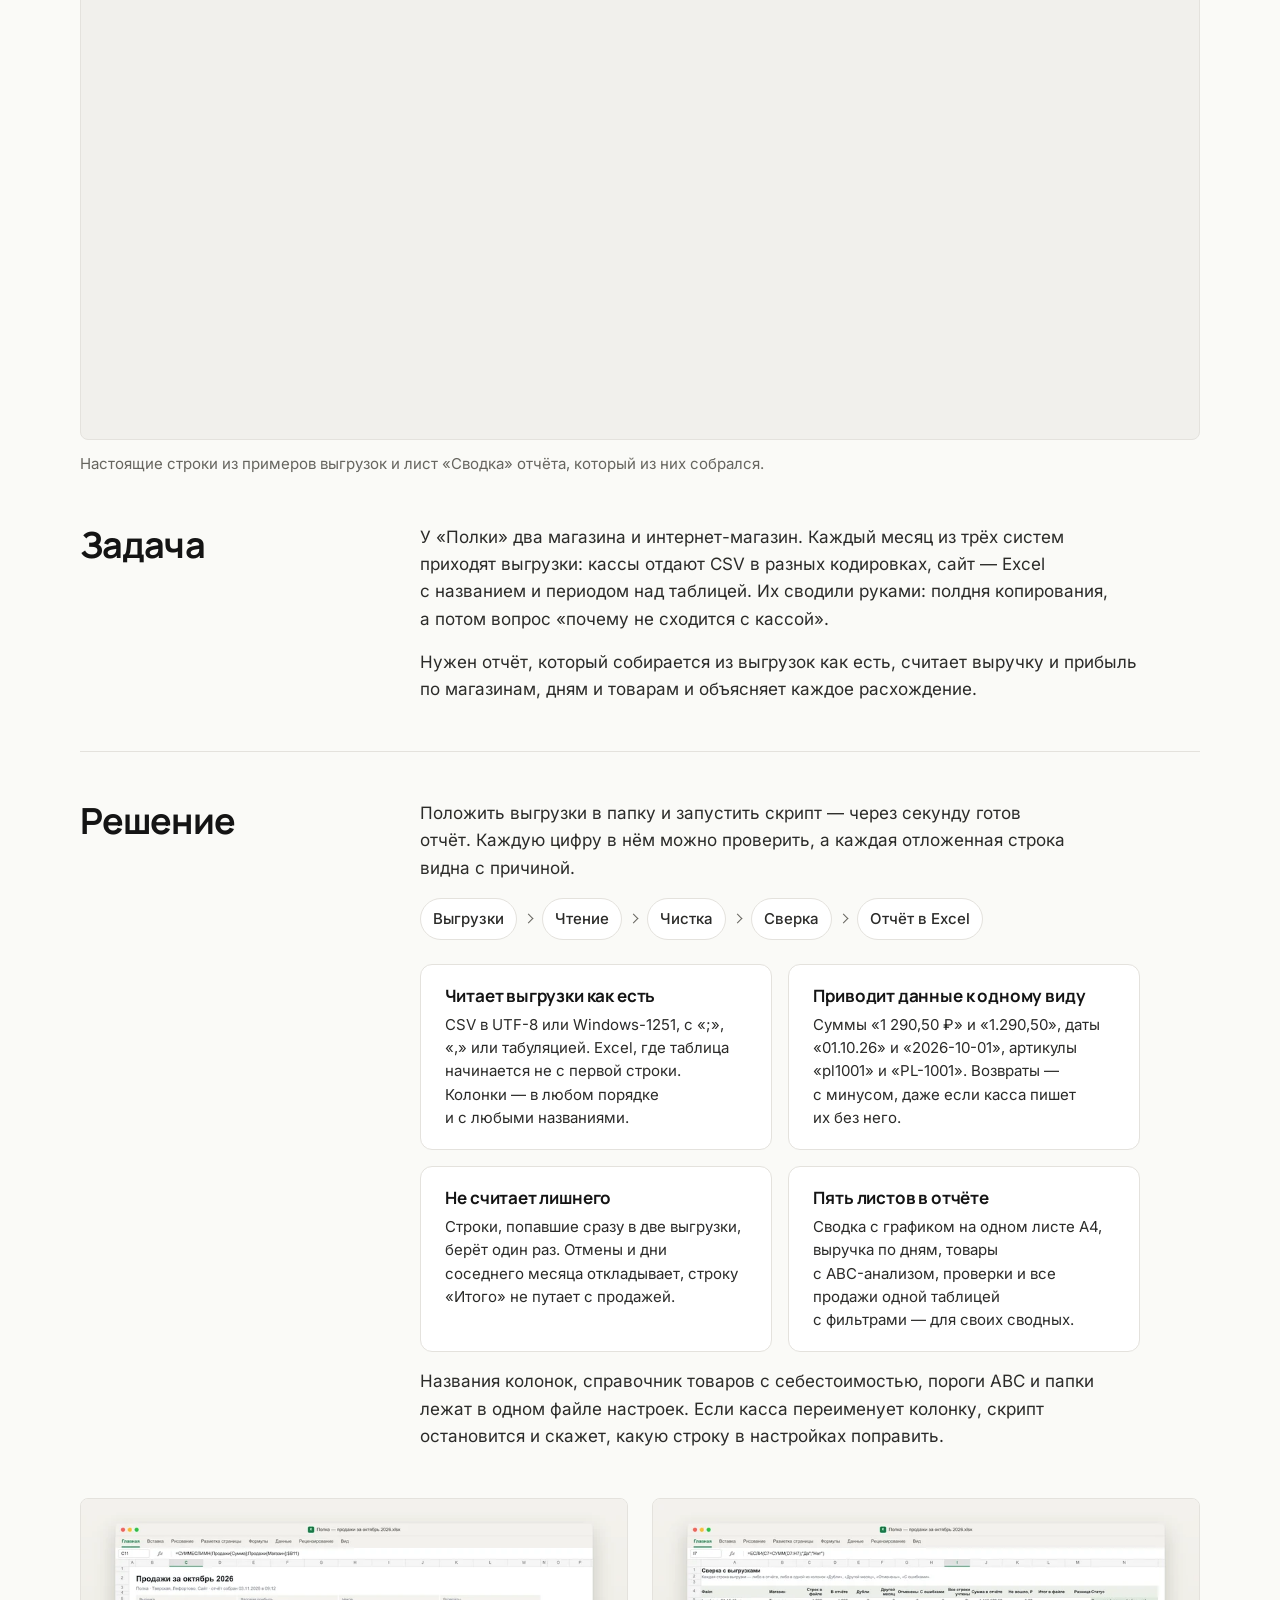
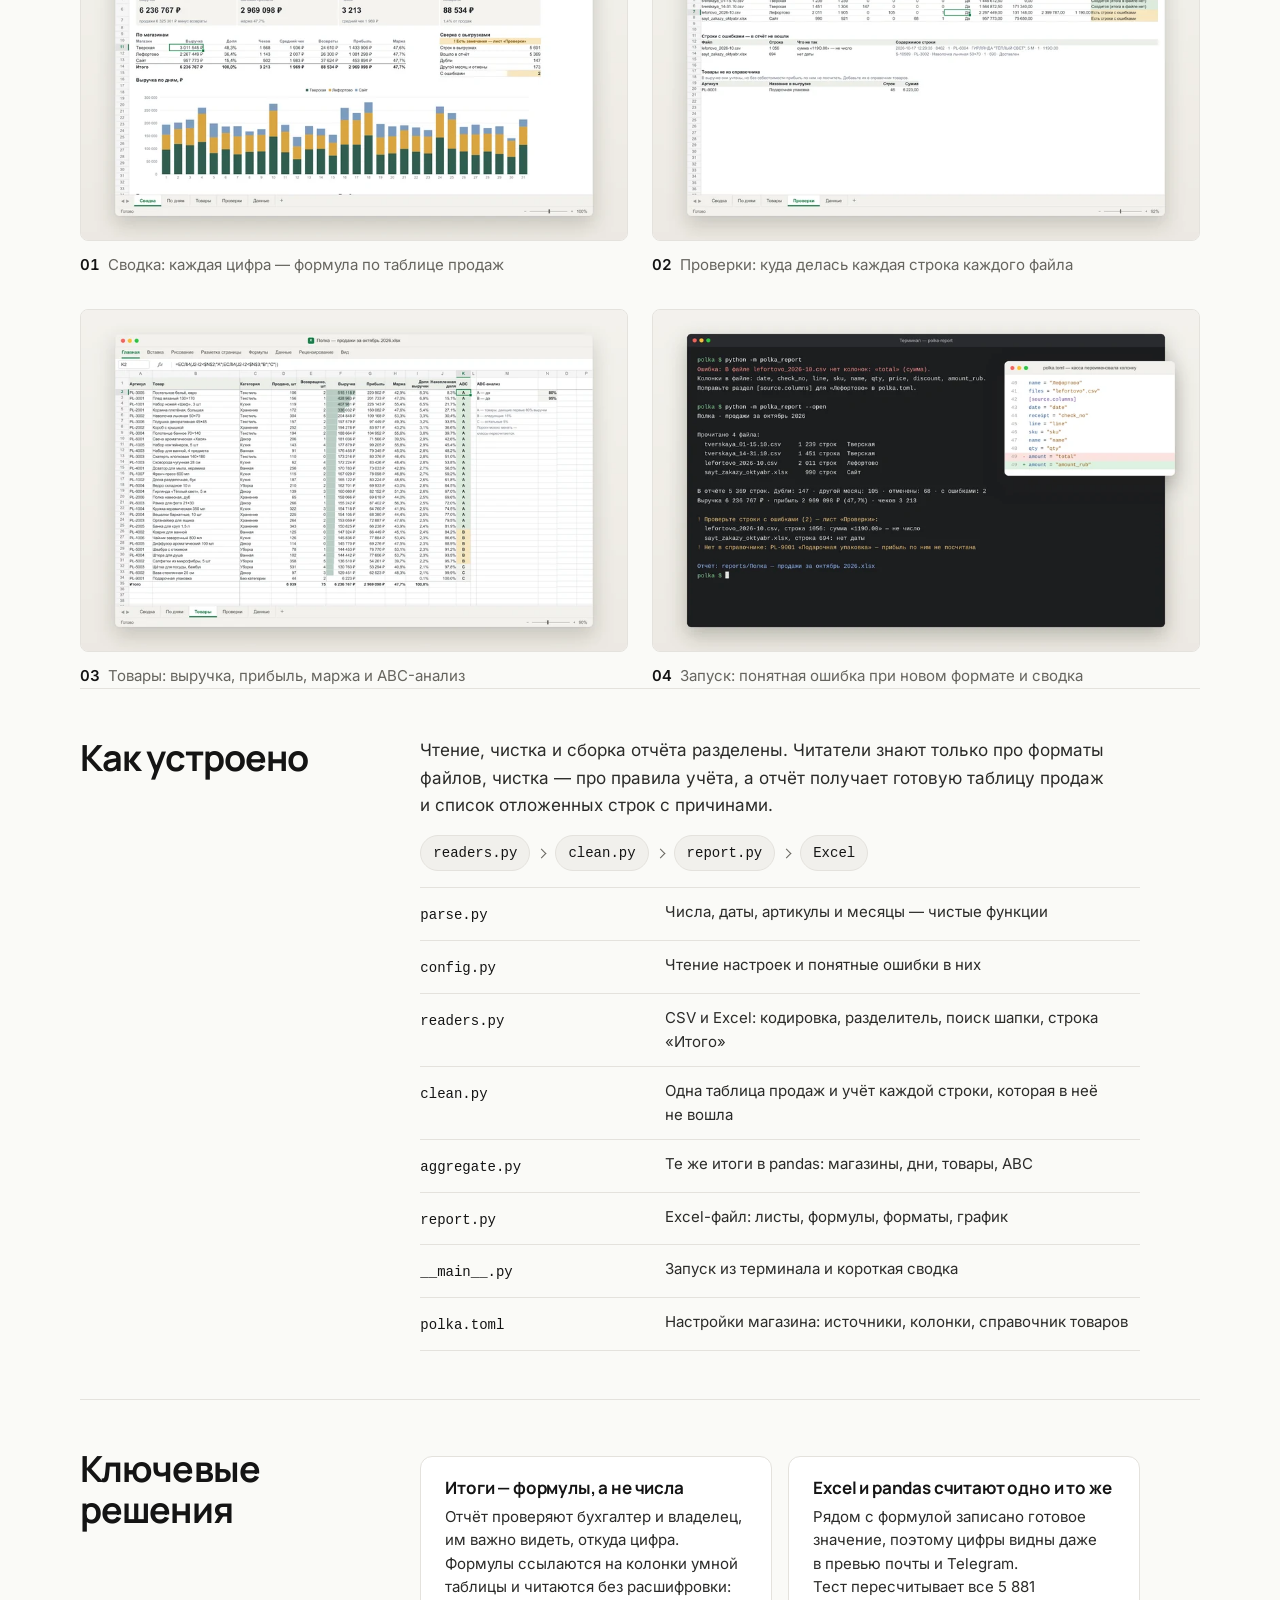
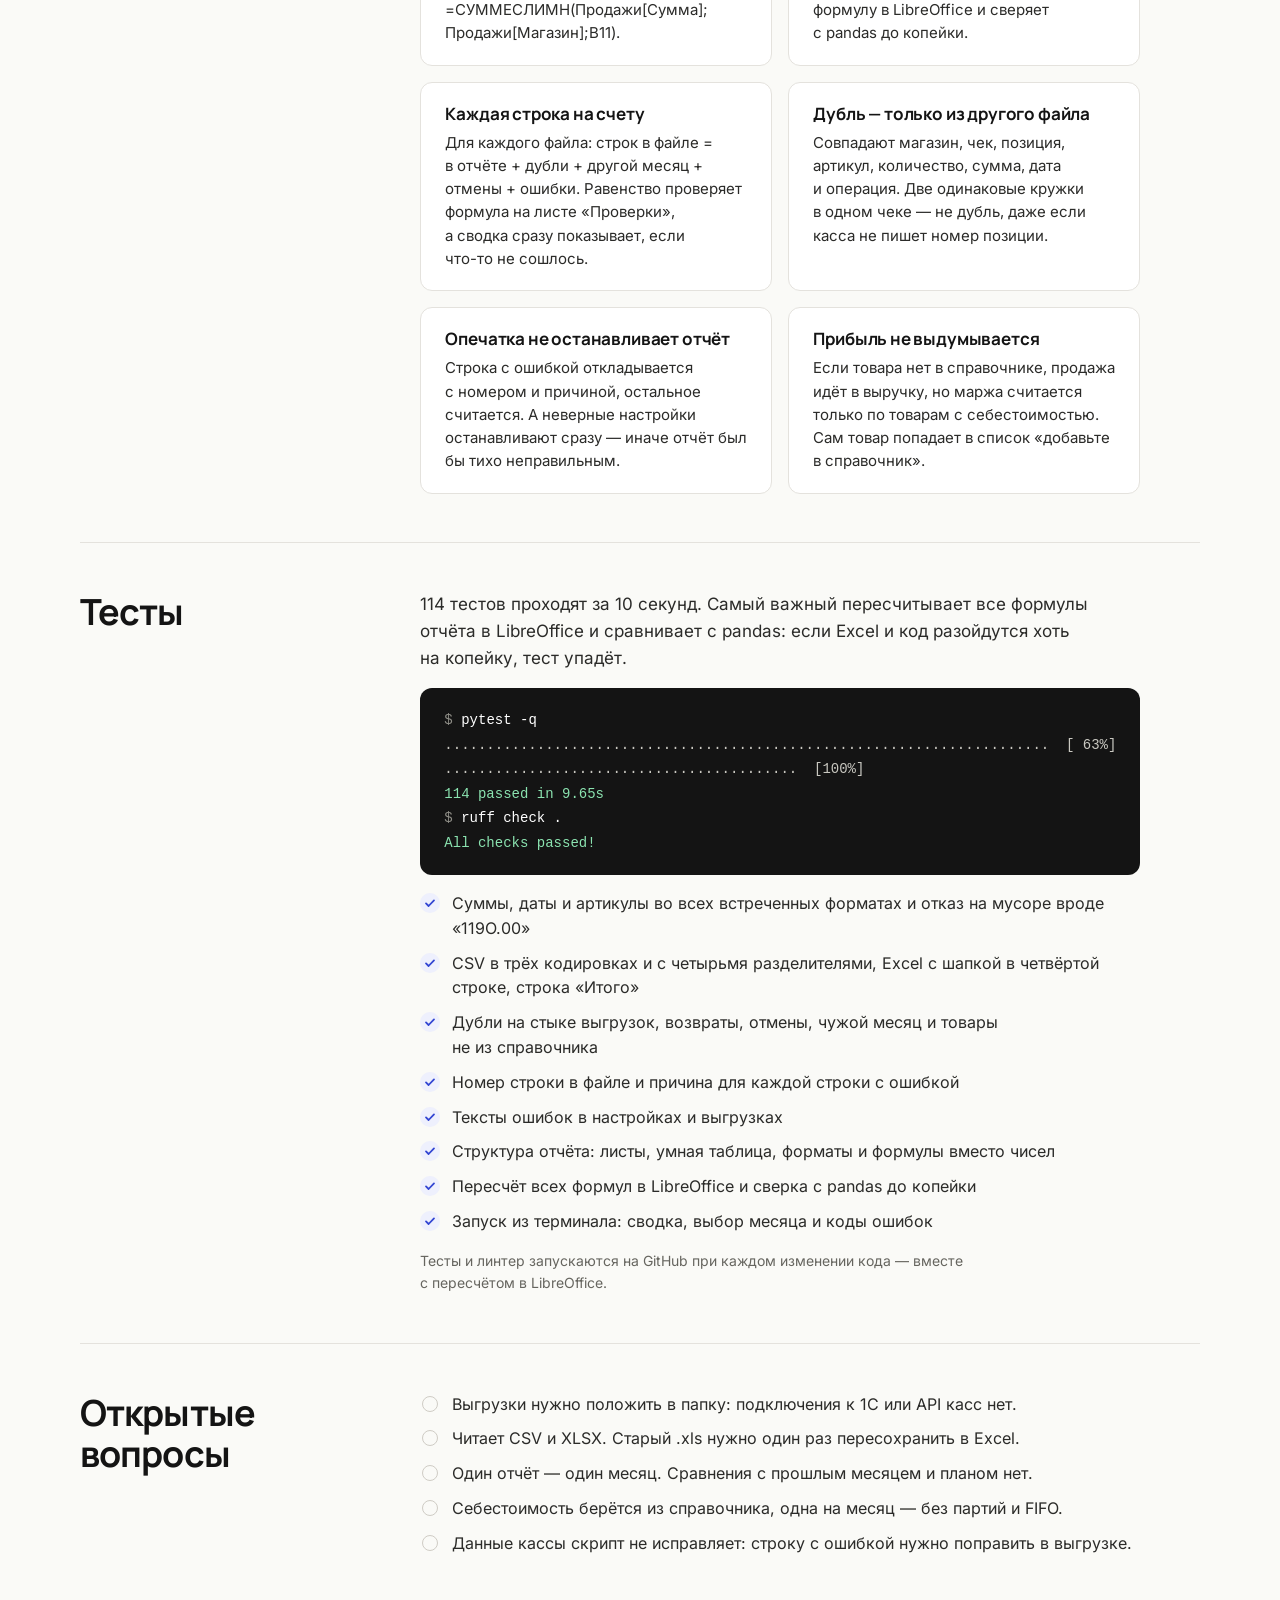
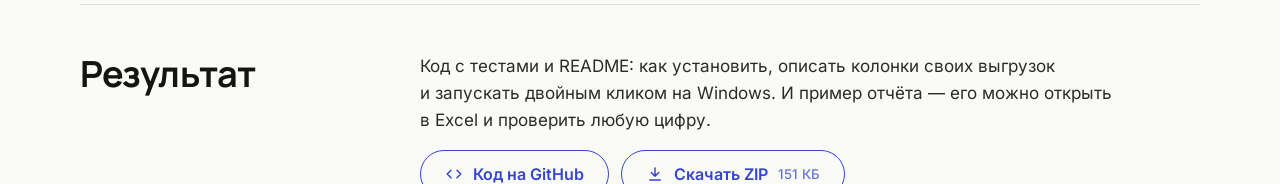
<file: docs/cases/polka/index.html>
<!doctype html>
<html lang="ru">
<head>
<meta charset="utf-8">
<meta name="viewport" content="width=device-width, initial-scale=1">
<title>Кейс: отчёт по продажам для «Полки» — nvk</title>
<meta name="description" content="Демо-проект: скрипт на Python и pandas за секунду собирает выгрузки касс и сайта в один отчёт в Excel — с формулами, графиком и сверкой каждой строки. Код с тестами.">
<meta property="og:type" content="website">
<meta property="og:locale" content="ru_RU">
<meta property="og:site_name" content="nvk">
<meta property="og:title" content="Кейс: отчёт по продажам для «Полки» — nvk">
<meta property="og:description" content="Демо-проект: скрипт на Python и pandas за секунду собирает выгрузки касс и сайта в один отчёт в Excel — с формулами, графиком и сверкой каждой строки. Код с тестами.">
<link rel="canonical" href="https://just-nvk.github.io/cases/polka/">
<meta property="og:url" content="https://just-nvk.github.io/cases/polka/">
<meta property="og:image" content="https://just-nvk.github.io/assets/img/og/polka.png">
<meta property="og:image:width" content="1200">
<meta property="og:image:height" content="630">
<meta name="twitter:card" content="summary_large_image">
<meta name="theme-color" content="#FAFAF7">
<meta name="color-scheme" content="light">
<link rel="icon" href="../../favicon.svg" type="image/svg+xml">
<link rel="apple-touch-icon" href="../../apple-touch-icon.png">
<link rel="preload" href="../../assets/fonts/inter-cyrillic.woff2" as="font" type="font/woff2" crossorigin>
<link rel="preload" href="../../assets/fonts/manrope-cyrillic.woff2" as="font" type="font/woff2" crossorigin>
<link rel="stylesheet" href="../../assets/css/site.css?v=3607f835">
</head>
<body>
<a class="skip" href="#main">Перейти к содержанию</a>
<header class="site-header"><div class="container site-header__in">
<a class="wordmark" href="../../" aria-label="nvk — на главную">nvk<i>.</i></a>
<nav class="nav" aria-label="Разделы"><a href="../../dev/#services">Услуги</a><a href="../../dev/#cases">Кейсы</a><a href="../../dev/#process">Как я работаю</a><a href="../../dev/#faq">Вопросы</a></nav>
<a class="btn btn--primary btn--sm" href="https://t.me/just_nvk" target="_blank" rel="noopener">Написать в Telegram</a>
</div></header>
<main id="main">
<section class="case-hero"><div class="container">
<nav class="crumbs" aria-label="Вы здесь"><a href="../../dev/#cases"><svg viewBox="0 0 24 24" fill="none" stroke="currentColor" stroke-width="2" stroke-linecap="round" stroke-linejoin="round" aria-hidden="true"><path d="M19 12H5M11 18l-6-6 6-6"/></svg>Боты и автоматизация</a></nav>
<span class="kicker"><span class="nw">Демо-проект</span> · Отчёты</span>
<h1>Отчёт по продажам для «Полки»</h1>
<p class="lead">Вымышленный магазин товаров для дома: две точки и сайт, у каждого своя выгрузка. Скрипт за секунду сводит их в один отчёт в Excel с формулами и графиком — и показывает, куда делась каждая строка, которая в отчёт не попала.</p>
<ul class="facts"><li><span>Стек</span><b>Python · pandas</b></li><li><span>На входе</span><b>CSV и Excel как есть</b></li><li><span>Отчёт</span><b>Excel, итоги — формулы</b></li><li><span>Тесты</span><b>114 тестов на pytest</b></li></ul>
</div></section>
<div class="container"><figure class="case-shot">
<picture><source media="(max-width: 699px)" srcset="../../assets/img/polka/hero-tall-800.webp 800w, ../../assets/img/polka/hero-tall-1600.webp 1600w" sizes="100vw" width="800" height="1000"><img src="../../assets/img/polka/hero-800.webp" srcset="../../assets/img/polka/hero-800.webp 800w, ../../assets/img/polka/hero-1600.webp 1600w, ../../assets/img/polka/hero-2400.webp 2400w" sizes="(max-width: 1199px) 100vw, 1120px" width="1600" height="900" alt="Слева — три выгрузки как есть: Excel сайта с шапкой в четвёртой строке, CSV кассы в Windows-1251 с опечаткой в сумме и CSV с разделителем «;». Справа — лист «Сводка» собранного отчёта с выручкой, таблицей по магазинам и графиком по дням" fetchpriority="high" decoding="async"></picture>
<figcaption>Настоящие строки из примеров выгрузок и лист «Сводка» отчёта, который из них собрался.</figcaption>
</figure></div>
<div class="container case-body">
<section class="case-sec" aria-labelledby="task-title"><h2 id="task-title">Задача</h2><div class="case-sec__body"><p>У «Полки» два магазина и интернет-магазин. Каждый месяц из трёх систем приходят выгрузки: кассы отдают CSV в разных кодировках, сайт — Excel с названием и периодом над таблицей. Их сводили руками: полдня копирования, а потом вопрос «почему не сходится с кассой».</p><p>Нужен отчёт, который собирается из выгрузок как есть, считает выручку и прибыль по магазинам, дням и товарам и объясняет каждое расхождение.</p></div></section>
<section class="case-sec" aria-labelledby="solution-title"><h2 id="solution-title">Решение</h2><div class="case-sec__body"><p>Положить выгрузки в папку и запустить скрипт — через секунду готов отчёт. Каждую цифру в нём можно проверить, а каждая отложенная строка видна с причиной.</p>
<ol class="flow" aria-label="Путь данных"><li><span>Выгрузки</span></li><li><span>Чтение</span></li><li><span>Чистка</span></li><li><span>Сверка</span></li><li><span>Отчёт в Excel</span></li></ol>
<ul class="decisions"><li><h3>Читает выгрузки как есть</h3><p>CSV в UTF-8 или Windows-1251, с «;», «,» или табуляцией. Excel, где таблица начинается не с первой строки. Колонки — в любом порядке и с любыми названиями.</p></li><li><h3>Приводит данные к одному виду</h3><p>Суммы «1 290,50 ₽» и «1.290,50», даты «01.10.26» и «<span class="nw">2026-10</span>-01», артикулы «pl1001» и «PL-1001». Возвраты — с минусом, даже если касса пишет их без него.</p></li><li><h3>Не считает лишнего</h3><p>Строки, попавшие сразу в две выгрузки, берёт один раз. Отмены и дни соседнего месяца откладывает, строку «Итого» не путает с продажей.</p></li><li><h3>Пять листов в отчёте</h3><p>Сводка с графиком на одном листе A4, выручка по дням, товары с <span class="nw">ABC-анализом</span>, проверки и все продажи одной таблицей с фильтрами — для своих сводных.</p></li></ul>
<p>Названия колонок, справочник товаров с себестоимостью, пороги ABC и папки лежат в одном файле настроек. Если касса переименует колонку, скрипт остановится и скажет, какую строку в настройках поправить.</p></div></section>
<div class="gallery">
<figure><a href="../../assets/img/polka/summary-1600.webp" data-lightbox data-caption="Сводка: каждая цифра — формула по таблице продаж"><img src="../../assets/img/polka/summary-800.webp" srcset="../../assets/img/polka/summary-800.webp 800w, ../../assets/img/polka/summary-1600.webp 1600w" sizes="(max-width: 699px) 100vw, 548px" width="1600" height="1000" alt="Лист «Сводка»: выручка 6 236 767 ₽, таблица по магазинам, график выручки по дням и панель сверки с выгрузками; в строке формул — СУММЕСЛИМН по умной таблице «Продажи»" loading="lazy" decoding="async"></a><figcaption><b>01</b>Сводка: каждая цифра — формула по таблице продаж</figcaption></figure>
<figure><a href="../../assets/img/polka/checks-1600.webp" data-lightbox data-caption="Проверки: куда делась каждая строка каждого файла"><img src="../../assets/img/polka/checks-800.webp" srcset="../../assets/img/polka/checks-800.webp 800w, ../../assets/img/polka/checks-1600.webp 1600w" sizes="(max-width: 699px) 100vw, 548px" width="1600" height="1000" alt="Лист «Проверки»: по каждому файлу — строк в файле, в отчёте, дублей, другой месяц, отмены и ошибки; ниже — строки с ошибками с номером строки и причиной" loading="lazy" decoding="async"></a><figcaption><b>02</b>Проверки: куда делась каждая строка каждого файла</figcaption></figure>
<figure><a href="../../assets/img/polka/products-1600.webp" data-lightbox data-caption="Товары: выручка, прибыль, маржа и ABC-анализ"><img src="../../assets/img/polka/products-800.webp" srcset="../../assets/img/polka/products-800.webp 800w, ../../assets/img/polka/products-1600.webp 1600w" sizes="(max-width: 699px) 100vw, 548px" width="1600" height="1000" alt="Лист «Товары»: продажи, возвраты, выручка, прибыль, маржа и класс ABC по каждому товару; в строке формул — формула класса ABC" loading="lazy" decoding="async"></a><figcaption><b>03</b>Товары: выручка, прибыль, маржа и <span class="nw">ABC-анализ</span></figcaption></figure>
<figure><a href="../../assets/img/polka/run-1600.webp" data-lightbox data-caption="Запуск: понятная ошибка при новом формате и сводка"><img src="../../assets/img/polka/run-800.webp" srcset="../../assets/img/polka/run-800.webp 800w, ../../assets/img/polka/run-1600.webp 1600w" sizes="(max-width: 699px) 100vw, 548px" width="1600" height="1000" alt="Терминал: ошибка о переименованной колонке, исправление в polka.toml и сводка запуска — сколько строк прочитано, сколько дублей и ошибок, выручка и прибыль" loading="lazy" decoding="async"></a><figcaption><b>04</b>Запуск: понятная ошибка при новом формате и сводка</figcaption></figure>
</div>
<section class="case-sec" aria-labelledby="arch-title"><h2 id="arch-title">Как устроено</h2><div class="case-sec__body"><p>Чтение, чистка и сборка отчёта разделены. Читатели знают только про форматы файлов, чистка — про правила учёта, а отчёт получает готовую таблицу продаж и список отложенных строк с причинами.</p>
<ol class="flow flow--code" aria-label="Путь данных по коду"><li><span>readers.py</span></li><li><span>clean.py</span></li><li><span>report.py</span></li><li><span>Excel</span></li></ol>
<dl class="arch"><div><dt><code>parse.py</code></dt><dd>Числа, даты, артикулы и месяцы — чистые функции</dd></div><div><dt><code>config.py</code></dt><dd>Чтение настроек и понятные ошибки в них</dd></div><div><dt><code>readers.py</code></dt><dd>CSV и Excel: кодировка, разделитель, поиск шапки, строка «Итого»</dd></div><div><dt><code>clean.py</code></dt><dd>Одна таблица продаж и учёт каждой строки, которая в неё не вошла</dd></div><div><dt><code>aggregate.py</code></dt><dd>Те же итоги в pandas: магазины, дни, товары, ABC</dd></div><div><dt><code>report.py</code></dt><dd>Excel-файл: листы, формулы, форматы, график</dd></div><div><dt><code>__main__.py</code></dt><dd>Запуск из терминала и короткая сводка</dd></div><div><dt><code>polka.toml</code></dt><dd>Настройки магазина: источники, колонки, справочник товаров</dd></div></dl></div></section>
<section class="case-sec" aria-labelledby="decisions-title"><h2 id="decisions-title">Ключевые решения</h2><div class="case-sec__body"><ul class="decisions"><li><h3>Итоги — формулы, а не числа</h3><p>Отчёт проверяют бухгалтер и владелец, им важно видеть, откуда цифра. Формулы ссылаются на колонки умной таблицы и читаются без расшифровки: =СУММЕСЛИМН(Продажи[Сумма];​Продажи[Магазин];​B11).</p></li><li><h3>Excel и pandas считают одно и то же</h3><p>Рядом с формулой записано готовое значение, поэтому цифры видны даже в превью почты и Telegram. Тест пересчитывает все 5 881 формулу в LibreOffice и сверяет с pandas до копейки.</p></li><li><h3>Каждая строка на счету</h3><p>Для каждого файла: строк в файле = в отчёте + дубли + другой месяц + отмены + ошибки. Равенство проверяет формула на листе «Проверки», а сводка сразу показывает, если <span class="nw">что-то</span> не сошлось.</p></li><li><h3>Дубль — только из другого файла</h3><p>Совпадают магазин, чек, позиция, артикул, количество, сумма, дата и операция. Две одинаковые кружки в одном чеке — не дубль, даже если касса не пишет номер позиции.</p></li><li><h3>Опечатка не останавливает отчёт</h3><p>Строка с ошибкой откладывается с номером и причиной, остальное считается. А неверные настройки останавливают сразу — иначе отчёт был бы тихо неправильным.</p></li><li><h3>Прибыль не выдумывается</h3><p>Если товара нет в справочнике, продажа идёт в выручку, но маржа считается только по товарам с себестоимостью. Сам товар попадает в список «добавьте в справочник».</p></li></ul></div></section>
<section class="case-sec" aria-labelledby="tests-title"><h2 id="tests-title">Тесты</h2><div class="case-sec__body"><p>114 тестов проходят за 10 секунд. Самый важный пересчитывает все формулы отчёта в LibreOffice и сравнивает с pandas: если Excel и код разойдутся хоть на копейку, тест упадёт.</p>
<pre class="term"><code><span class="term__cmd">pytest -q</span>
<span class="term__progress"><span>........................................................................</span><span>[ 63%]</span></span>
<span class="term__progress"><span>..........................................</span><span>[100%]</span></span>
<span class="term__ok">114 passed in 9.65s</span>
<span class="term__cmd">ruff check .</span>
<span class="term__ok">All checks passed!</span></code></pre>
<ul class="checks"><li>Суммы, даты и артикулы во всех встреченных форматах и отказ на мусоре вроде «119O.00»</li><li>CSV в трёх кодировках и с четырьмя разделителями, Excel с шапкой в четвёртой строке, строка «Итого»</li><li>Дубли на стыке выгрузок, возвраты, отмены, чужой месяц и товары не из справочника</li><li>Номер строки в файле и причина для каждой строки с ошибкой</li><li>Тексты ошибок в настройках и выгрузках</li><li>Структура отчёта: листы, умная таблица, форматы и формулы вместо чисел</li><li>Пересчёт всех формул в LibreOffice и сверка с pandas до копейки</li><li>Запуск из терминала: сводка, выбор месяца и коды ошибок</li></ul>
<p class="note">Тесты и линтер запускаются на GitHub при каждом изменении кода — вместе с пересчётом в LibreOffice.</p></div></section>
<section class="case-sec" aria-labelledby="open-title"><h2 id="open-title">Открытые вопросы</h2><div class="case-sec__body"><ul class="checks checks--open"><li>Выгрузки нужно положить в папку: подключения к 1С или API касс нет.</li><li>Читает CSV и XLSX. Старый .xls нужно один раз пересохранить в Excel.</li><li>Один отчёт — один месяц. Сравнения с прошлым месяцем и планом нет.</li><li>Себестоимость берётся из справочника, одна на месяц — без партий и FIFO.</li><li>Данные кассы скрипт не исправляет: строку с ошибкой нужно поправить в выгрузке.</li></ul></div></section>
<section class="case-sec" aria-labelledby="result-title"><h2 id="result-title">Результат</h2><div class="case-sec__body"><p>Код с тестами и README: как установить, описать колонки своих выгрузок и запускать двойным кликом на Windows. И пример отчёта — его можно открыть в Excel и проверить любую цифру.</p>
<div class="downloads"><a class="btn btn--ghost" href="https://github.com/just-nvk/polka-report" target="_blank" rel="noopener"><svg viewBox="0 0 24 24" fill="none" stroke="currentColor" stroke-width="2" stroke-linecap="round" stroke-linejoin="round" aria-hidden="true"><path d="M8 7l-5 5 5 5M16 7l5 5-5 5"/></svg>Код на GitHub</a><a class="btn btn--ghost" href="../../files/polka-report.zip" download><svg viewBox="0 0 24 24" fill="none" stroke="currentColor" stroke-width="2" stroke-linecap="round" stroke-linejoin="round" aria-hidden="true"><path d="M12 4v11M7 10l5 5 5-5M5 20h14"/></svg>Скачать ZIP <small>151 КБ</small></a><a class="btn btn--ghost" href="../../files/polka-otchet-oktyabr-2026.xlsx" download><svg viewBox="0 0 24 24" fill="none" stroke="currentColor" stroke-width="2" stroke-linecap="round" stroke-linejoin="round" aria-hidden="true"><path d="M12 4v11M7 10l5 5 5-5M5 20h14"/></svg>Пример отчёта в Excel <small>436 КБ</small></a></div></div></section>
</div>
<section class="section" aria-labelledby="cta-title"><div class="container"><div class="cta-band">
<div><h2 id="cta-title">Нужен такой отчёт?</h2><p>Пришлите пример выгрузки и расскажите, что сейчас считаете вручную, — предложу решение и назову цену и срок до начала работы.</p></div>
<div class="cta-band__act"><a class="btn btn--light" href="https://t.me/just_nvk" target="_blank" rel="noopener">Написать в Telegram</a><span class="cta-band__handle">Telegram @just_nvk</span></div>
</div></div></section>
</main>
<footer class="site-footer"><div class="container">
<div class="site-footer__grid">
<div class="site-footer__about"><a class="wordmark" href="../../" aria-label="nvk — на главную">nvk<i>.</i></a><p>Кейсы на сайте — <span class="nw">демо-проекты</span> для портфолио: заказчики вымышлены, работа настоящая.</p></div>
<div><h2>Направления</h2><ul><li><a href="../../dev/">Боты и автоматизация</a></li><li><a href="../../design/">Презентации и инфографика</a></li></ul></div>
<div><h2>Связь</h2><ul><li><a href="https://t.me/just_nvk" target="_blank" rel="noopener">Telegram @just_nvk</a></li></ul></div>
</div>
<p class="site-footer__copy">© 2026 nvk</p>
</div></footer>
<script src="../../assets/js/site.js?v=3607f835" defer></script>
</body>
</html>
</file>
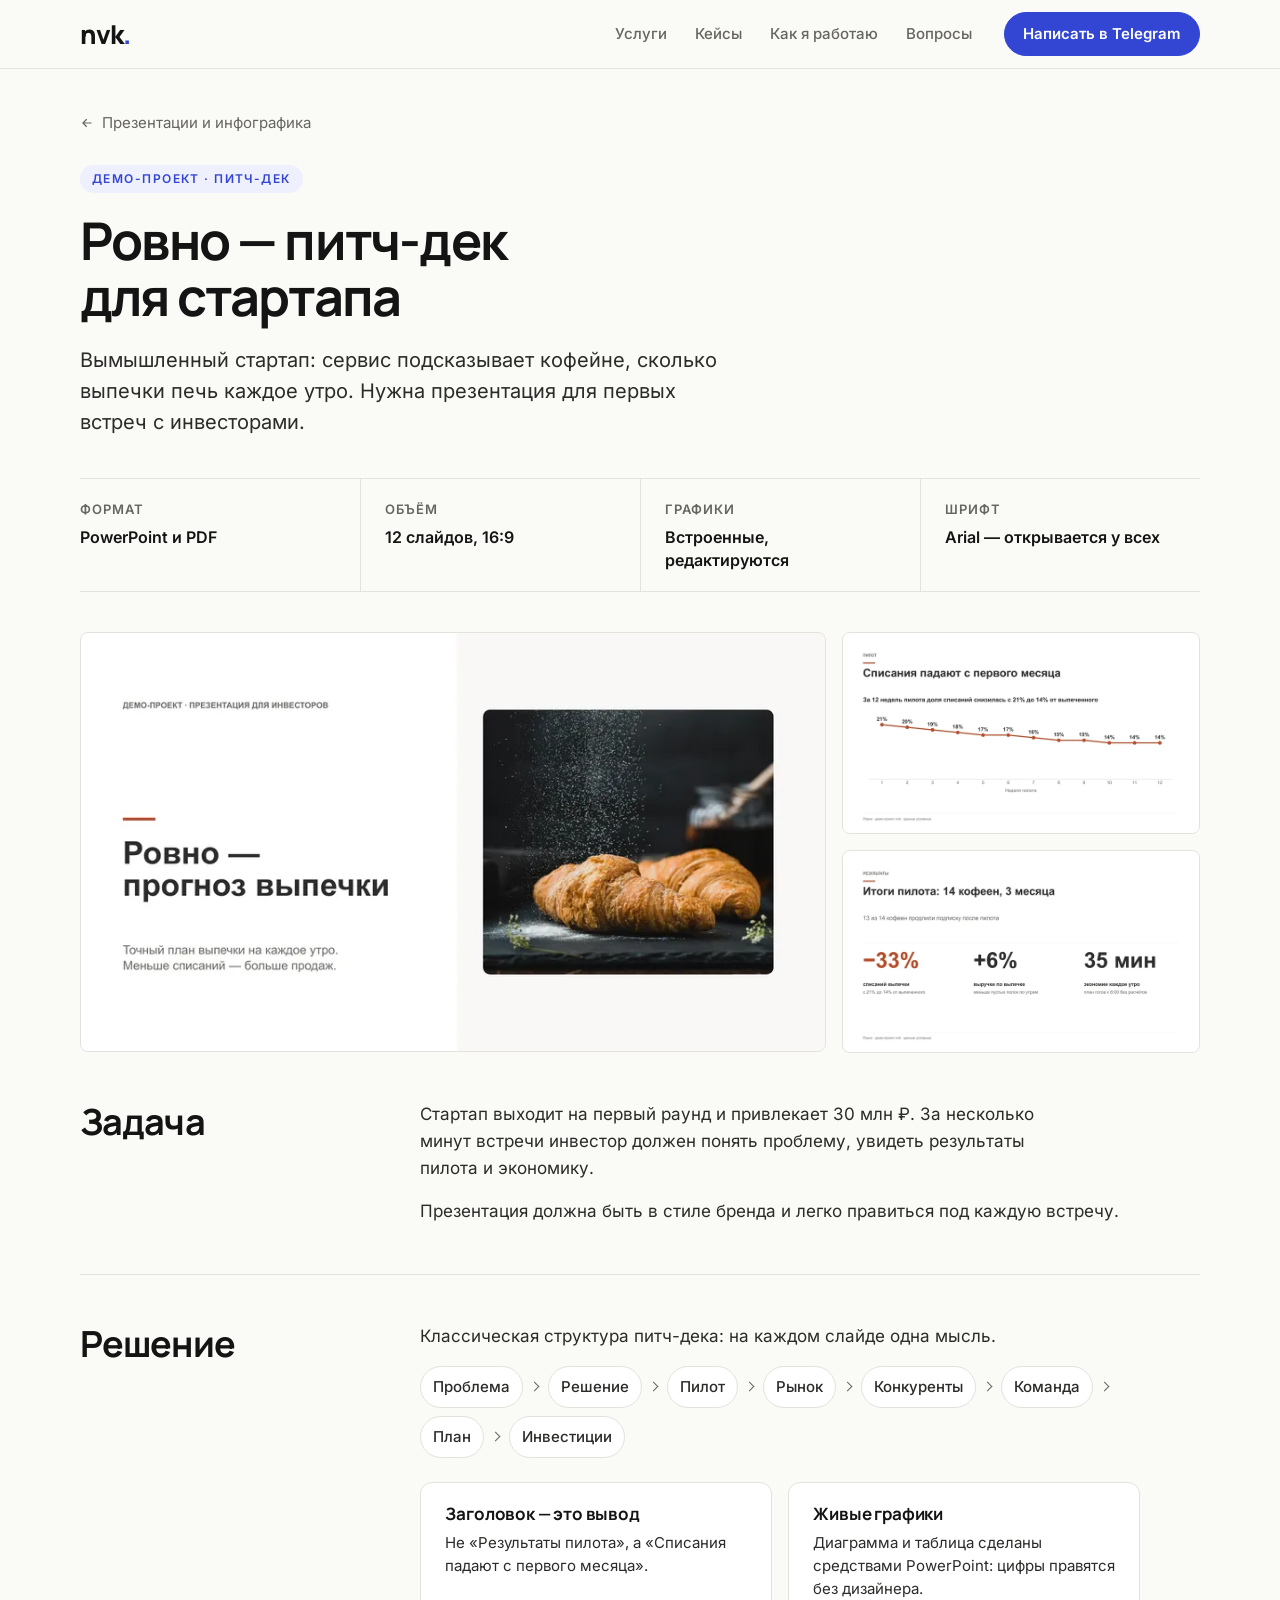
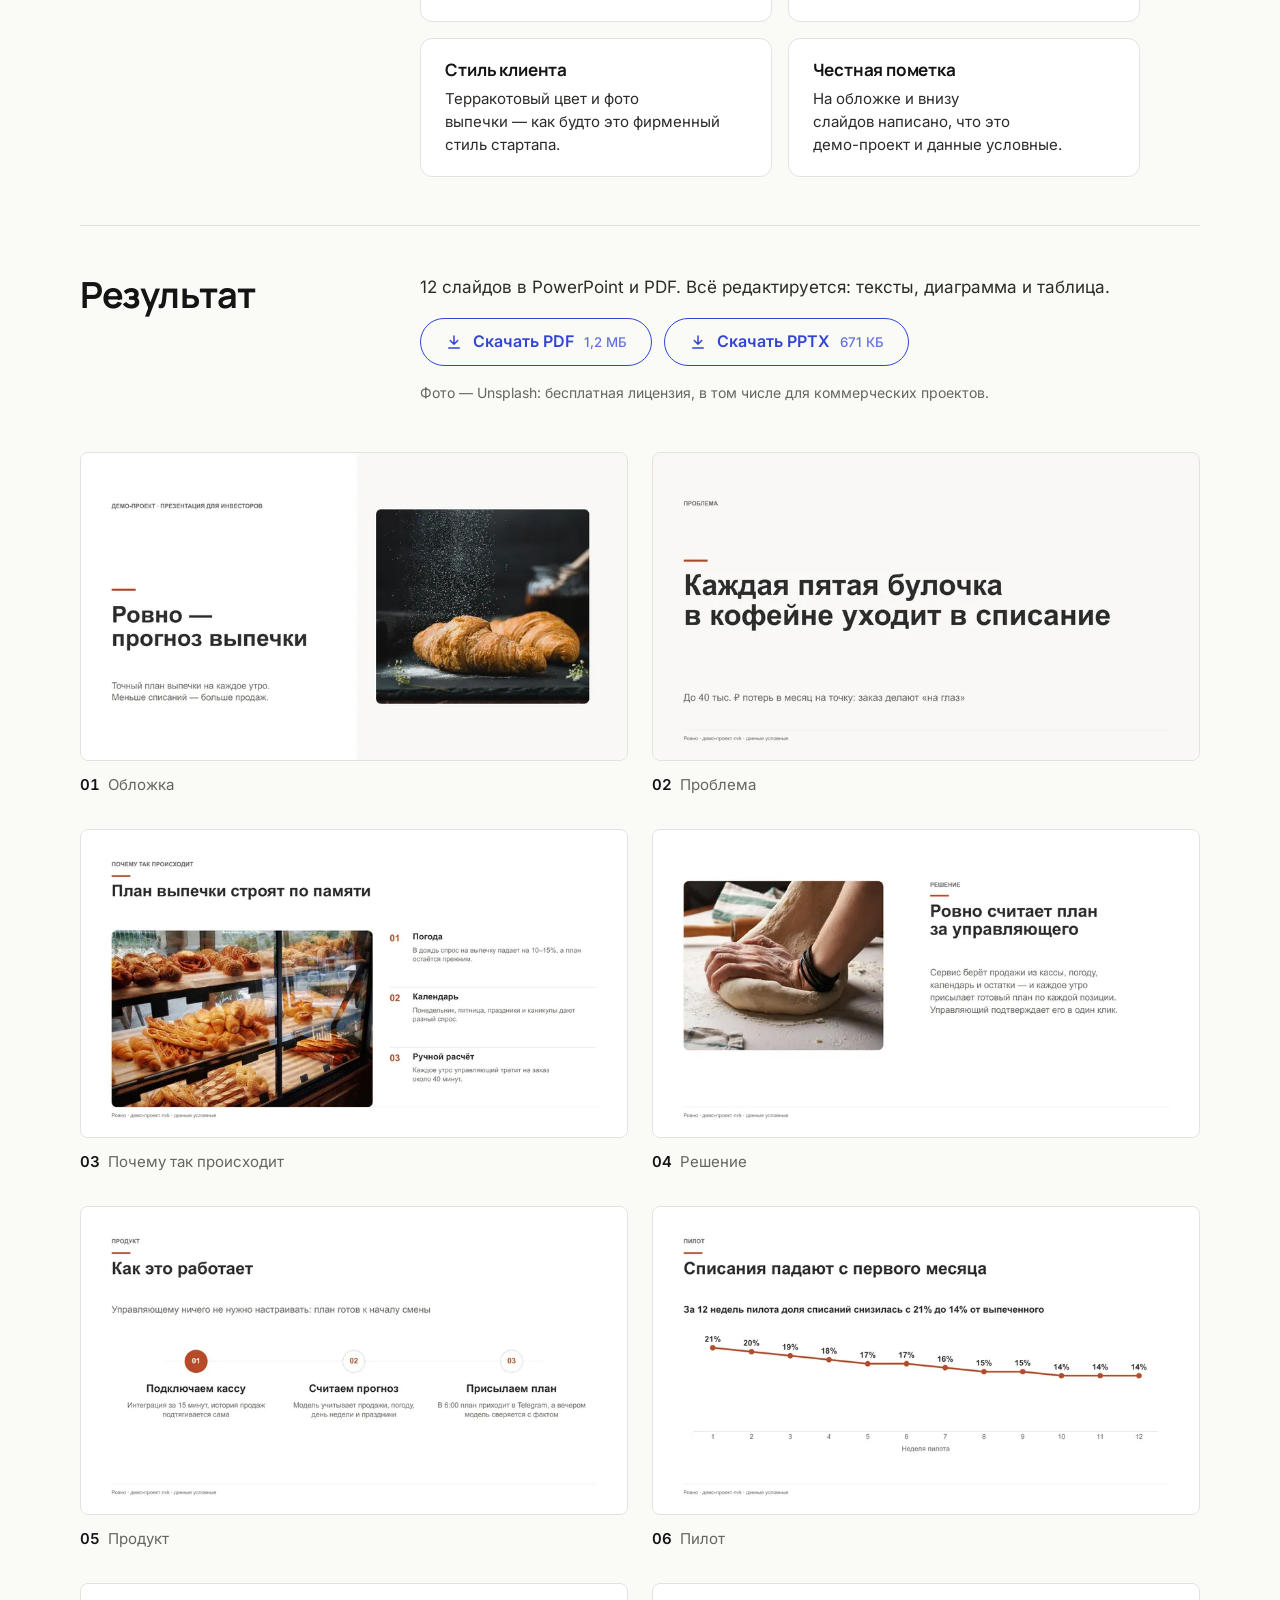
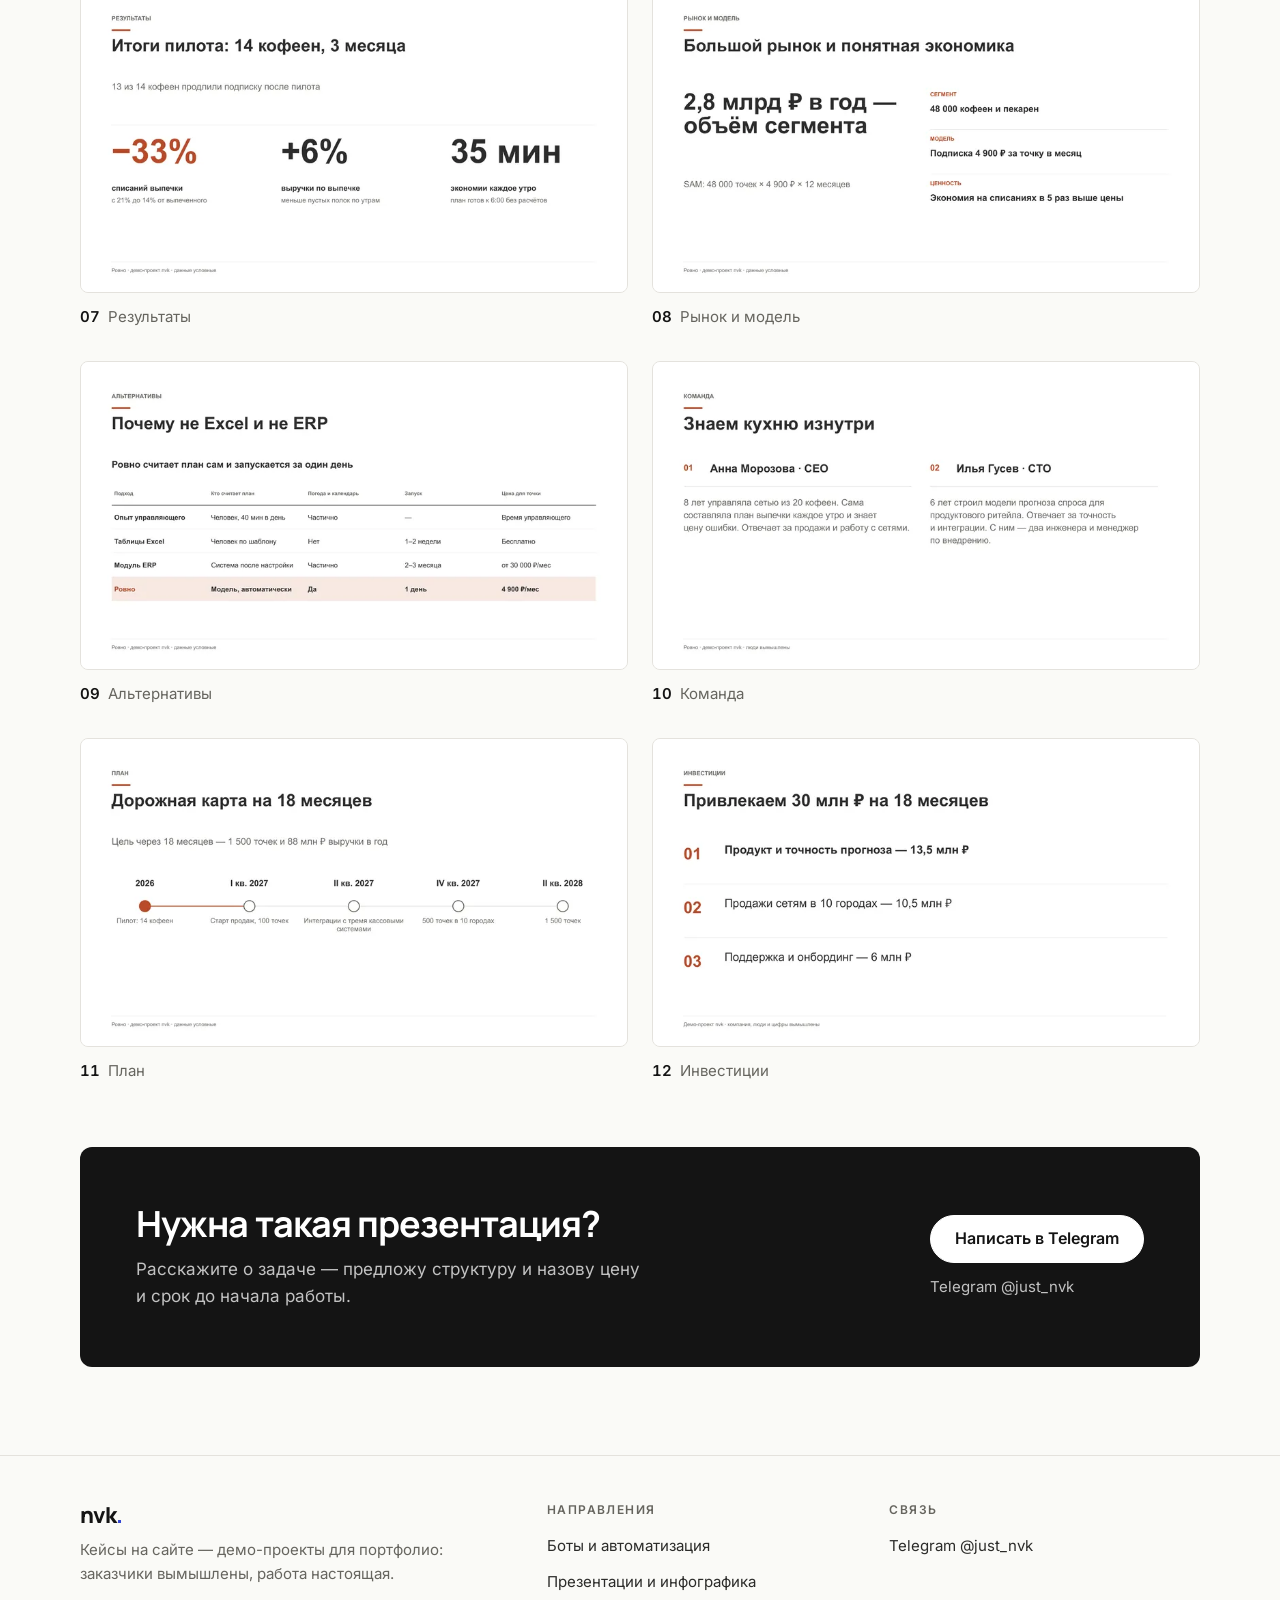
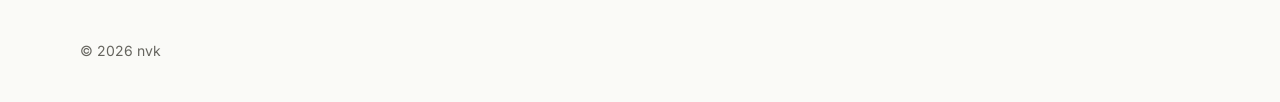
<file: docs/cases/rovno/index.html>
<!doctype html>
<html lang="ru">
<head>
<meta charset="utf-8">
<meta name="viewport" content="width=device-width, initial-scale=1">
<title>Кейс: питч-дек «Ровно» — nvk</title>
<meta name="description" content="Демо-проект: питч-дек на 12 слайдов для стартапа, который помогает кофейням планировать выпечку. PowerPoint и PDF.">
<meta property="og:type" content="website">
<meta property="og:locale" content="ru_RU">
<meta property="og:site_name" content="nvk">
<meta property="og:title" content="Кейс: питч-дек «Ровно» — nvk">
<meta property="og:description" content="Демо-проект: питч-дек на 12 слайдов для стартапа, который помогает кофейням планировать выпечку. PowerPoint и PDF.">
<link rel="canonical" href="https://just-nvk.github.io/cases/rovno/">
<meta property="og:url" content="https://just-nvk.github.io/cases/rovno/">
<meta property="og:image" content="https://just-nvk.github.io/assets/img/og/rovno.png">
<meta property="og:image:width" content="1200">
<meta property="og:image:height" content="630">
<meta name="twitter:card" content="summary_large_image">
<meta name="theme-color" content="#FAFAF7">
<meta name="color-scheme" content="light">
<link rel="icon" href="../../favicon.svg" type="image/svg+xml">
<link rel="apple-touch-icon" href="../../apple-touch-icon.png">
<link rel="preload" href="../../assets/fonts/inter-cyrillic.woff2" as="font" type="font/woff2" crossorigin>
<link rel="preload" href="../../assets/fonts/manrope-cyrillic.woff2" as="font" type="font/woff2" crossorigin>
<link rel="stylesheet" href="../../assets/css/site.css?v=3607f835">
</head>
<body>
<a class="skip" href="#main">Перейти к содержанию</a>
<header class="site-header"><div class="container site-header__in">
<a class="wordmark" href="../../" aria-label="nvk — на главную">nvk<i>.</i></a>
<nav class="nav" aria-label="Разделы"><a href="../../design/#services">Услуги</a><a href="../../design/#cases">Кейсы</a><a href="../../design/#process">Как я работаю</a><a href="../../design/#faq">Вопросы</a></nav>
<a class="btn btn--primary btn--sm" href="https://t.me/just_nvk" target="_blank" rel="noopener">Написать в Telegram</a>
</div></header>
<main id="main">
<section class="case-hero"><div class="container">
<nav class="crumbs" aria-label="Вы здесь"><a href="../../design/#cases"><svg viewBox="0 0 24 24" fill="none" stroke="currentColor" stroke-width="2" stroke-linecap="round" stroke-linejoin="round" aria-hidden="true"><path d="M19 12H5M11 18l-6-6 6-6"/></svg>Презентации и инфографика</a></nav>
<span class="kicker"><span class="nw">Демо-проект</span> · <span class="nw">Питч-дек</span></span>
<h1>Ровно — <span class="nw">питч-дек</span> для стартапа</h1>
<p class="lead">Вымышленный стартап: сервис подсказывает кофейне, сколько выпечки печь каждое утро. Нужна презентация для первых встреч с инвесторами.</p>
<ul class="facts"><li><span>Формат</span><b>PowerPoint и PDF</b></li><li><span>Объём</span><b>12 слайдов, 16:9</b></li><li><span>Графики</span><b>Встроенные, редактируются</b></li><li><span>Шрифт</span><b>Arial — открывается у всех</b></li></ul>
</div></section>
<div class="container"><div class="case-cover">
<div class="case-cover__main"><img src="../../assets/img/rovno/slide-01-800.webp" srcset="../../assets/img/rovno/slide-01-800.webp 800w, ../../assets/img/rovno/slide-01-1600.webp 1600w" sizes="(max-width: 699px) 100vw, 760px" width="1600" height="900" alt="Обложка питч-дека «Ровно»: прогноз выпечки для кофеен" fetchpriority="high" decoding="async"></div>
<div class="case-cover__side"><img src="../../assets/img/rovno/slide-06-800.webp" srcset="../../assets/img/rovno/slide-06-800.webp 800w, ../../assets/img/rovno/slide-06-1600.webp 1600w" sizes="(max-width: 699px) 50vw, 360px" width="1600" height="900" alt="Слайд «Пилот»: списания падают с первого месяца" fetchpriority="high" decoding="async"><img src="../../assets/img/rovno/slide-07-800.webp" srcset="../../assets/img/rovno/slide-07-800.webp 800w, ../../assets/img/rovno/slide-07-1600.webp 1600w" sizes="(max-width: 699px) 50vw, 360px" width="1600" height="900" alt="Слайд «Результаты»: итоги пилота" fetchpriority="high" decoding="async"></div>
</div></div>
<div class="container case-body">
<section class="case-sec" aria-labelledby="task-title"><h2 id="task-title">Задача</h2><div class="case-sec__body"><p>Стартап выходит на первый раунд и привлекает 30 млн ₽. За несколько минут встречи инвестор должен понять проблему, увидеть результаты пилота и экономику.</p><p>Презентация должна быть в стиле бренда и легко правиться под каждую встречу.</p></div></section>
<section class="case-sec" aria-labelledby="solution-title"><h2 id="solution-title">Решение</h2><div class="case-sec__body">
<p>Классическая структура <span class="nw">питч-дека</span>: на каждом слайде одна мысль.</p>
<ol class="flow" aria-label="Порядок слайдов"><li><span>Проблема</span></li><li><span>Решение</span></li><li><span>Пилот</span></li><li><span>Рынок</span></li><li><span>Конкуренты</span></li><li><span>Команда</span></li><li><span>План</span></li><li><span>Инвестиции</span></li></ol>
<ul class="decisions"><li><h3>Заголовок — это вывод</h3><p>Не «Результаты пилота», а «Списания падают с первого месяца».</p></li><li><h3>Живые графики</h3><p>Диаграмма и таблица сделаны средствами PowerPoint: цифры правятся без дизайнера.</p></li><li><h3>Стиль клиента</h3><p>Терракотовый цвет и фото выпечки — как будто это фирменный стиль стартапа.</p></li><li><h3>Честная пометка</h3><p>На обложке и внизу слайдов написано, что это <span class="nw">демо-проект</span> и данные условные.</p></li></ul>
</div></section>
<section class="case-sec" aria-labelledby="result-title"><h2 id="result-title">Результат</h2><div class="case-sec__body">
<p>12 слайдов в PowerPoint и PDF. Всё редактируется: тексты, диаграмма и таблица.</p>
<div class="downloads"><a class="btn btn--ghost" href="../../files/rovno-pitch-deck.pdf" download><svg viewBox="0 0 24 24" fill="none" stroke="currentColor" stroke-width="2" stroke-linecap="round" stroke-linejoin="round" aria-hidden="true"><path d="M12 4v11M7 10l5 5 5-5M5 20h14"/></svg>Скачать PDF <small>1,2 МБ</small></a><a class="btn btn--ghost" href="../../files/rovno-pitch-deck.pptx" download><svg viewBox="0 0 24 24" fill="none" stroke="currentColor" stroke-width="2" stroke-linecap="round" stroke-linejoin="round" aria-hidden="true"><path d="M12 4v11M7 10l5 5 5-5M5 20h14"/></svg>Скачать PPTX <small>671 КБ</small></a></div>
<p class="credits">Фото — Unsplash: бесплатная лицензия, в том числе для коммерческих проектов.</p>
</div></section>
<div class="gallery">
<figure><a href="../../assets/img/rovno/slide-01-1600.webp" data-lightbox data-caption="Обложка"><img src="../../assets/img/rovno/slide-01-800.webp" srcset="../../assets/img/rovno/slide-01-800.webp 800w, ../../assets/img/rovno/slide-01-1600.webp 1600w" sizes="(max-width: 699px) 100vw, 548px" width="1600" height="900" alt="Слайд 1. Обложка: «Ровно — прогноз выпечки»" loading="lazy" decoding="async"></a><figcaption><b>01</b>Обложка</figcaption></figure>
<figure><a href="../../assets/img/rovno/slide-02-1600.webp" data-lightbox data-caption="Проблема"><img src="../../assets/img/rovno/slide-02-800.webp" srcset="../../assets/img/rovno/slide-02-800.webp 800w, ../../assets/img/rovno/slide-02-1600.webp 1600w" sizes="(max-width: 699px) 100vw, 548px" width="1600" height="900" alt="Слайд 2. Проблема: каждая пятая булочка в кофейне уходит в списание" loading="lazy" decoding="async"></a><figcaption><b>02</b>Проблема</figcaption></figure>
<figure><a href="../../assets/img/rovno/slide-03-1600.webp" data-lightbox data-caption="Почему так происходит"><img src="../../assets/img/rovno/slide-03-800.webp" srcset="../../assets/img/rovno/slide-03-800.webp 800w, ../../assets/img/rovno/slide-03-1600.webp 1600w" sizes="(max-width: 699px) 100vw, 548px" width="1600" height="900" alt="Слайд 3. Почему так происходит: план выпечки строят по памяти" loading="lazy" decoding="async"></a><figcaption><b>03</b>Почему так происходит</figcaption></figure>
<figure><a href="../../assets/img/rovno/slide-04-1600.webp" data-lightbox data-caption="Решение"><img src="../../assets/img/rovno/slide-04-800.webp" srcset="../../assets/img/rovno/slide-04-800.webp 800w, ../../assets/img/rovno/slide-04-1600.webp 1600w" sizes="(max-width: 699px) 100vw, 548px" width="1600" height="900" alt="Слайд 4. Решение: Ровно считает план за управляющего" loading="lazy" decoding="async"></a><figcaption><b>04</b>Решение</figcaption></figure>
<figure><a href="../../assets/img/rovno/slide-05-1600.webp" data-lightbox data-caption="Продукт"><img src="../../assets/img/rovno/slide-05-800.webp" srcset="../../assets/img/rovno/slide-05-800.webp 800w, ../../assets/img/rovno/slide-05-1600.webp 1600w" sizes="(max-width: 699px) 100vw, 548px" width="1600" height="900" alt="Слайд 5. Продукт: три шага — подключаем кассу, считаем прогноз, присылаем план" loading="lazy" decoding="async"></a><figcaption><b>05</b>Продукт</figcaption></figure>
<figure><a href="../../assets/img/rovno/slide-06-1600.webp" data-lightbox data-caption="Пилот"><img src="../../assets/img/rovno/slide-06-800.webp" srcset="../../assets/img/rovno/slide-06-800.webp 800w, ../../assets/img/rovno/slide-06-1600.webp 1600w" sizes="(max-width: 699px) 100vw, 548px" width="1600" height="900" alt="Слайд 6. Пилот: списания падают с первого месяца, диаграмма по неделям" loading="lazy" decoding="async"></a><figcaption><b>06</b>Пилот</figcaption></figure>
<figure><a href="../../assets/img/rovno/slide-07-1600.webp" data-lightbox data-caption="Результаты"><img src="../../assets/img/rovno/slide-07-800.webp" srcset="../../assets/img/rovno/slide-07-800.webp 800w, ../../assets/img/rovno/slide-07-1600.webp 1600w" sizes="(max-width: 699px) 100vw, 548px" width="1600" height="900" alt="Слайд 7. Результаты пилота: −33% списаний, +6% выручки, 35 минут экономии каждое утро" loading="lazy" decoding="async"></a><figcaption><b>07</b>Результаты</figcaption></figure>
<figure><a href="../../assets/img/rovno/slide-08-1600.webp" data-lightbox data-caption="Рынок и модель"><img src="../../assets/img/rovno/slide-08-800.webp" srcset="../../assets/img/rovno/slide-08-800.webp 800w, ../../assets/img/rovno/slide-08-1600.webp 1600w" sizes="(max-width: 699px) 100vw, 548px" width="1600" height="900" alt="Слайд 8. Рынок и модель: сегмент 2,8 млрд ₽ в год, подписка 4 900 ₽ за точку" loading="lazy" decoding="async"></a><figcaption><b>08</b>Рынок и модель</figcaption></figure>
<figure><a href="../../assets/img/rovno/slide-09-1600.webp" data-lightbox data-caption="Альтернативы"><img src="../../assets/img/rovno/slide-09-800.webp" srcset="../../assets/img/rovno/slide-09-800.webp 800w, ../../assets/img/rovno/slide-09-1600.webp 1600w" sizes="(max-width: 699px) 100vw, 548px" width="1600" height="900" alt="Слайд 9. Альтернативы: таблица сравнения с Excel и ERP" loading="lazy" decoding="async"></a><figcaption><b>09</b>Альтернативы</figcaption></figure>
<figure><a href="../../assets/img/rovno/slide-10-1600.webp" data-lightbox data-caption="Команда"><img src="../../assets/img/rovno/slide-10-800.webp" srcset="../../assets/img/rovno/slide-10-800.webp 800w, ../../assets/img/rovno/slide-10-1600.webp 1600w" sizes="(max-width: 699px) 100vw, 548px" width="1600" height="900" alt="Слайд 10. Команда: основатели с опытом в кофейнях и прогнозировании спроса" loading="lazy" decoding="async"></a><figcaption><b>10</b>Команда</figcaption></figure>
<figure><a href="../../assets/img/rovno/slide-11-1600.webp" data-lightbox data-caption="План"><img src="../../assets/img/rovno/slide-11-800.webp" srcset="../../assets/img/rovno/slide-11-800.webp 800w, ../../assets/img/rovno/slide-11-1600.webp 1600w" sizes="(max-width: 699px) 100vw, 548px" width="1600" height="900" alt="Слайд 11. План: дорожная карта на 18 месяцев" loading="lazy" decoding="async"></a><figcaption><b>11</b>План</figcaption></figure>
<figure><a href="../../assets/img/rovno/slide-12-1600.webp" data-lightbox data-caption="Инвестиции"><img src="../../assets/img/rovno/slide-12-800.webp" srcset="../../assets/img/rovno/slide-12-800.webp 800w, ../../assets/img/rovno/slide-12-1600.webp 1600w" sizes="(max-width: 699px) 100vw, 548px" width="1600" height="900" alt="Слайд 12. Инвестиции: привлекаем 30 млн ₽ на 18 месяцев" loading="lazy" decoding="async"></a><figcaption><b>12</b>Инвестиции</figcaption></figure>
</div>
</div>
<section class="section" aria-labelledby="cta-title"><div class="container"><div class="cta-band">
<div><h2 id="cta-title">Нужна такая презентация?</h2><p>Расскажите о задаче — предложу структуру и назову цену и срок до начала работы.</p></div>
<div class="cta-band__act"><a class="btn btn--light" href="https://t.me/just_nvk" target="_blank" rel="noopener">Написать в Telegram</a><span class="cta-band__handle">Telegram @just_nvk</span></div>
</div></div></section>
</main>
<footer class="site-footer"><div class="container">
<div class="site-footer__grid">
<div class="site-footer__about"><a class="wordmark" href="../../" aria-label="nvk — на главную">nvk<i>.</i></a><p>Кейсы на сайте — <span class="nw">демо-проекты</span> для портфолио: заказчики вымышлены, работа настоящая.</p></div>
<div><h2>Направления</h2><ul><li><a href="../../dev/">Боты и автоматизация</a></li><li><a href="../../design/">Презентации и инфографика</a></li></ul></div>
<div><h2>Связь</h2><ul><li><a href="https://t.me/just_nvk" target="_blank" rel="noopener">Telegram @just_nvk</a></li></ul></div>
</div>
<p class="site-footer__copy">© 2026 nvk</p>
</div></footer>
<script src="../../assets/js/site.js?v=3607f835" defer></script>
</body>
</html>
</file>
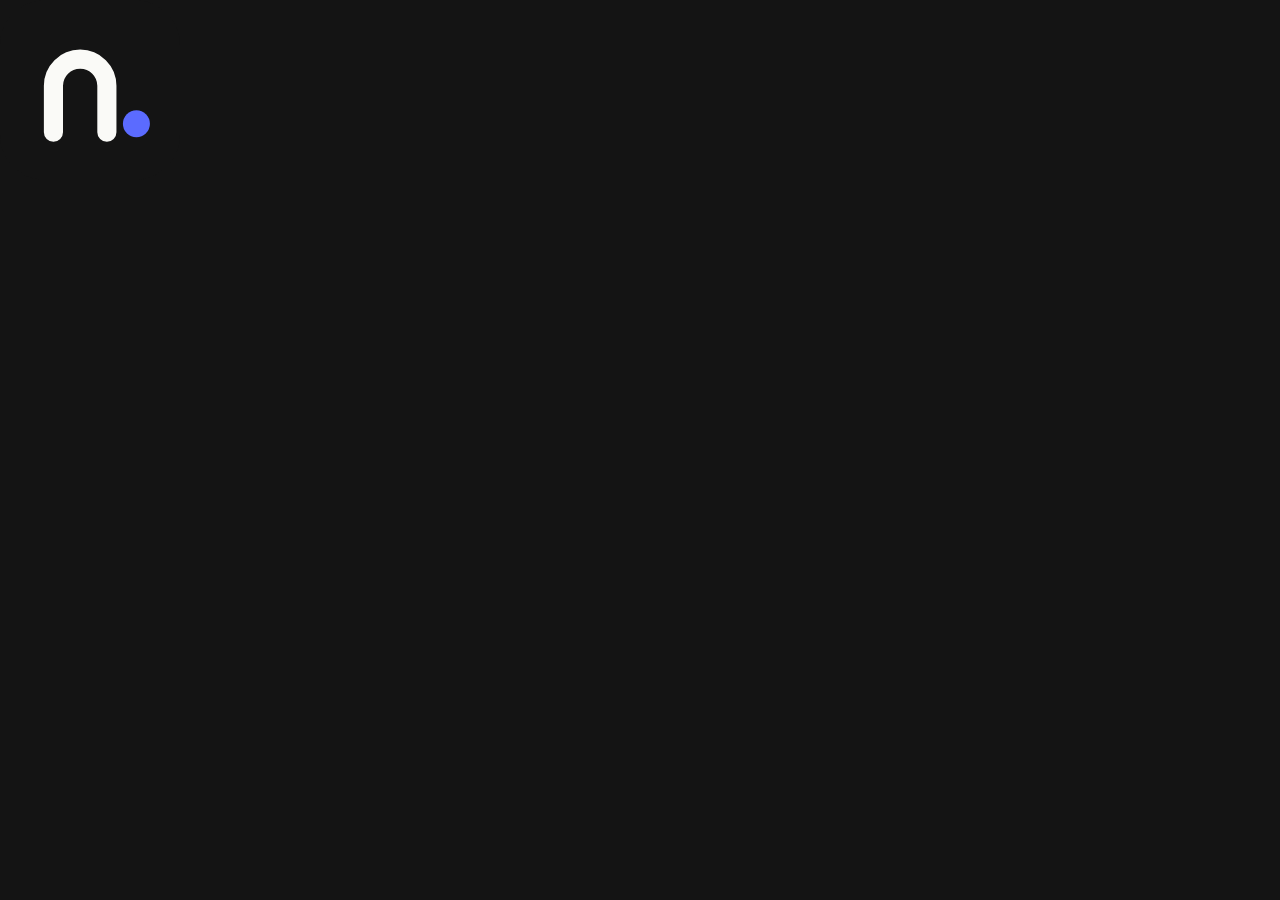
<file: tools/touch-icon.html>
<!doctype html><html><head><meta charset="utf-8"><style>html,body{margin:0;width:180px;height:180px;background:#141414;overflow:hidden}img{display:block;width:180px;height:180px}</style></head><body><img src="../src/favicon.svg" alt=""></body></html>
</file>
<file: docs/assets/css/site.css>
/* nvk — стили сайта. Шрифты: Manrope и Inter (SIL Open Font License). */
@font-face{font-family:"Manrope";font-style:normal;font-weight:200 800;font-display:swap;src:url(../fonts/manrope-cyrillic.woff2) format("woff2");unicode-range:U+0301,U+0400-045F,U+0490-0491,U+04B0-04B1,U+2116}
@font-face{font-family:"Manrope";font-style:normal;font-weight:200 800;font-display:swap;src:url(../fonts/manrope-latin.woff2) format("woff2");unicode-range:U+0000-00FF,U+0131,U+0152-0153,U+02BB-02BC,U+02C6,U+02DA,U+02DC,U+0304,U+0308,U+0329,U+2000-206F,U+20AC,U+2122,U+2191,U+2193,U+2212,U+2215,U+FEFF,U+FFFD}
@font-face{font-family:"Inter";font-style:normal;font-weight:100 900;font-display:swap;src:url(../fonts/inter-cyrillic.woff2) format("woff2");unicode-range:U+0301,U+0400-045F,U+0490-0491,U+04B0-04B1,U+2116}
@font-face{font-family:"Inter";font-style:normal;font-weight:100 900;font-display:swap;src:url(../fonts/inter-latin.woff2) format("woff2");unicode-range:U+0000-00FF,U+0131,U+0152-0153,U+02BB-02BC,U+02C6,U+02DA,U+02DC,U+0304,U+0308,U+0329,U+2000-206F,U+20AC,U+2122,U+2191,U+2193,U+2212,U+2215,U+FEFF,U+FFFD}
@font-face{font-family:"Inter";font-style:normal;font-weight:100 900;font-display:swap;src:url(../fonts/inter-ruble.woff2) format("woff2");unicode-range:U+20BD}

:root{
  --ink:#141414;--text:#2B2B29;--muted:#66655F;
  --paper:#FAFAF7;--surface:#F1F0EC;--line:#E4E2DD;--line-strong:#CFCCC5;--white:#FFFFFF;
  --accent:#3346D3;--accent-hover:#2636B5;--accent-soft:#EEF0FD;
  --tg-bg:#DCE5D1;
  --font-head:"Manrope","Inter",system-ui,-apple-system,"Segoe UI",Roboto,Arial,sans-serif;
  --font-body:"Inter",system-ui,-apple-system,"Segoe UI",Roboto,Arial,sans-serif;
  --font-mono:ui-monospace,SFMono-Regular,Menlo,Consolas,"Liberation Mono",monospace;
  --container:1120px;--gutter:clamp(20px,4vw,40px);
  --radius:12px;--radius-sm:8px;
  color-scheme:light;
}

*,*::before,*::after{box-sizing:border-box}
html{-webkit-text-size-adjust:100%;text-size-adjust:100%;scroll-padding-top:88px}
@media (prefers-reduced-motion:no-preference){html{scroll-behavior:smooth}}
body{margin:0;background:var(--paper);color:var(--text);font:400 17px/1.6 var(--font-body);-webkit-font-smoothing:antialiased;-moz-osx-font-smoothing:grayscale;font-feature-settings:"cv11"}
img,svg{display:block;max-width:100%}
img{height:auto}
a{color:inherit}
h1,h2,h3{margin:0;font-family:var(--font-head);color:var(--ink);font-weight:700;text-wrap:balance}
p,ul,ol,figure{margin:0}
ul,ol{padding:0;list-style:none}
p{text-wrap:pretty}
main{display:block}

.nw{white-space:nowrap}
.container{width:100%;max-width:calc(var(--container) + 2 * var(--gutter));margin-inline:auto;padding-inline:var(--gutter)}
.vh{position:absolute!important;width:1px;height:1px;margin:-1px;padding:0;overflow:hidden;clip:rect(0 0 0 0);white-space:nowrap;border:0}
.skip{position:absolute;left:16px;top:-80px;z-index:100;padding:12px 18px;background:var(--ink);color:#fff;border-radius:var(--radius-sm);text-decoration:none;font-weight:600}
.skip:focus{top:12px}
:focus-visible{outline:2px solid var(--accent);outline-offset:3px;border-radius:6px}

/* Шапка */
.site-header{position:sticky;top:0;z-index:20;background:rgba(250,250,247,.9);-webkit-backdrop-filter:saturate(1.5) blur(14px);backdrop-filter:saturate(1.5) blur(14px);border-bottom:1px solid var(--line)}
.site-header__in{display:flex;align-items:center;gap:32px;min-height:68px}
.wordmark{font:800 26px/1 var(--font-head);letter-spacing:-.04em;color:var(--ink);text-decoration:none;padding:8px 0}
.wordmark i{font-style:normal;color:var(--accent)}
.nav{display:flex;gap:28px;margin-left:auto}
.nav a{font-size:15px;font-weight:500;color:var(--muted);text-decoration:none;padding:12px 0}
.nav a:hover{color:var(--ink)}
.nav a[aria-current="page"]{color:var(--ink)}
@media (max-width:899px){.nav{display:none}.site-header .btn{margin-left:auto}}

/* Кнопки и метки */
.btn{display:inline-flex;align-items:center;justify-content:center;gap:10px;min-height:48px;padding:12px 24px;border:1.5px solid var(--accent);border-radius:999px;font:600 16px/1.2 var(--font-body);text-decoration:none;white-space:nowrap;cursor:pointer;transition:background-color .15s,border-color .15s,color .15s}
.btn svg{width:18px;height:18px;flex:none}
.btn--primary{background:var(--accent);color:#fff}
.btn--primary:hover{background:var(--accent-hover);border-color:var(--accent-hover)}
.btn--ghost{background:transparent;color:var(--accent)}
.btn--ghost:hover{background:var(--accent-soft)}
.btn--light{background:#fff;border-color:#fff;color:var(--ink)}
.btn--light:hover{background:var(--accent-soft);border-color:var(--accent-soft)}
.btn--sm{min-height:44px;padding:10px 18px;font-size:15px}
.kicker{display:inline-block;font:600 12px/1 var(--font-body);letter-spacing:.12em;text-transform:uppercase;color:var(--accent);background:var(--accent-soft);padding:8px 12px;border-radius:999px}
.badge{display:inline-flex;align-items:center;gap:6px;font:600 12px/1 var(--font-body);letter-spacing:.08em;text-transform:uppercase;color:var(--muted);background:var(--white);border:1px solid var(--line);padding:7px 10px;border-radius:999px}
.badge::before{content:"";width:6px;height:6px;border-radius:50%;background:var(--accent)}
.tags{display:flex;flex-wrap:wrap;gap:8px}
.tags li{font-size:14px;line-height:1;padding:9px 12px;border:1px solid var(--line);border-radius:999px;background:var(--white);color:var(--text)}
.link-more{display:inline-flex;align-items:center;gap:8px;font-weight:600;color:var(--accent);text-decoration:none}
a.link-more:hover{text-decoration:underline;text-underline-offset:3px}
.link-more svg{width:18px;height:18px;transition:transform .15s}

/* Общие секции */
.section{padding:64px 0}
@media (max-width:599px){.section{padding:48px 0}.section--band{padding:48px 0}}
.section + .section{padding-top:16px}
.section--band{background:var(--surface);padding:64px 0;margin:48px 0 0}
.section--band + .section{padding-top:64px}
.section__head{margin-bottom:32px}
.section__head p{margin-top:12px;color:var(--muted);max-width:40em}
h2{font-size:clamp(28px,3vw,36px);line-height:1.15;letter-spacing:-.025em}
h3{font-size:21px;line-height:1.3;letter-spacing:-.01em}

/* Первый экран */
.hero{padding:72px 0 56px}
.hero__grid{display:grid;grid-template-columns:minmax(0,1fr) minmax(0,1fr);gap:56px;align-items:center}
.hero h1{margin-top:20px;font-size:clamp(38px,4.6vw,54px);line-height:1.06;letter-spacing:-.035em}
.hero .lead{margin-top:20px}
.lead{font-size:clamp(18px,1.7vw,20px);line-height:1.55;color:var(--text);max-width:33em}
.hero__actions{display:flex;flex-wrap:wrap;align-items:center;gap:12px 16px;margin-top:32px}
.hero__note{font-size:15px;color:var(--muted)}
.hero .tags{margin-top:28px}
.hero--hub{padding-bottom:32px}
.section--dirs{padding-top:16px}
@media (min-width:900px){.hero--dev .hero__grid{grid-template-columns:minmax(0,1.35fr) minmax(0,.65fr)}}
.hero--hub h1{margin-top:0;max-width:12em;font-size:clamp(40px,5.4vw,64px)}
.hero--hub .lead{max-width:36em}
@media (max-width:899px){.hero{padding:48px 0 40px}.hero__grid{grid-template-columns:1fr;gap:40px}}

/* Слайды в первом экране */
.deck-stack{position:relative;aspect-ratio:16/12.6;width:100%}
.deck-stack img{position:absolute;width:84%;border-radius:10px;border:1px solid var(--line);background:#fff}
.deck-stack__back{top:0;right:0}
.deck-stack__front{left:0;bottom:0;outline:8px solid var(--paper)}

/* Макет Telegram */
.phone{width:min(340px,100%);margin-inline:auto;padding:10px;border-radius:46px;background:var(--ink)}
.phone__screen{display:flex;flex-direction:column;height:560px;border-radius:36px;overflow:hidden;background:var(--tg-bg)}
.phone__caption{margin-top:16px;text-align:center;font-size:14px;color:var(--muted)}
.tg-head{display:flex;align-items:center;gap:12px;padding:14px 16px 12px;background:#fff;border-bottom:1px solid rgba(20,20,20,.06)}
.tg-head__back{width:10px;height:16px;color:#6B7A72;flex:none}
.tg-ava{display:grid;place-items:center;flex:none;width:38px;height:38px;border-radius:50%;background:#2E9E77;color:#fff;font:700 16px/1 var(--font-body)}
.tg-head b{display:block;font-size:15px;line-height:1.25;color:var(--ink);font-weight:600}
.tg-head small{display:block;font-size:13px;line-height:1.3;color:#6B7A72}
.tg-chat{flex:1;display:flex;flex-direction:column;justify-content:flex-end;gap:6px;padding:12px 10px 10px;overflow:hidden}
.tg-pill{align-self:center;margin-bottom:6px;padding:4px 10px;border-radius:999px;background:rgba(48,72,46,.42);color:#fff;font-size:12px;line-height:1.3;font-weight:500}
.tg-msg{align-self:flex-start;max-width:90%;padding:8px 12px 7px;border-radius:16px 16px 16px 6px;background:#fff;color:var(--ink);font-size:14px;line-height:1.42;white-space:pre-line}
.tg-msg time{float:right;margin:7px -2px -3px 12px;font-size:11px;line-height:1;color:#7F8C84}
.tg-group{display:grid;gap:4px;align-self:flex-start;width:fit-content;max-width:90%}
.tg-group .tg-msg{max-width:none}
.tg-kb{display:grid;gap:4px}
.tg-kb--3{grid-template-columns:repeat(3,minmax(0,1fr))}
.tg-kb--2{grid-template-columns:repeat(2,minmax(0,1fr))}
.tg-kb span{display:block;padding:8px 10px;border-radius:10px;background:rgba(38,60,36,.62);color:#fff;font-size:13px;line-height:1.25;font-weight:600;text-align:center;white-space:nowrap;overflow:hidden;text-overflow:ellipsis}
.tg-kb .is-wide{grid-column:1/-1}
.tg-kb .is-active{background:rgba(20,36,20,.86)}
.tg-input{display:flex;align-items:center;gap:10px;margin:0 8px 10px;padding:10px 14px;border-radius:999px;background:#fff;color:#8E9A93;font-size:14px}
.tg-input::after{content:"";margin-left:auto;width:18px;height:18px;border-radius:50%;border:2px solid #B9C2BC}
.chat-snippet{display:flex;align-items:center;justify-content:center;height:100%;padding:24px;background:var(--tg-bg)}
.chat-col{display:flex;flex-direction:column;gap:6px;width:100%;max-width:340px}
.chat-col .tg-group{max-width:100%}

/* Направления на главной */
.dirs{display:grid;grid-template-columns:repeat(2,minmax(0,1fr));gap:24px}
.dir{display:flex;flex-direction:column;background:var(--white);border:1px solid var(--line);border-radius:var(--radius);overflow:hidden;text-decoration:none;color:inherit;transition:border-color .15s}
.dir:hover{border-color:var(--line-strong)}
.dir:hover .link-more svg,.card:hover .link-more svg{transform:translateX(3px)}
.dir__media{position:relative;aspect-ratio:16/10;background:var(--surface);border-bottom:1px solid var(--line);overflow:hidden}
.dir__media .deck-stack{position:absolute;inset:28px 36px;width:auto;aspect-ratio:auto}
.dir__media .deck-stack img{width:80%}
.dir__media .deck-stack__front{outline-color:var(--surface)}
.dir__body{display:flex;flex-direction:column;gap:12px;flex:1;padding:28px 32px 32px}
.dir__label{font:600 12px/1 var(--font-body);letter-spacing:.12em;text-transform:uppercase;color:var(--muted)}
.dir h2{font-size:clamp(24px,2.4vw,28px);letter-spacing:-.02em}
.dir__meta{font-size:15px;color:var(--muted)}
.dir .link-more{margin-top:auto;padding-top:8px}
@media (max-width:899px){.dirs{grid-template-columns:1fr}.dir__body{padding:24px 24px 28px}}
@media (max-width:599px){.dir__media--chat{aspect-ratio:auto}.dir__media--chat .chat-snippet{padding:24px 16px}}

/* Услуги */
.svc{display:grid;grid-template-columns:repeat(3,minmax(0,1fr));gap:24px;counter-reset:svc}
.svc li{display:flex;flex-direction:column;gap:12px;padding:28px;background:var(--white);border:1px solid var(--line);border-radius:var(--radius)}
.svc li::before{counter-increment:svc;content:"0" counter(svc);font:700 14px/1 var(--font-head);color:var(--accent);letter-spacing:.04em}
.svc p{color:var(--text)}
.svc__foot{display:flex;flex-direction:column;gap:4px;margin-top:auto;padding-top:16px;border-top:1px solid var(--line)}
.svc__price{font:700 18px/1.35 var(--font-head);color:var(--ink)}
.svc__price span{font:500 15px/1.35 var(--font-body);color:var(--muted)}
.svc__meta{font-size:14px;color:var(--muted);font-weight:500}
@media (max-width:899px){.svc{grid-template-columns:1fr;gap:16px}.svc li{padding:24px}}

/* Карточки кейсов */
.cards{display:grid;grid-template-columns:repeat(auto-fill,minmax(300px,1fr));gap:24px}
.cards--2{grid-template-columns:repeat(2,minmax(0,1fr))}
.card{display:flex;flex-direction:column;background:var(--white);border:1px solid var(--line);border-radius:var(--radius);overflow:hidden;color:inherit;text-decoration:none;transition:border-color .15s}
a.card:hover{border-color:var(--line-strong)}
.card__media{position:relative;aspect-ratio:16/9;background:var(--surface);border-bottom:1px solid var(--line);overflow:hidden}
.card__media > img{width:100%;height:100%;object-fit:cover}
.card__tags{display:flex;flex-wrap:wrap;align-items:center;gap:8px}
.card__ph{display:grid;place-items:center;height:100%;font:600 14px/1 var(--font-body);letter-spacing:.12em;text-transform:uppercase;color:var(--muted)}
.card__ph span{padding:10px 14px;border:1px dashed var(--line-strong);border-radius:999px}
.card__body{display:flex;flex-direction:column;align-items:flex-start;gap:12px;flex:1;padding:24px 28px 28px}
.card__meta{font-size:15px;color:var(--muted)}
.card .link-more{margin-top:auto;padding-top:4px}
.card--draft .card__body h3{color:var(--text)}
.cards--1{grid-template-columns:minmax(0,1fr)}
@media (min-width:900px){
  .card--wide{display:grid;grid-template-columns:minmax(0,1.3fr) minmax(0,1fr)}
  .card--wide .card__media{border-bottom:0;border-right:1px solid var(--line)}
  .card--wide .card__body{justify-content:center;padding:40px 48px}
  .card--wide h3{font-size:30px}
  .card--wide .link-more{margin-top:8px}
}
.cases-empty{padding:24px 28px;border:1px dashed var(--line-strong);border-radius:var(--radius);color:var(--muted)}
@media (max-width:899px){.cards--2{grid-template-columns:1fr}.card__body{padding:22px 24px 26px}}

/* Что получите */
.benefits{display:grid;grid-template-columns:repeat(2,minmax(0,1fr));gap:20px 48px}
.benefits li{display:grid;grid-template-columns:32px 1fr;gap:4px 16px;padding:24px 0;border-top:1px solid var(--line-strong)}
.benefits svg{grid-row:span 2;width:32px;height:32px}
.benefits h3{font-size:19px}
.benefits p{color:var(--text)}
@media (max-width:899px){.benefits{grid-template-columns:1fr;gap:0}}

/* Как я работаю */
.steps{display:grid;grid-template-columns:repeat(5,minmax(0,1fr));gap:24px;counter-reset:step}
.steps li{position:relative;padding-top:20px;border-top:2px solid var(--line)}
.steps li::before{counter-increment:step;content:"0" counter(step);display:block;margin-bottom:16px;font:700 14px/1 var(--font-head);color:var(--accent);letter-spacing:.04em}
.steps li:first-child{border-top-color:var(--accent)}
.steps h3{font-size:18px;line-height:1.3;margin-bottom:8px}
.steps p{font-size:15px;line-height:1.55;color:var(--muted)}
@media (max-width:1023px){
  .steps{grid-template-columns:1fr;gap:0}
  .steps li{display:grid;grid-template-columns:48px 1fr;padding:20px 0;border-top:1px solid var(--line)}
  .steps li:first-child{border-top-color:var(--line)}
  .steps li::before{grid-row:span 2;margin:3px 0 0}
}

/* Обо мне */
.about{display:grid;grid-template-columns:minmax(0,4fr) minmax(0,7fr);gap:48px;padding:48px;background:var(--white);border:1px solid var(--line);border-radius:var(--radius)}
.about__text{display:flex;flex-direction:column;gap:16px;max-width:40em}
.about__facts{display:flex;flex-wrap:wrap;gap:8px;margin-top:8px}
.about__facts li{font-size:14px;line-height:1.3;padding:8px 14px;border-radius:18px;background:var(--surface);color:var(--text)}
@media (max-width:899px){.about{grid-template-columns:1fr;gap:20px;padding:28px 24px}}

/* Вопросы */
.faq-wrap{display:grid;grid-template-columns:minmax(0,4fr) minmax(0,7fr);gap:32px 48px;align-items:start}
.faq-wrap__head{display:flex;flex-direction:column;align-items:flex-start;gap:12px}
.faq-wrap__head p{color:var(--muted);max-width:22em}
.faq-wrap__head .link-more{padding:10px 0}
@media (max-width:899px){.faq-wrap{grid-template-columns:1fr}}
.faq{border-top:1px solid var(--line)}
.faq details{border-bottom:1px solid var(--line)}
.faq summary{position:relative;display:block;padding:22px 56px 22px 0;font:600 18px/1.4 var(--font-head);color:var(--ink);cursor:pointer;list-style:none}
.faq summary::-webkit-details-marker{display:none}
.faq summary::before,.faq summary::after{content:"";position:absolute;right:12px;top:50%;width:16px;height:2px;margin-top:-1px;border-radius:2px;background:var(--ink);transition:transform .2s}
.faq summary::after{transform:rotate(90deg)}
.faq details[open] summary::after{transform:rotate(0)}
.faq details p{padding:0 56px 24px 0;color:var(--text);max-width:40em}
@media (max-width:599px){.faq summary{font-size:17px;padding-right:44px}.faq details p{padding-right:0}}

/* Призыв */
.cta-band{display:grid;grid-template-columns:minmax(0,1fr) auto;align-items:center;gap:24px 48px;padding:56px;background:var(--ink);border-radius:var(--radius);color:#fff}
.cta-band h2{color:#fff}
.cta-band p{margin-top:12px;color:rgba(255,255,255,.74);max-width:32em}
.cta-band__act{display:flex;flex-direction:column;align-items:flex-start;gap:12px}
.cta-band__handle{font-size:15px;color:rgba(255,255,255,.74)}
@media (max-width:899px){.cta-band{grid-template-columns:1fr;padding:36px 24px}}

/* Подвал */
.site-footer{margin-top:24px;padding:48px 0 40px;border-top:1px solid var(--line);font-size:15px;color:var(--muted)}
.site-footer__grid{display:grid;grid-template-columns:minmax(0,1.4fr) repeat(2,minmax(0,1fr));gap:32px}
.site-footer .wordmark{font-size:22px;padding:0}
.site-footer__about{display:flex;flex-direction:column;align-items:flex-start;gap:12px;max-width:26em}
.site-footer h2{font:600 12px/1 var(--font-body);letter-spacing:.12em;text-transform:uppercase;color:var(--muted);margin-bottom:12px}
.site-footer li a{display:inline-block;padding:6px 0;color:var(--text);text-decoration:none}
.site-footer li a:hover{color:var(--accent)}
.site-footer__copy{margin-top:40px;font-size:14px}
@media (max-width:899px){.site-footer__grid{grid-template-columns:1fr 1fr}.site-footer__about{grid-column:1/-1}}

/* Страница кейса */
.crumbs{display:flex;flex-wrap:wrap;gap:8px;align-items:center;font-size:15px;color:var(--muted)}
.crumbs a{display:inline-flex;align-items:center;gap:8px;color:var(--muted);text-decoration:none;padding:10px 0}
.crumbs a:hover{color:var(--ink)}
.crumbs svg{width:14px;height:14px}
.case-hero{padding:32px 0 40px}
.case-hero .kicker{margin-top:20px}
.case-hero h1{margin-top:20px;font-size:clamp(36px,4.4vw,52px);line-height:1.08;letter-spacing:-.035em;max-width:14em}
.case-hero .lead{margin-top:20px;max-width:36em}
.facts{display:grid;grid-template-columns:repeat(4,minmax(0,1fr));margin-top:40px;border-top:1px solid var(--line);border-bottom:1px solid var(--line)}
.facts li{padding:20px 24px 20px 0}
.facts li + li{padding-left:24px;border-left:1px solid var(--line)}
.facts span{display:block;font-size:13px;letter-spacing:.08em;text-transform:uppercase;color:var(--muted);font-weight:600}
.facts b{display:block;margin-top:6px;font-weight:600;color:var(--ink);font-size:16px;line-height:1.4}
@media (max-width:899px){.facts{grid-template-columns:1fr 1fr}.facts li:nth-child(odd){padding-left:0;border-left:0}.facts li:nth-child(n+3){border-top:1px solid var(--line)}}
.case-cover{display:grid;grid-template-columns:minmax(0,2.08fr) minmax(0,1fr);gap:16px;align-items:start}
.case-cover__side{display:grid;gap:16px}
.case-cover img{width:100%;border-radius:var(--radius-sm);border:1px solid var(--line);background:#fff}
@media (max-width:699px){.case-cover{grid-template-columns:1fr;gap:12px}.case-cover__side{grid-template-columns:1fr 1fr;gap:12px}}
.case-sec{display:grid;grid-template-columns:minmax(0,3fr) minmax(0,8fr);gap:24px 48px;padding:48px 0;border-top:1px solid var(--line)}
.case-sec:first-of-type{border-top:0}
.case-sec__body{display:flex;flex-direction:column;gap:16px;max-width:720px}
.case-sec__body > *{min-width:0}
@media (max-width:899px){.case-sec{grid-template-columns:minmax(0,1fr);padding:40px 0}}
.flow{display:flex;flex-wrap:wrap;gap:8px 6px;align-items:center}
.flow li{display:inline-flex;align-items:center;gap:6px;font-size:15px;font-weight:500}
.flow li span{padding:8px 12px;border:1px solid var(--line);border-radius:999px;background:var(--white)}
.flow li:not(:last-child)::after{content:"";width:7px;height:7px;margin:0 4px 0 2px;border-top:1.5px solid var(--muted);border-right:1.5px solid var(--muted);transform:rotate(45deg)}
.decisions{display:grid;grid-template-columns:repeat(2,minmax(0,1fr));gap:16px;margin-top:8px}
.decisions li{padding:20px 24px;background:var(--white);border:1px solid var(--line);border-radius:var(--radius)}
.decisions h3{font-size:17px;margin-bottom:6px}
.decisions p{font-size:15px;line-height:1.55;color:var(--text)}
@media (max-width:599px){.decisions{grid-template-columns:1fr}}
.gallery{display:grid;grid-template-columns:repeat(2,minmax(0,1fr));gap:32px 24px}
.gallery a{display:block;border-radius:var(--radius-sm);border:1px solid var(--line);overflow:hidden;background:#fff;transition:border-color .15s}
.gallery a:hover{border-color:var(--line-strong)}
.gallery figcaption{margin-top:12px;font-size:15px;color:var(--muted)}
.gallery figcaption b{color:var(--ink);font-weight:600;margin-right:8px;font-variant-numeric:tabular-nums}
@media (max-width:699px){.gallery{grid-template-columns:1fr;gap:24px}}
.gallery--cards{grid-template-columns:repeat(4,minmax(0,1fr));gap:28px 16px}
.gallery--cards a{border-color:transparent;background:#0E0F11;border-radius:var(--radius)}
.gallery--cards a:hover{border-color:var(--ink)}
.gallery--cards img{width:100%;height:auto}
@media (max-width:899px){.gallery--cards{grid-template-columns:repeat(2,minmax(0,1fr));gap:20px 12px}}
.gallery--34 a{background:#EEECE5;border-color:var(--line)}
.case-shot a{display:block;border-radius:var(--radius-sm)}
.sources{display:grid;gap:12px}
.sources li{padding:18px 22px;background:var(--white);border:1px solid var(--line);border-radius:var(--radius)}
.sources a{display:inline-flex;align-items:center;gap:8px;font-weight:600;color:var(--accent);text-decoration:none}
.sources a:hover{color:var(--accent-hover);text-decoration:underline;text-underline-offset:3px}
.sources a svg{width:16px;height:16px;flex:none}
.sources p{margin-top:6px;font-size:15px;line-height:1.55;color:var(--text)}
.downloads{display:flex;flex-wrap:wrap;gap:12px}
.downloads small{font-weight:500;opacity:.75}
.credits,.note{font-size:14px;color:var(--muted)}

/* Кейс с видео и кодом */
.case-video video{display:block;width:100%;height:auto;border:1px solid var(--line);border-radius:var(--radius-sm);background:var(--paper)}
.case-video .case-video__wide{aspect-ratio:16/9}
.case-video .case-video__tall{display:none;aspect-ratio:9/16}
.case-video figcaption{margin-top:12px;font-size:15px;color:var(--muted)}
@media (max-width:699px){
  .case-video .case-video__wide{display:none}
  .case-video .case-video__tall{display:block;max-width:400px;margin-inline:auto;width:min(100%,400px,calc((100svh - 120px) * 9 / 16))}
  .case-video figcaption{text-align:center}
}
.flow--code li span{font:500 14px/1.3 var(--font-mono);color:var(--ink);background:var(--surface)}
.arch{margin:0;border-top:1px solid var(--line)}
.arch div{display:grid;grid-template-columns:minmax(0,13em) minmax(0,1fr);gap:2px 24px;padding:12px 0;border-bottom:1px solid var(--line)}
.arch dt code{font:500 14px/1.7 var(--font-mono);color:var(--ink)}
.arch dd{margin:0;font-size:15px;line-height:1.6;color:var(--text)}
@media (max-width:599px){.arch div{grid-template-columns:1fr}}
.term{margin:0;padding:20px 24px;border-radius:var(--radius);background:var(--ink);color:#C9C8C1;font:400 14px/1.75 var(--font-mono);white-space:pre-wrap;overflow-wrap:anywhere}
.term code{font:inherit}
.term__progress{display:inline-flex;width:100%;gap:2ch;vertical-align:top;white-space:pre}
.term__progress span:first-child{overflow:hidden;min-width:0}
.term__cmd{color:#fff}
.term__cmd::before{content:"$ ";color:#8F8E87}
.term__ok{color:#8BE3B0}
.checks{display:grid;gap:10px}
.checks li{position:relative;padding-left:32px;font-size:16px;line-height:1.55}
.checks li::before{content:"";position:absolute;left:0;top:2px;width:20px;height:20px;border-radius:50%;background:var(--accent-soft) url("data:image/svg+xml,%3Csvg xmlns='http://www.w3.org/2000/svg' viewBox='0 0 20 20'%3E%3Cpath d='M6 10.4l2.6 2.6L14 7.4' fill='none' stroke='%233346D3' stroke-width='1.8' stroke-linecap='round' stroke-linejoin='round'/%3E%3C/svg%3E") center/20px no-repeat}
.checks--open li::before{background:none;border:1.5px solid var(--line-strong);width:16px;height:16px;left:2px;top:4px}

/* Просмотр слайдов */
.lb{width:100%;height:100%;max-width:100%;max-height:100%;margin:0;padding:0;border:0;background:transparent;color:#fff;overflow:hidden}
.lb::backdrop{background:#141414}
.lb__fig{position:absolute;inset:64px 88px 56px;display:flex;flex-direction:column;align-items:center;justify-content:center;gap:16px}
.lb__img{max-width:100%;max-height:calc(100% - 40px);width:auto;border-radius:var(--radius-sm);background:#fff}
.lb__cap{font-size:15px;color:rgba(255,255,255,.8);text-align:center}
.lb__btn{position:absolute;display:grid;place-items:center;width:48px;height:48px;padding:0;border:1px solid rgba(255,255,255,.28);border-radius:50%;background:rgba(255,255,255,.08);color:#fff;cursor:pointer}
.lb__btn:hover{background:rgba(255,255,255,.18)}
.lb__btn svg{width:20px;height:20px}
.lb__prev{left:20px;top:50%;margin-top:-24px}
.lb__next{right:20px;top:50%;margin-top:-24px}
.lb__close{right:20px;top:16px}
html.lb-open{overflow:hidden}
@media (max-width:699px){
  .lb__fig{inset:72px 12px 96px}
  .lb__prev,.lb__next{top:auto;bottom:28px;margin-top:0}
  .lb__prev{left:calc(50% - 60px)}
  .lb__next{right:calc(50% - 60px)}
}

/* 404 */
.notfound{padding:120px 0 80px}
.notfound h1{font-size:clamp(36px,4.4vw,52px);letter-spacing:-.035em;margin:20px 0 16px}

@media (prefers-reduced-motion:reduce){*,*::before,*::after{transition:none!important;animation:none!important}}
.case-shot img{display:block;width:100%;height:auto;border:1px solid var(--line);border-radius:var(--radius-sm);background:var(--surface)}
.case-shot figcaption{margin-top:12px;font-size:15px;color:var(--muted)}
@media (max-width:699px){.case-shot img{max-width:480px;margin-inline:auto}.case-shot figcaption{text-align:center}}
</file>
